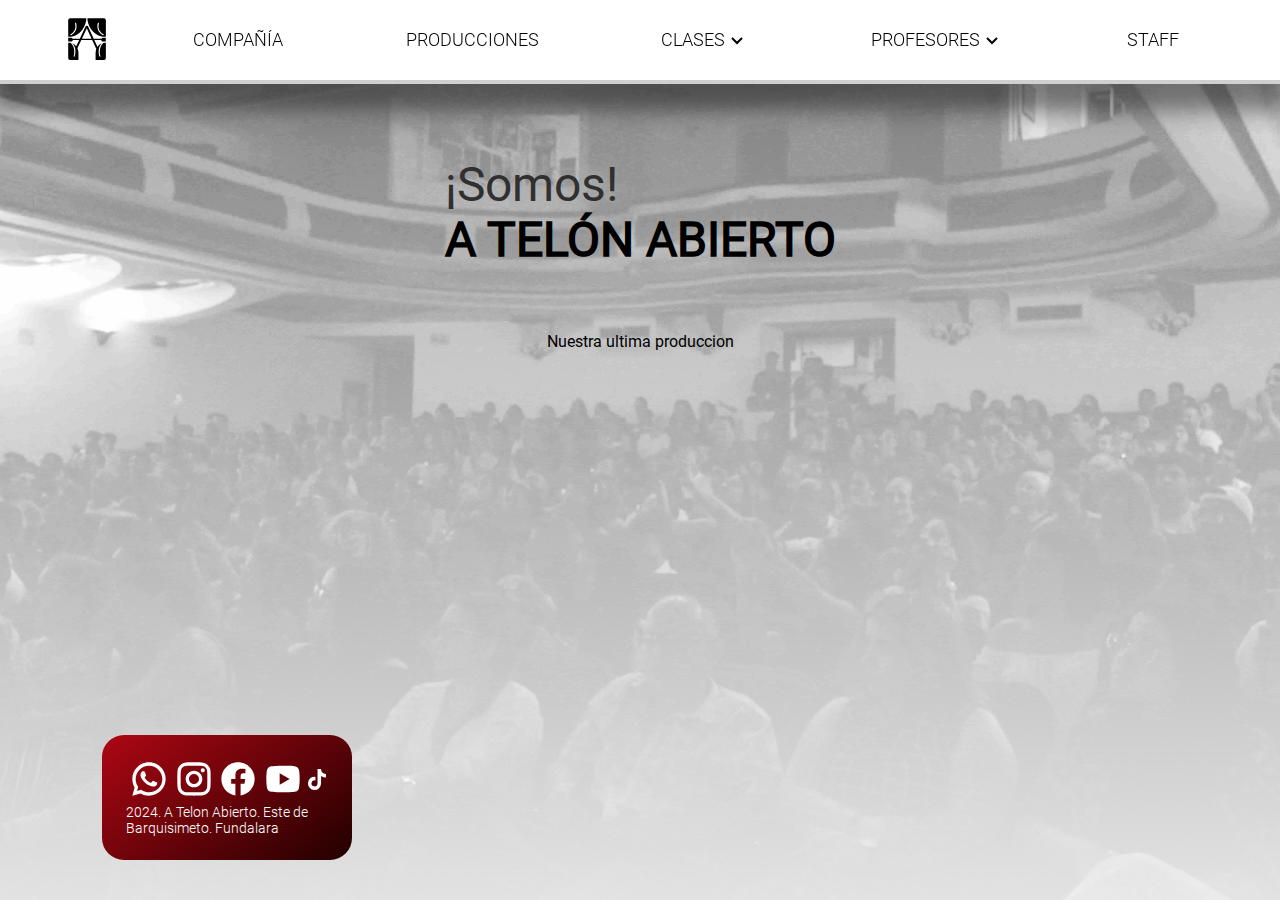
<file: index.html>
<!DOCTYPE html>
<html lang="en">
<head>
    <meta charset="UTF-8">
    <meta name="viewport" content="width=device-width, initial-scale=1.0">
    <link rel="icon" href="./atassets/icons/ata-logo-new.png" type="image/png">
    <title>A telón abierto</title>





    <link rel="stylesheet" href="./css/normalize.css">
    
    <link rel="stylesheet" href="./css/main.css">

    <link rel="stylesheet" href="./css/navbar.css">
    
    <link rel="stylesheet" href="./css/home-page.css">
    <link rel="stylesheet" href="./css/slide-track.css">
    <link rel="stylesheet" href="./css/next-production.css">
    <link rel="stylesheet" href="./css/footer.css">

</head>
<body class="index-body body-red">
    <header>
        <nav class="navbar">
            <button class="toggle_btn">
                
     
                <svg class="toggle_btn_icon open-icon open" xmlns="http://www.w3.org/2000/svg" viewBox="0 0 24 24" style="fill: currentColor"><path d="M4 6h16v2H4zm0 5h16v2H4zm0 5h16v2H4z"></path></svg>

                <svg class="toggle_btn_icon close-icon close" xmlns="http://www.w3.org/2000/svg" viewBox="0 0 24 24" style="fill: currentColor"><path d="M21 11H6.414l5.293-5.293-1.414-1.414L2.586 12l7.707 7.707 1.414-1.414L6.414 13H21z"></path></svg>


            </button>

            <ul class="menu">
                <li class="menu-li"><a href="./company.html" class=""><p class="navbar-p">Compañía</p></a>
                
                </li>
                <li class="menu-li"><a href="./productions.html" ><p class="navbar-p">Producciones</p></a>
                
                </li>
                <li class="menu-li"><a href="./classes.html" ><p class="navbar-p">Clases</p> <svg class="" xmlns="http://www.w3.org/2000/svg" width="24" height="24" viewBox="0 0 24 24" style=" fill: currentColor"><path d="M16.293 9.293 12 13.586 7.707 9.293l-1.414 1.414L12 16.414l5.707-5.707z"></path></svg> </a>   

                    <ul class="li_dropdown_menu">
                        <li><a href="./classes.html#academy-section"><p class="navbar-p">Academia de teatro</p></a></li>
                        <li><a href="./classes.html#storytelling-section"><p class="navbar-p">Club de narracion oral escenica</p></a></li>
                    </ul>


                
                </li>
                <li class="menu-li"><a href="./teachers.html"><p class="navbar-p">Profesores</p><svg class="" xmlns="http://www.w3.org/2000/svg" width="24" height="24" viewBox="0 0 24 24" style=" fill: currentColor"><path d="M16.293 9.293 12 13.586 7.707 9.293l-1.414 1.414L12 16.414l5.707-5.707z"></path></svg>  </a>  

                    <ul class="li_dropdown_menu">
                        <li><a href="./teachers.html#teacher-david"><p class="navbar-p">David Torres</p></a></li>
                        <li><a href="./teachers.html#teacher-maria-gracia"><p class="navbar-p">María Hernandez</p></a></li>
                        <li><a href="./teachers.html#teacher-gabriel"><p class="navbar-p">Gabriel Blanco</p></a></li>
                        <li><a href="./teachers.html#teacher-edward"><p class="navbar-p">Edward Rincones</p></a></li>
                    </ul>
                
                </li>
                <li class="menu-li"><a href="./staff.html"><p class="navbar-p">Staff</p></a>
                
                </li>
            </ul>




            <a class="logo" href="./index.html">
              <!--  <img src="./atassets/icons/ata-logue-light.svg" alt="Logo de A telón abierto">-->

                <svg class="ata-logo" version="1.1" id="Capa_1" xmlns="http://www.w3.org/2000/svg" xmlns:xlink="http://www.w3.org/1999/xlink" x="0px" y="0px"
	viewBox="0 0 1026 557.27" enable-background="new 0 0 1026 557.27" xml:space="preserve">
<g>
	<path fill="currentColor" d="M728.707,308.434c0,0-17.285-0.71-19.612,0.554c-10.815,5.871-24.99,22.304-32.508,38.358
		c-12.428,26.539-13.626,64.436-10.219,89.601c0.749,5.534,2.605,11.804,5.331,22.254c1.5,5.745-6.261,7.037-9.738,2.225
		c-3.457-4.787-7.156-17.985-8.509-29.251c-2.394-19.944-2.111-32.026,1.595-60.098c3.089-23.383,21.276-46.35,27.104-53.194
		c0.442-0.521-0.127-1.267-0.752-0.995c-14.902,6.535-30.777,19.485-42.619,36.221l-35.462-76.875h76.716
		c1.548,10.428,10.511,18.437,21.369,18.437h26.192c2.179,0,3.944-1.767,3.944-3.944v-35.368c0-2.179-1.766-3.944-3.944-3.944
		h-26.192c-7.927,0-14.838,4.278-18.604,10.638h-86.023l-60.83-131.869c-1.391-3.015-3.405-5.742-6.057-7.741
		c-9.941-7.492-21.474-2.045-24.829,6.21L442.247,263.05h-80.211c-3.765-6.359-10.676-10.638-18.602-10.638H317.24
		c-2.178,0-3.944,1.766-3.944,3.944v35.368c0,2.178,1.766,3.944,3.944,3.944h26.194c10.857,0,19.82-8.009,21.367-18.437h70.77
		l-33.364,70.855c-11.173-13.796-24.961-24.444-38.007-30.178c-0.637-0.279-1.214,0.485-0.763,1.015
		c5.867,6.901,23.984,29.819,27.064,53.151c3.707,28.071,3.99,40.153,1.596,60.098c-1.352,11.266-5.052,24.464-8.509,29.251
		c-3.477,4.813-11.237,3.521-9.738-2.225c2.726-10.45,4.582-16.72,5.332-22.254c3.408-25.165,2.209-63.062-10.219-89.601
		c-7.519-16.055-21.693-32.487-32.509-38.358c-2.327-1.264-19.611-0.554-19.611-0.554c-1.95,0-3.546,1.595-3.546,3.545v162.077
		c0,14.601,11.946,26.548,26.546,26.548h84.43c0.02,0,1.102,0,1.122,0c0.279-0.006,1.862,0.184,1.925-2.233
		c0.219-8.488,0.547-41.866,0.411-53.698c-0.119-10.338,1.311-35.953-6.117-60.63c-1.538-5.11-3.516-10.062-5.845-14.819
		l43.315-91.99H579.89l45.999,99.719c0.088,0.188,0.2,0.354,0.297,0.533c-0.825,2.156-1.582,4.342-2.251,6.558
		c-7.428,24.677-5.997,50.292-6.116,60.63c-0.135,11.832,0.191,45.21,0.41,53.698c0.063,2.417,1.646,2.228,1.927,2.233
		c0.02,0,1.101,0,1.12,0h84.431c14.601,0,26.546-11.947,26.546-26.548V311.979C732.252,310.029,730.656,308.434,728.707,308.434
		 M465.762,263.05l54.346-115.416l53.241,115.416H465.762z"/>
	<path fill="currentColor" d="M721.01,241.976c0.959,0,1.52-0.019,1.636-0.022c4.162-0.002,6.423-0.564,7.799-1.943c1.824-1.829,1.817-4.816,1.807-9.764
		l-0.002-168.763c0-10.017-10.257-24.252-19.827-24.252l-170.604-1.199h-0.183c-4.725,0.03-8.181,0-10.568,1.242
		c-2.592,1.347-3.697,3.97-3.697,8.795c0.029,0.65,3.371,65.63,51.113,125.414C632.533,239.169,708.861,241.976,721.01,241.976
		 M643.042,89.678c1.171-3.324,4.818-5.072,8.14-3.899c3.321,1.17,5.066,4.81,3.903,8.129c-0.071,0.202-6.958,20.336-4.126,44.991
		c3.729,32.452,21.85,57.285,53.857,73.804c3.133,1.617,4.361,5.468,2.745,8.599c-1.134,2.195-3.365,3.457-5.677,3.457
		c-0.984,0-1.984-0.23-2.921-0.712c-45.098-23.276-57.925-58.644-60.744-84.217C635.192,112.374,642.72,90.591,643.042,89.678"/>
	<path fill="#currentColor" d="M322.739,241.954c0.115,0.004,0.666,0.022,1.608,0.022c11.942,0,86.969-2.807,140.097-70.492
		c46.928-59.784,50.213-124.764,50.241-125.414c0-4.826-1.086-7.448-3.634-8.795c-2.349-1.242-5.743-1.211-10.388-1.242h-0.181
		l-167.694,1.199c-9.407,0-19.489,14.235-19.489,24.252l-0.001,168.763c-0.01,4.947-0.017,7.935,1.775,9.764
		C316.426,241.389,318.647,241.952,322.739,241.954 M340.264,212.704c31.463-16.52,49.274-41.352,52.94-73.806
		c2.784-24.653-3.987-44.788-4.056-44.989c-1.143-3.32,0.573-6.959,3.836-8.129c3.265-1.172,6.85,0.575,8.001,3.899
		c0.318,0.913,7.715,22.696,4.74,50.153c-2.771,25.572-15.379,60.939-59.708,84.216c-0.92,0.481-1.904,0.712-2.872,0.712
		c-2.272,0-4.465-1.262-5.58-3.457C335.977,218.169,337.185,214.321,340.264,212.704"/>
</g>
</svg>
                
            </a>
        </nav>

        <div class="dropdown_menu">
            <li><a href="./company.html"><p>Compañia</p><img src="./atassets/icons/bank-dark.svg" alt="Logo de una escuela"> </a></li>
            <li><a href="./productions.html" ><p>Producciones</p><img src="./atassets/icons/masks-theater-solid (1).svg" alt="Logo de una mascara de teatro"> </a></li>
            <li><a href="./classes.html" ><p>Clases</p><img src="./atassets/icons/scroll-solid (2).svg" alt=""> </a></li>
            <li><a href="./teachers.html"><p>Profesores</p><img src="./atassets/icons/users-line-solid-dark.svg" alt=""></a></li>
            <li><a href="./staff.html"><p>Staff</p><img src="./atassets/icons/film-solid-dark.svg" alt=""></a></li>
            <li><a href="#footer"><p>Contactanos</p><img src="./atassets/icons/user-solid (2).svg" alt=""></a></li>
            
        </div>




<!--        <a href="./principito.html" class="comming-soon-notice"> <p>Próximamente</p></a>
    -->
    </header>




    <main class="index-main">

        <section class="home-page-section">
            <h2 class="home-page-h2"><span>¡Somos!</span><br>A TELÓN ABIERTO</h2>

            <p class="home-page-p">Nuestra ultima produccion</p>

            <div class="home-page-video-container" alt="Video corto de YouTube en que el se muestra la ultima produccion de A Telon Abierto `El profe`. Protagonizada por nuestro director David Torres y escrita por Luis Dominguez">

                <iframe class="video" src="https://www.youtube.com/embed/MLslT1aRrHY?si=42yrZ1jv3If6XDqn" title="YouTube video player" frameborder="0" allow="accelerometer; autoplay; clipboard-write; encrypted-media; gyroscope; picture-in-picture; web-share" referrerpolicy="strict-origin-when-cross-origin" allowfullscreen></iframe>
            </div>




        </section>

        <section class="footer-section">
            <footer class="index-footer" id="contact-us">

                <ul class="contact-container index-contact-container" alt="seccion de las redes sociales de A Telón Abierto">
                    <ul class="social-media-container index-social-media-container">
                        <li>
                            <a href="https://wa.me/584245127649">
                                <img class="index-footer-img" src="./atassets/icons/whatsapp-line-light.svg" alt="Logo de whatsapp">
                            </a>   
                        </li>
                        <li>
                            <a href="https://www.instagram.com/atelonabiertoteatro?utm_source=ig_web_button_share_sheet&igsh=ZDNlZDc0MzIxNw=="> 
                                <img class="index-footer-img" src="./atassets/icons/instagram-line-light.svg" alt="Logo de instagram">
                            </a>      
                        </li>
                        <li>
                            <a href="https://www.facebook.com/atelonabiertoteatro?show_switched_toast=0&show_invite_to_follow=0&show_switched_tooltip=0&show_podcast_settings=0&show_community_review_changes=0&show_community_rollback=0&show_follower_visibility_disclosure=0">
                                <img class="index-footer-img" src="./atassets/icons/facebook-circle-fill-light.svg" alt="Logo de facebook">
                            </a>
                        </li>
                        <li>
                            <a href="https://www.youtube.com/@atelonabiertoteatro">
                                <img class="index-footer-img" src="./atassets/icons/youtube-fill-light.svg" alt="Logo de YouTube">
                            </a>   
                        </li>
                        <li>
                            <a href="https://www.tiktok.com/@atelonabierto?is_from_webapp=1&sender_device=pc">
                                <img class="index-footer-img-tiktok-logue" src="./atassets/icons/tiktok-light.svg" alt="Logo de tiktok">
                            </a>
                        </li>
                        
                    </ul>
                   
                    <li class="direction">
                         <p> 2024. A Telon Abierto. Este de Barquisimeto. Fundalara</p>
                    </li>
                </ul>
        
        
            </footer>
        </section>




        


    </main>

    

<!--  
    <section class="next__production__section" id="next__production__section" alt="Seccion de la proxima produccion de A telón Abierto">

        <img class="campanero__letters" src="./atassets/campanero/titulo con icono.png" alt="">
        <a href="https://wa.me/584245127649"><button class="button__to__ws" ><p> ¡Adquiere tus entradas!</p></button></a>



        <div class="counter__container" alt="Contador regresivo del dia de presentacion de nuestra proxima producción">

            <h2>Faltan</h2>


    
            <div class="regresive__counter__container">
        
                
        
                <div>
                    <p class="counter__number" id="days">99</p>
                    <p>Meses</p>
        
                </div>
                <div>
                    <p class="counter__number" id="hours">23</p>
                    <p>horas</p>
        
                </div>
                <div>
                    <p class="counter__number" id="minutes">12</p>
                    <p>Minutos</p>
        
                </div>
                <div>
                    <p class="counter__number" id="seconds">12</p>
                    <p>Segundos</p>
        
                </div>
        
        
        
            </div>
    
        </div>

    </section>-->




   
  




    <script src="./js/app.js"></script>
    
</body>
</html>
</file>
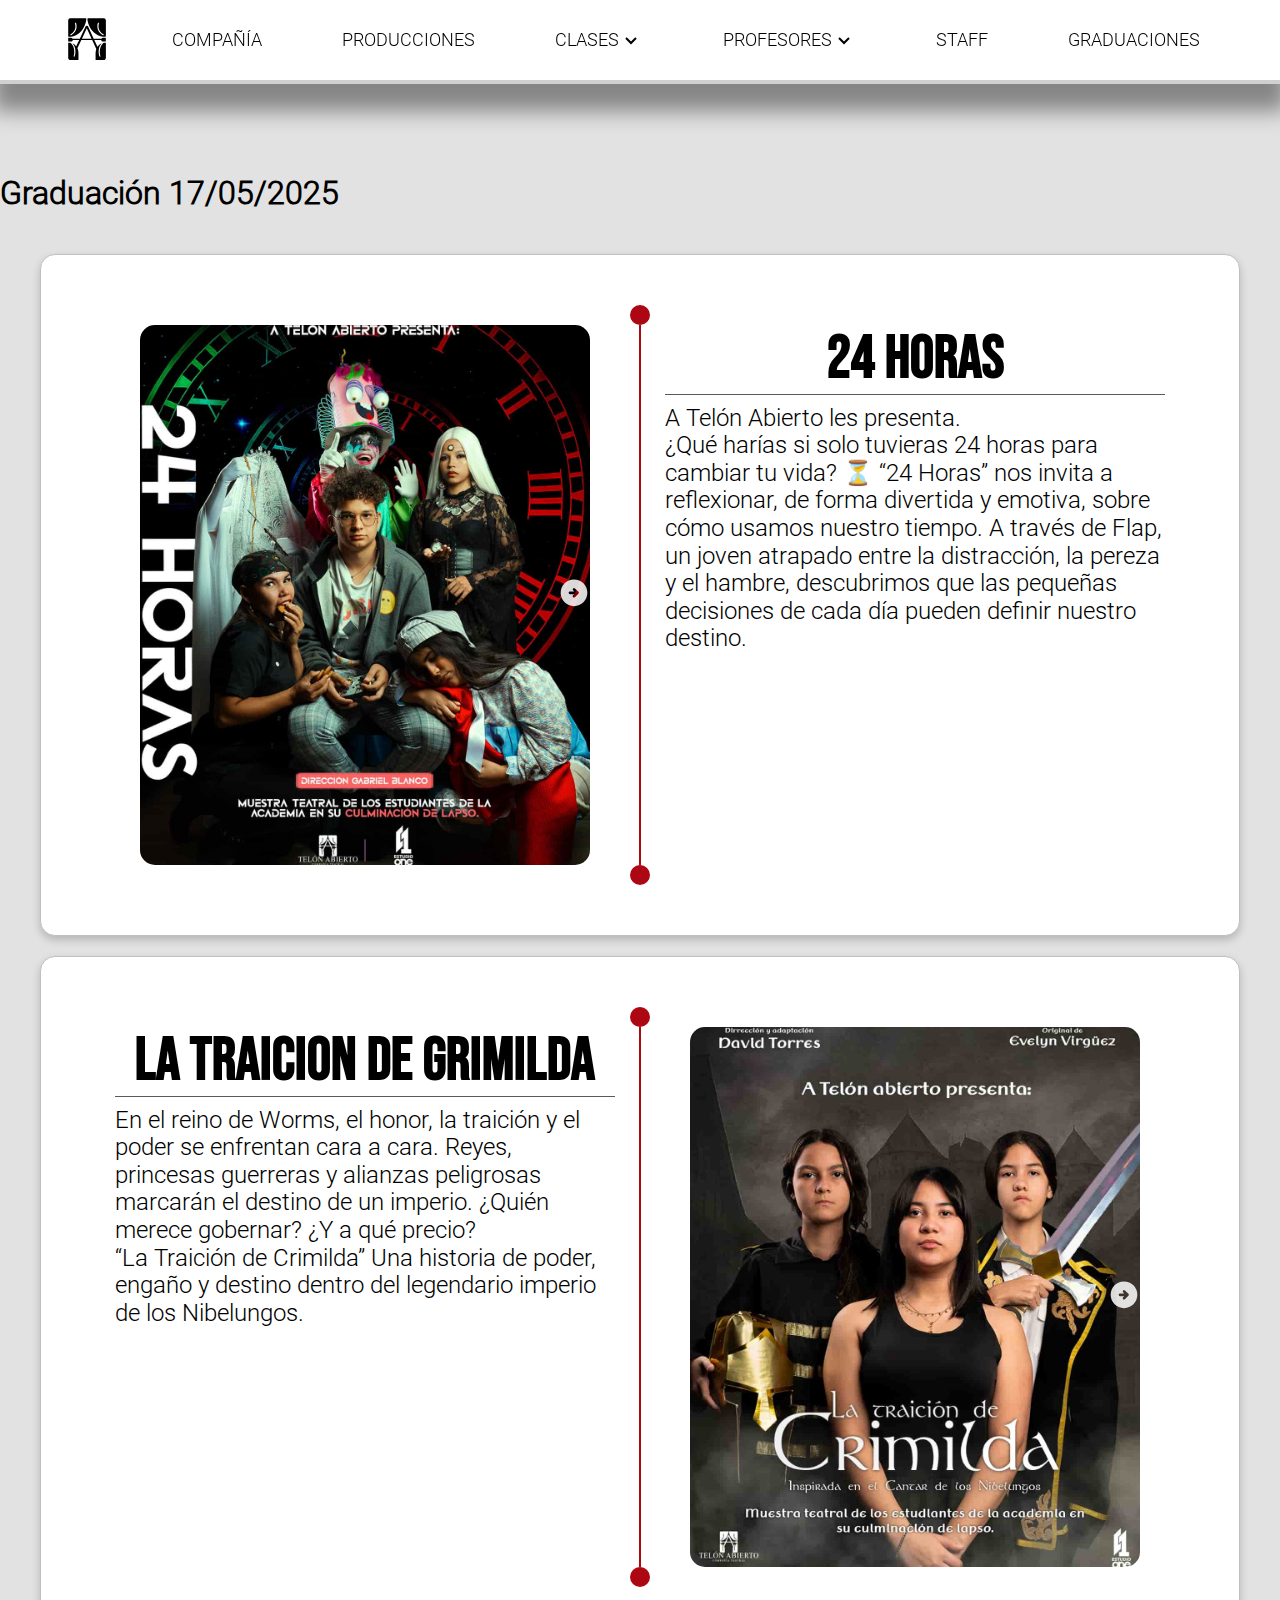
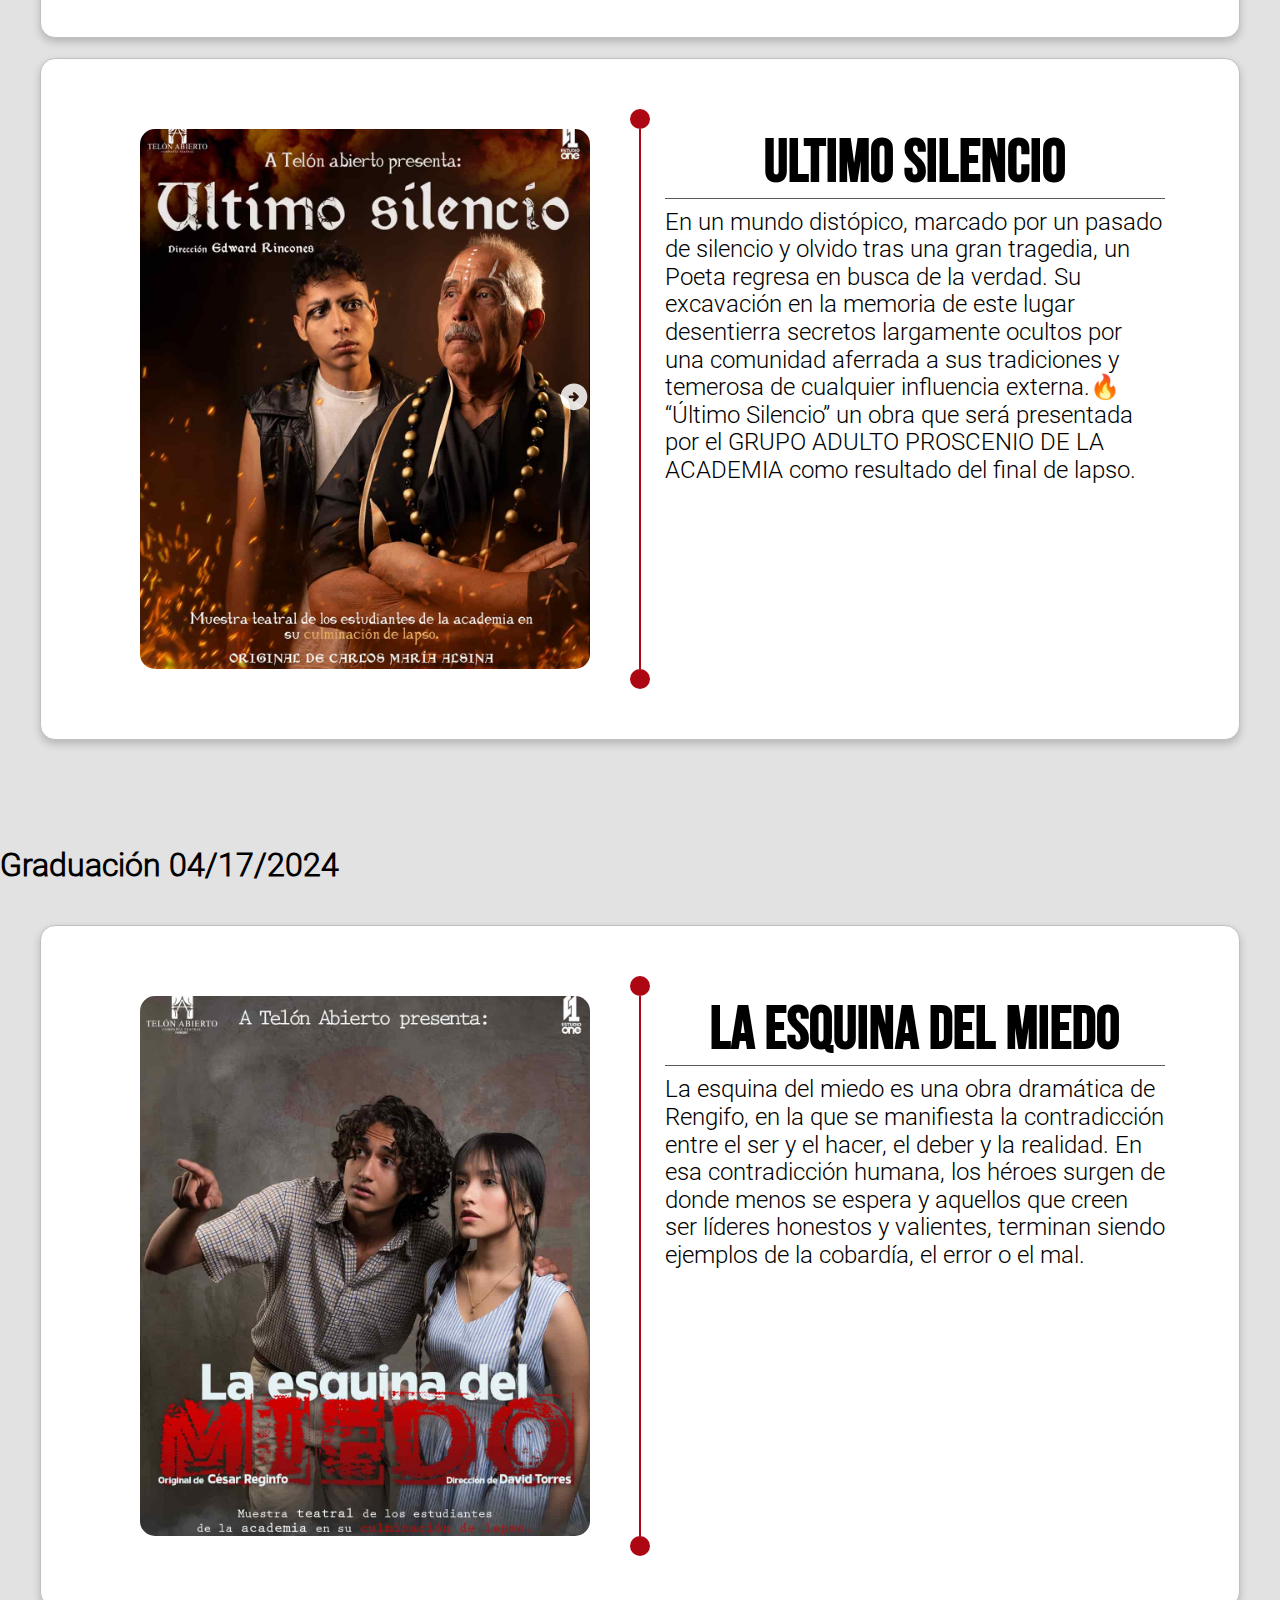
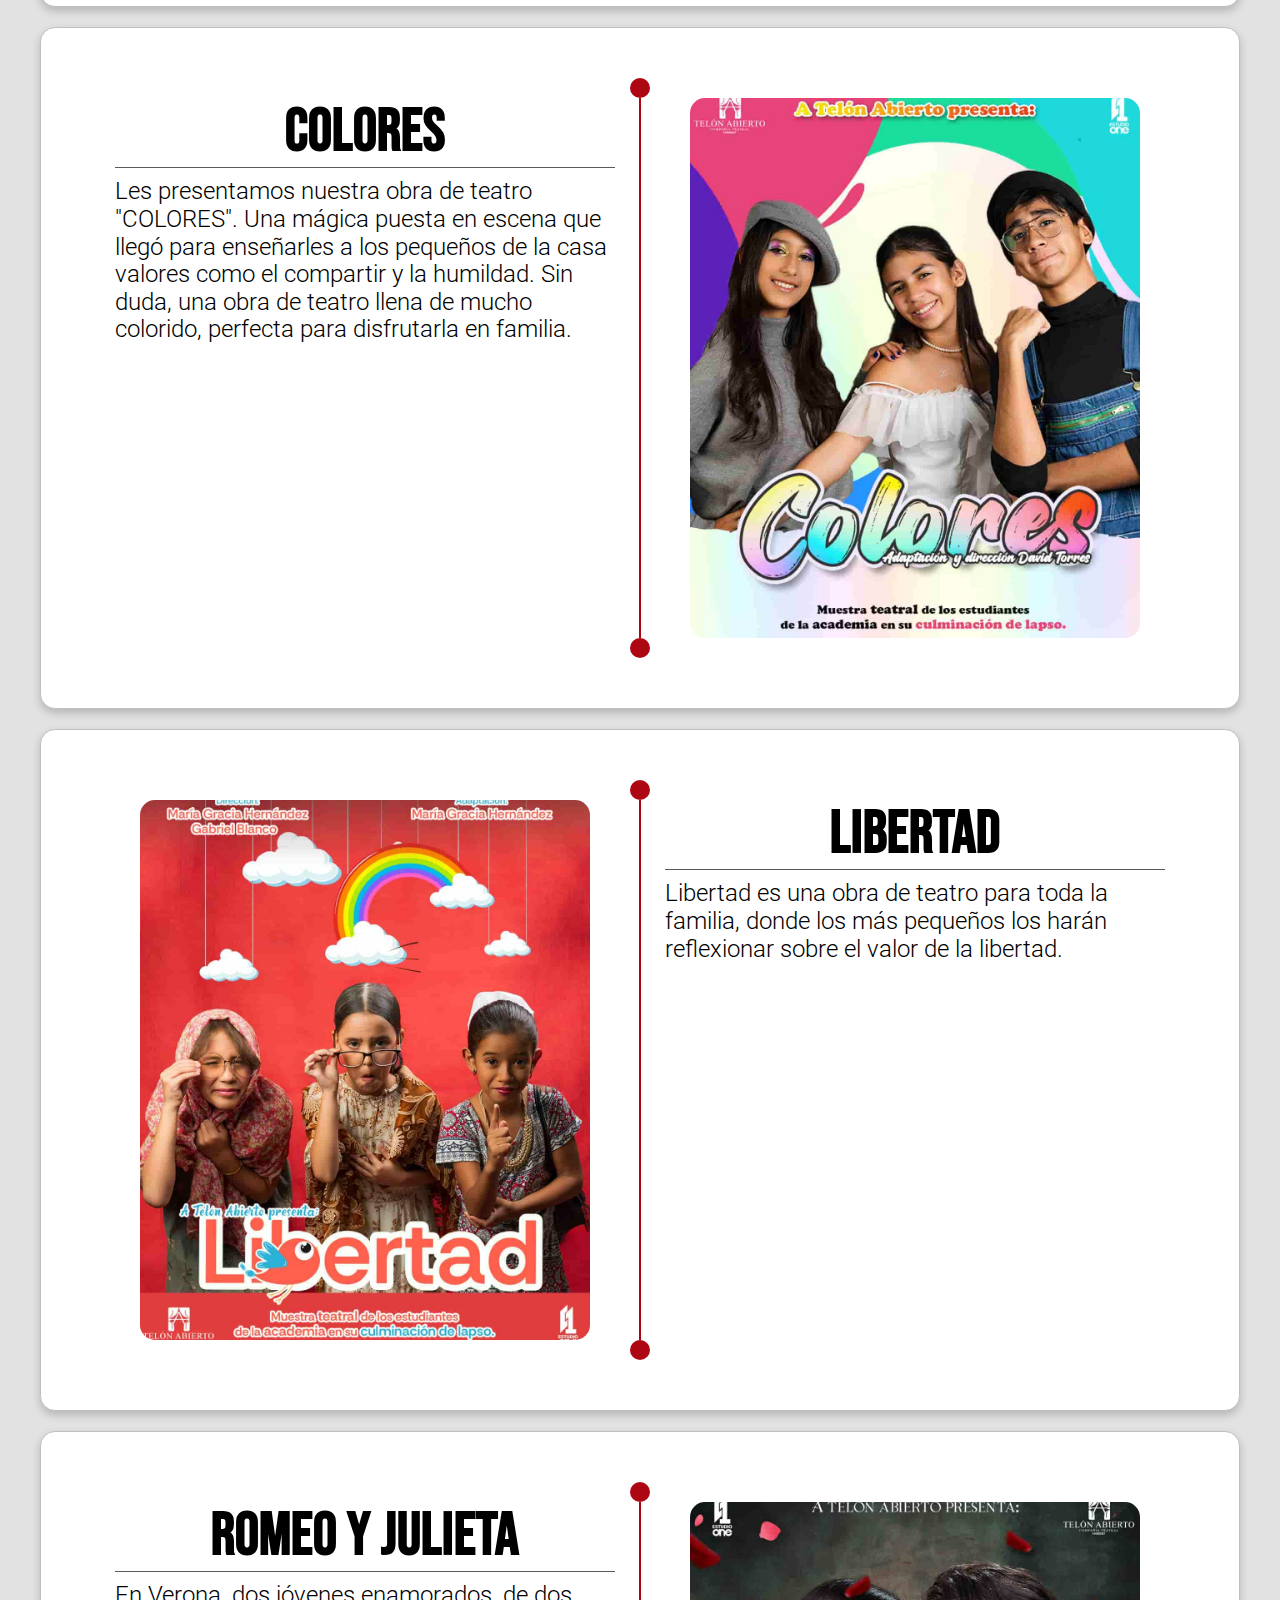
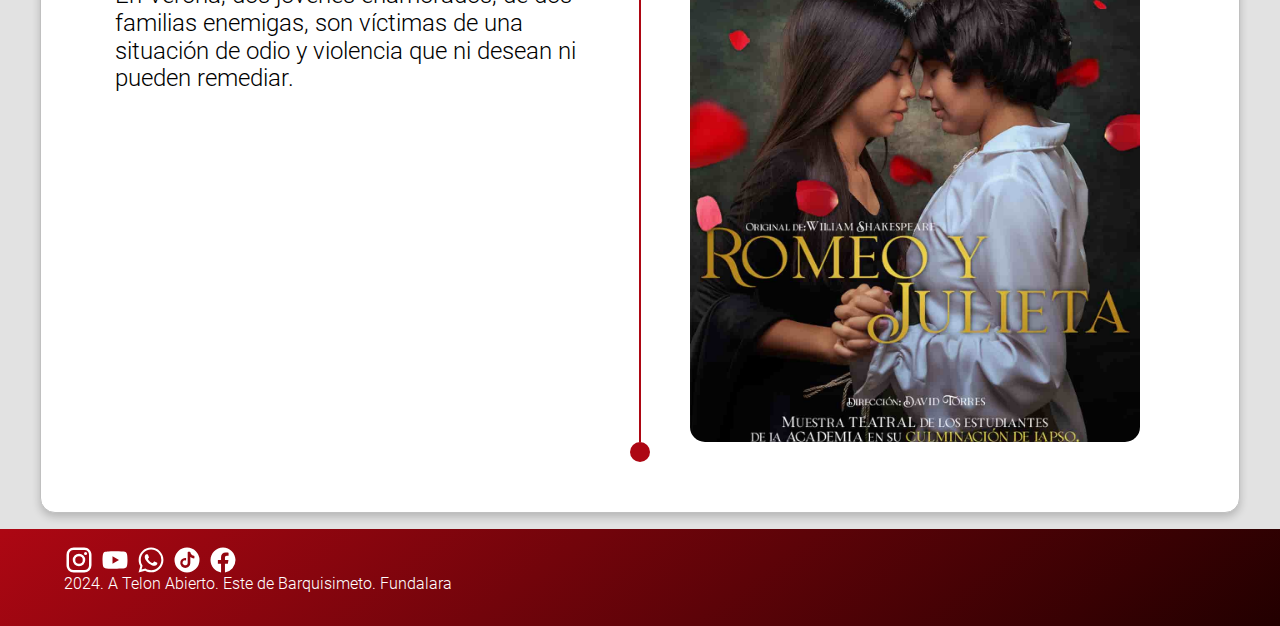
<file: annualGraduations.html>
<!DOCTYPE html>
<html lang="en">
<head>
    <meta charset="UTF-8">
    <meta name="viewport" content="width=device-width, initial-scale=1.0">
    <link rel="icon" href="./atassets/icons/ata-logo-new.png" type="image/png">
    <title>A telón abierto</title>
    <link rel="stylesheet" href="./css/normalize.css">
    <link rel="stylesheet" href="./css/main.css">
    <link rel="stylesheet" href="./css/navbar.css">
    <link rel="stylesheet" href="./css/footer.css">
    <link rel="stylesheet" href="./css/company.css">
    <link rel="stylesheet" href="./css/productions.css">

    
</head>
<body class="body-red graduations-page">
    <header>
        <nav class="navbar">
            <button class="toggle_btn">
                
     
                <svg class="toggle_btn_icon open-icon open" xmlns="http://www.w3.org/2000/svg" viewBox="0 0 24 24" style="fill: currentColor"><path d="M4 6h16v2H4zm0 5h16v2H4zm0 5h16v2H4z"></path></svg>

                <svg class="toggle_btn_icon close-icon close" xmlns="http://www.w3.org/2000/svg" viewBox="0 0 24 24" style="fill: currentColor"><path d="M21 11H6.414l5.293-5.293-1.414-1.414L2.586 12l7.707 7.707 1.414-1.414L6.414 13H21z"></path></svg>


            </button>

            <ul class="menu">
                <li class="menu-li"><a href="./company.html" class=""><p class="navbar-p">Compañía</p></a>
                
                </li>
                <li class="menu-li"><a href="./productions.html" ><p class="navbar-p">Producciones</p></a>
                
                </li>
                <li class="menu-li"><a href="./classes.html" ><p class="navbar-p">Clases</p> <svg class="" xmlns="http://www.w3.org/2000/svg" width="24" height="24" viewBox="0 0 24 24" style=" fill: currentColor"><path d="M16.293 9.293 12 13.586 7.707 9.293l-1.414 1.414L12 16.414l5.707-5.707z"></path></svg> </a>   

                    <ul class="li_dropdown_menu">
                        <li><a href="./classes.html#academy-section"><p class="navbar-p">Academia de teatro</p></a></li>
                        <li><a href="./classes.html#storytelling-section"><p class="navbar-p">Club de narracion oral escenica</p></a></li>
                    </ul>


                
                </li>
                <li class="menu-li"><a href="./teachers.html"><p class="navbar-p">Profesores</p><svg class="" xmlns="http://www.w3.org/2000/svg" width="24" height="24" viewBox="0 0 24 24" style=" fill: currentColor"><path d="M16.293 9.293 12 13.586 7.707 9.293l-1.414 1.414L12 16.414l5.707-5.707z"></path></svg>  </a>  

                    <ul class="li_dropdown_menu">
                        <li><a href="./teachers.html#teacher-david"><p class="navbar-p">David Torres</p></a></li>
                        <li><a href="./teachers.html#teacher-maria-gracia"><p class="navbar-p">María Hernandez</p></a></li>
                        <li><a href="./teachers.html#teacher-gabriel"><p class="navbar-p">Gabriel Blanco</p></a></li>
                        <li><a href="./teachers.html#teacher-edward"><p class="navbar-p">Edward Rincones</p></a></li>
                    </ul>
                
                </li>
                <li class="menu-li"><a href="./staff.html"><p class="navbar-p">Staff</p></a>
                
                </li>
                <li class="menu-li"><a href="./annualGraduations.html" class="active"><p class="navbar-p">Graduaciones</p></a>
                
                </li>
            </ul>




            <a class="logo" href="./index.html">
              <!--  <img src="./atassets/icons/ata-logue-light.svg" alt="Logo de A telón abierto">-->

                <svg class="ata-logo" version="1.1" id="Capa_1" xmlns="http://www.w3.org/2000/svg" xmlns:xlink="http://www.w3.org/1999/xlink" x="0px" y="0px"
	viewBox="0 0 1026 557.27" enable-background="new 0 0 1026 557.27" xml:space="preserve">
<g>
	<path fill="currentColor" d="M728.707,308.434c0,0-17.285-0.71-19.612,0.554c-10.815,5.871-24.99,22.304-32.508,38.358
		c-12.428,26.539-13.626,64.436-10.219,89.601c0.749,5.534,2.605,11.804,5.331,22.254c1.5,5.745-6.261,7.037-9.738,2.225
		c-3.457-4.787-7.156-17.985-8.509-29.251c-2.394-19.944-2.111-32.026,1.595-60.098c3.089-23.383,21.276-46.35,27.104-53.194
		c0.442-0.521-0.127-1.267-0.752-0.995c-14.902,6.535-30.777,19.485-42.619,36.221l-35.462-76.875h76.716
		c1.548,10.428,10.511,18.437,21.369,18.437h26.192c2.179,0,3.944-1.767,3.944-3.944v-35.368c0-2.179-1.766-3.944-3.944-3.944
		h-26.192c-7.927,0-14.838,4.278-18.604,10.638h-86.023l-60.83-131.869c-1.391-3.015-3.405-5.742-6.057-7.741
		c-9.941-7.492-21.474-2.045-24.829,6.21L442.247,263.05h-80.211c-3.765-6.359-10.676-10.638-18.602-10.638H317.24
		c-2.178,0-3.944,1.766-3.944,3.944v35.368c0,2.178,1.766,3.944,3.944,3.944h26.194c10.857,0,19.82-8.009,21.367-18.437h70.77
		l-33.364,70.855c-11.173-13.796-24.961-24.444-38.007-30.178c-0.637-0.279-1.214,0.485-0.763,1.015
		c5.867,6.901,23.984,29.819,27.064,53.151c3.707,28.071,3.99,40.153,1.596,60.098c-1.352,11.266-5.052,24.464-8.509,29.251
		c-3.477,4.813-11.237,3.521-9.738-2.225c2.726-10.45,4.582-16.72,5.332-22.254c3.408-25.165,2.209-63.062-10.219-89.601
		c-7.519-16.055-21.693-32.487-32.509-38.358c-2.327-1.264-19.611-0.554-19.611-0.554c-1.95,0-3.546,1.595-3.546,3.545v162.077
		c0,14.601,11.946,26.548,26.546,26.548h84.43c0.02,0,1.102,0,1.122,0c0.279-0.006,1.862,0.184,1.925-2.233
		c0.219-8.488,0.547-41.866,0.411-53.698c-0.119-10.338,1.311-35.953-6.117-60.63c-1.538-5.11-3.516-10.062-5.845-14.819
		l43.315-91.99H579.89l45.999,99.719c0.088,0.188,0.2,0.354,0.297,0.533c-0.825,2.156-1.582,4.342-2.251,6.558
		c-7.428,24.677-5.997,50.292-6.116,60.63c-0.135,11.832,0.191,45.21,0.41,53.698c0.063,2.417,1.646,2.228,1.927,2.233
		c0.02,0,1.101,0,1.12,0h84.431c14.601,0,26.546-11.947,26.546-26.548V311.979C732.252,310.029,730.656,308.434,728.707,308.434
		 M465.762,263.05l54.346-115.416l53.241,115.416H465.762z"/>
	<path fill="currentColor" d="M721.01,241.976c0.959,0,1.52-0.019,1.636-0.022c4.162-0.002,6.423-0.564,7.799-1.943c1.824-1.829,1.817-4.816,1.807-9.764
		l-0.002-168.763c0-10.017-10.257-24.252-19.827-24.252l-170.604-1.199h-0.183c-4.725,0.03-8.181,0-10.568,1.242
		c-2.592,1.347-3.697,3.97-3.697,8.795c0.029,0.65,3.371,65.63,51.113,125.414C632.533,239.169,708.861,241.976,721.01,241.976
		 M643.042,89.678c1.171-3.324,4.818-5.072,8.14-3.899c3.321,1.17,5.066,4.81,3.903,8.129c-0.071,0.202-6.958,20.336-4.126,44.991
		c3.729,32.452,21.85,57.285,53.857,73.804c3.133,1.617,4.361,5.468,2.745,8.599c-1.134,2.195-3.365,3.457-5.677,3.457
		c-0.984,0-1.984-0.23-2.921-0.712c-45.098-23.276-57.925-58.644-60.744-84.217C635.192,112.374,642.72,90.591,643.042,89.678"/>
	<path fill="#currentColor" d="M322.739,241.954c0.115,0.004,0.666,0.022,1.608,0.022c11.942,0,86.969-2.807,140.097-70.492
		c46.928-59.784,50.213-124.764,50.241-125.414c0-4.826-1.086-7.448-3.634-8.795c-2.349-1.242-5.743-1.211-10.388-1.242h-0.181
		l-167.694,1.199c-9.407,0-19.489,14.235-19.489,24.252l-0.001,168.763c-0.01,4.947-0.017,7.935,1.775,9.764
		C316.426,241.389,318.647,241.952,322.739,241.954 M340.264,212.704c31.463-16.52,49.274-41.352,52.94-73.806
		c2.784-24.653-3.987-44.788-4.056-44.989c-1.143-3.32,0.573-6.959,3.836-8.129c3.265-1.172,6.85,0.575,8.001,3.899
		c0.318,0.913,7.715,22.696,4.74,50.153c-2.771,25.572-15.379,60.939-59.708,84.216c-0.92,0.481-1.904,0.712-2.872,0.712
		c-2.272,0-4.465-1.262-5.58-3.457C335.977,218.169,337.185,214.321,340.264,212.704"/>
</g>
</svg>
                
            </a>
        </nav>

        <div class="dropdown_menu">
            <li><a href="./company.html"><p>Compañia</p><img src="./atassets/icons/bank-dark.svg" alt="Logo de una escuela"> </a></li>
            <li><a href="./productions.html" ><p>Producciones</p><img src="./atassets/icons/masks-theater-solid (1).svg" alt="Logo de una mascara de teatro"> </a></li>
            <li><a href="./classes.html" ><p>Clases</p><img src="./atassets/icons/scroll-solid (2).svg" alt=""> </a></li>
            <li><a href="./teachers.html"><p>Profesores</p><img src="./atassets/icons/users-line-solid-dark.svg" alt=""></a></li>
            <li><a href="./staff.html"><p>Staff</p><img src="./atassets/icons/film-solid-dark.svg" alt=""></a></li>
            <li><a href="./annualGraduations.html" class="active"><p>Graduaciones</p><img src="./atassets/icons/gratuationsIcon.svg" alt="Icono de graduación"></a></li>
            <li><a href="#footer"><p>Contactanos</p><img src="./atassets/icons/user-solid (2).svg" alt=""></a></li>
            
        </div>




<!--        <a href="./principito.html" class="comming-soon-notice"> <p>Próximamente</p></a>-->

</header>
   




    <main class="productions-main">

        <section class="productions-section">

            <div class="productions-section-body">

            <div class="graduation-title-container">
                <h1 class="graduation-title">Graduación 17/05/2025</h1>
            </div>

            <!--    <img class="wave" src="./atassets/waves/wave-one-productions.svg" alt="Division">-->


               
                <div class="productions-grid production-24horas">

                    <div class="production-images">
                     
            
                                <div class="carousel-div productions-carousel-div">
                                    
                                    <button class="carousel-button carousel-button-left" id="carousel-arrow-left"><img class="carousel-button-img" src="./atassets/icons/arrow-circle.svg" alt="Flecha para deslizar galeria de imagen hacia la izquierda"></button>
                                  
                                    <ul class="carousel-ul" id="carousel-ul">
                                        <li class="carousel-li" id="carousel-li">
                                            <img class="carousel-img" src="./atassets/ataNextProductions/main24hoursposter.jpg" alt="" style="border-radius: 10px;">
                                        </li>
                                        <li class="carousel-li" id="carousel-li">
                                            <img class="carousel-img" src="./atassets/ataNextProductions/24hoursposter1.jpg" alt="" style="border-radius: 10px;">
                                        </li>
                                        <li class="carousel-li" id="carousel-li">
                                            <img class="carousel-img" src="./atassets/ataNextProductions/24hoursposter2.jpg" alt="" style="border-radius: 10px;">
                                        </li>
                                    </ul>
                                    
                                    <button class="carousel-button carousel-button-right" id="carousel-arrow-right"><img class="carousel-button-img" src="./atassets/icons/arrow-circle.svg" alt="Flecha para deslizar galeria de imagen hacia la derecha"></button>
            
                                </div>
            
                           

                    </div>

                    <div class="line"></div>

                    <div class="production">

                        
                        <div class="production-name">24 HORAS</div>
                        <div class="production-description"><p>A Telón Abierto les presenta.<br>
                            ¿Qué harías si solo tuvieras 24 horas para cambiar tu vida? ⏳

“24 Horas” nos invita a reflexionar, de forma divertida y emotiva, sobre cómo usamos nuestro tiempo. A través de Flap, un joven atrapado entre la distracción, la pereza y el hambre, descubrimos que las pequeñas decisiones de cada día pueden definir nuestro destino.
                            
                        
                        </p>
                </div>
                </div>
                </div>

                <div class="productions-grid productions-grid-right production-colores">

                    <div class="production-images">
                     
            
                                <div class="carousel-div productions-carousel-div">
                                    
                                    <button class="carousel-button carousel-button-left" id="carousel-arrow-left"><img class="carousel-button-img" src="./atassets/icons/arrow-circle.svg" alt="Flecha para deslizar galeria de imagen hacia la izquierda"></button>
                                  
                                    <ul class="carousel-ul" id="carousel-ul">
                                        <li class="carousel-li" id="carousel-li">
                                            <img class="carousel-img" src="./atassets/ataNextProductions/mainlatraicionposter.jpg" alt="" style="border-radius: 10px;">
                                        </li>
                                        <li class="carousel-li" id="carousel-li">
                                            <img class="carousel-img" src="./atassets/ataNextProductions/latraicionposter1.jpg" alt="" style="border-radius: 10px;">
                                        </li>
                                        <li class="carousel-li" id="carousel-li">
                                            <img class="carousel-img" src="./atassets/ataNextProductions/latraicionposter2.jpg" alt="" style="border-radius: 10px;">
                                        </li>
                                        <li class="carousel-li" id="carousel-li">
                                            <img class="carousel-img" src="./atassets/ataNextProductions/latraicionposter3.jpg" alt="" style="border-radius: 10px;">
                                        </li>
                                    </ul>
                                    
                                    <button class="carousel-button carousel-button-right" id="carousel-arrow-right"><img class="carousel-button-img" src="./atassets/icons/arrow-circle.svg" alt="Flecha para deslizar galeria de imagen hacia la derecha"></button>
            
                                </div>
            
                           

                    </div>

                    <div class="line"></div>

                    <div class="production">

                        
                        <div class="production-name">La traicion de Grimilda</div>
                        <div class="production-description"><p>En el reino de Worms, el honor, la traición y el poder se enfrentan cara a cara. Reyes, princesas guerreras y alianzas peligrosas marcarán el destino de un imperio. ¿Quién merece gobernar? ¿Y a qué precio?<br>

                            “La Traición de Crimilda” Una historia de poder, engaño y destino dentro del legendario imperio de los Nibelungos.</p></div>
                    </div>
                </div>

                <div class="productions-grid production-silencio">

                    <div class="production-images">
                     
            
                                <div class="carousel-div productions-carousel-div">
                                    
                                    <button class="carousel-button carousel-button-left" id="carousel-arrow-left"><img class="carousel-button-img" src="./atassets/icons/arrow-circle.svg" alt="Flecha para deslizar galeria de imagen hacia la izquierda"></button>
                                  
                                    <ul class="carousel-ul" id="carousel-ul">
                                        <li class="carousel-li" id="carousel-li">
                                            <img class="carousel-img" src="./atassets/ataNextProductions/mainultimosilecioposter.jpg" alt="" style="border-radius: 10px;">
                                        </li>
                                        <li class="carousel-li" id="carousel-li">
                                            <img class="carousel-img" src="./atassets/ataNextProductions/ultimosilecioposter1.jpg" alt="" style="border-radius: 10px;">
                                        </li>
                                        <li class="carousel-li" id="carousel-li">
                                            <img class="carousel-img" src="./atassets/ataNextProductions/ultimosilencioposter2.jpg" alt="" style="border-radius: 10px;">
                                        </li>
                                        <li class="carousel-li" id="carousel-li">
                                            <img class="carousel-img" src="./atassets/ataNextProductions/ultimosilencioposter3.jpg" alt="" style="border-radius: 10px;">
                                        </li>
                                    </ul>
                                    
                                    <button class="carousel-button carousel-button-right" id="carousel-arrow-right"><img class="carousel-button-img" src="./atassets/icons/arrow-circle.svg" alt="Flecha para deslizar galeria de imagen hacia la derecha"></button>
            
                                </div>
            
                           

                    </div>

                    <div class="line"></div>

                    <div class="production">

                        
                        <div class="production-name">Ultimo silencio</div>
                        <div class="production-description"><p>En un mundo distópico, marcado por un pasado de silencio y olvido tras una gran tragedia, un Poeta regresa en busca de la verdad. Su excavación en la memoria de este lugar desentierra secretos largamente ocultos por una comunidad aferrada a sus tradiciones y temerosa de cualquier influencia externa.🔥

                            “Último Silencio” un obra que será presentada por el GRUPO ADULTO PROSCENIO DE LA ACADEMIA como resultado del final de lapso. </p>
                        </div>
                    </div>
                </div>



                


            </div>

            <div class="productions-section-body">

            <div class="graduation-title-container">
                <h1 class="graduation-title">Graduación 04/17/2024</h1>
            </div>

                <div class="productions-grid production-esquina">

                    <div class="production-images">
                     
            
                                <div class="carousel-div productions-carousel-div">
                                    
                                    <button class="carousel-button carousel-button-left" id="carousel-arrow-left"><img class="carousel-button-img" src="./atassets/icons/arrow-circle.svg" alt="Flecha para deslizar galeria de imagen hacia la izquierda"></button>
                                  
                                    <ul class="carousel-ul" id="carousel-ul">
                                        <li class="carousel-li" id="carousel-li">
                                            <img class="carousel-img" src="./atassets/productions/esquinadelmiedo.jpg" alt="" style="border-radius: 10px;">
                                        </li>
                                    </ul>
                                    
                                    <button class="carousel-button carousel-button-right" id="carousel-arrow-right"><img class="carousel-button-img" src="./atassets/icons/arrow-circle.svg" alt="Flecha para deslizar galeria de imagen hacia la derecha"></button>
            
                                </div>
            
                           

                    </div>

                    <div class="line"></div>

                    <div class="production">

                        
                        <div class="production-name">La esquina del miedo</div>
                        <div class="production-description"><p>
                            La esquina del miedo es una obra dramática de Rengifo, en la que se manifiesta la contradicción entre el ser y el hacer, el deber y la realidad. En esa contradicción humana, los héroes surgen de donde menos se espera y aquellos que creen ser líderes honestos y valientes, terminan siendo ejemplos de la cobardía, el error o el mal.
                        </p></div>
                    </div>
                </div>

                <div class="productions-grid productions-grid-right production-colores">

                    <div class="production-images">
                     
            
                                <div class="carousel-div productions-carousel-div">
                                    
                                    <button class="carousel-button carousel-button-left" id="carousel-arrow-left"><img class="carousel-button-img" src="./atassets/icons/arrow-circle.svg" alt="Flecha para deslizar galeria de imagen hacia la izquierda"></button>
                                  
                                    <ul class="carousel-ul" id="carousel-ul">
                                        <li class="carousel-li" id="carousel-li">
                                            <img class="carousel-img" src="./atassets/productions/poster-colores.jpg" alt="" style="border-radius: 10px;">
                                        </li>
                                    </ul>
                                    
                                    <button class="carousel-button carousel-button-right" id="carousel-arrow-right"><img class="carousel-button-img" src="./atassets/icons/arrow-circle.svg" alt="Flecha para deslizar galeria de imagen hacia la derecha"></button>
            
                                </div>
            
                           

                    </div>

                    <div class="line"></div>

                    <div class="production">

                        
                        <div class="production-name">Colores</div>
                        <div class="production-description"><p>
                            Les presentamos nuestra obra de teatro "COLORES". Una mágica puesta en escena que llegó para enseñarles a los pequeños de la casa valores como el compartir y la humildad. Sin duda, una obra de teatro llena de mucho colorido, perfecta para disfrutarla en familia.
                        </p></div>
                    </div>
                </div>

                <div class="productions-grid production-libertad">

                    <div class="production-images">
                     
            
                                <div class="carousel-div productions-carousel-div">
                                    
                                    <button class="carousel-button carousel-button-left" id="carousel-arrow-left"><img class="carousel-button-img" src="./atassets/icons/arrow-circle.svg" alt="Flecha para deslizar galeria de imagen hacia la izquierda"></button>
                                  
                                    <ul class="carousel-ul" id="carousel-ul">
                                        <li class="carousel-li" id="carousel-li">
                                            <img class="carousel-img" src="./atassets/productions/libertad.jpg" alt="" style="border-radius: 10px;">
                                        </li>
                                    </ul>
                                    
                                    <button class="carousel-button carousel-button-right" id="carousel-arrow-right"><img class="carousel-button-img" src="./atassets/icons/arrow-circle.svg" alt="Flecha para deslizar galeria de imagen hacia la derecha"></button>
            
                                </div>
            
                           

                    </div>

                    <div class="line"></div>

                    <div class="production">

                        
                        <div class="production-name">Libertad</div>
                        <div class="production-description"><p>Libertad es una obra de teatro para toda la familia, donde los más pequeños los harán reflexionar sobre el valor de la libertad.</p></div>
                    </div>
                </div>

                <div class="productions-grid productions-grid-right production-romeo">

                    <div class="production-images">
                     
            
                                <div class="carousel-div productions-carousel-div">
                                    
                                    <button class="carousel-button carousel-button-left" id="carousel-arrow-left"><img class="carousel-button-img" src="./atassets/icons/arrow-circle.svg" alt="Flecha para deslizar galeria de imagen hacia la izquierda"></button>
                                  
                                    <ul class="carousel-ul" id="carousel-ul">
                                        <li class="carousel-li" id="carousel-li">
                                            <img class="carousel-img" src="./atassets/productions/romeo-y-julieta.jpg" alt="" style="border-radius: 10px;">
                                        </li>
                                    </ul>
                                    
                                    <button class="carousel-button carousel-button-right" id="carousel-arrow-right"><img class="carousel-button-img" src="./atassets/icons/arrow-circle.svg" alt="Flecha para deslizar galeria de imagen hacia la derecha"></button>
            
                                </div>
            
                           

                    </div>

                    <div class="line"></div>

                    <div class="production">

                        
                        <div class="production-name">Romeo y Julieta</div>
                        <div class="production-description"><p>
                            En Verona, dos jóvenes enamorados, de dos familias enemigas, son víctimas de una situación de odio y violencia que ni desean ni pueden remediar.
                        </p></div>
                    </div>
                </div>

            </div>
        </section>
    </main>

    <footer id="footer" class="footer">

        <div class="footer-elements-container">

            <ul class="footer-ul">
                <li class="footer-li">
                    <a class="footer-li-a" href="https://www.instagram.com/atelonabiertoteatro?utm_source=ig_web_button_share_sheet&igsh=ZDNlZDc0MzIxNw==">
                        <img class="footer-li-a-img" src="./atassets/icons/instagram-logo.svg" alt="">
                    </a>
                </li>
                <li class="footer-li">
                    <a class="footer-li-a" href="https://www.youtube.com/@atelonabiertoteatro">
                        <img class="footer-li-a-img" src="./atassets/icons/youtube-logo.svg" alt="">
                    </a>
                </li>
                <li class="footer-li">
                    <a class="footer-li-a" href="https://wa.me/584245127649">
                        <img class="footer-li-a-img" src="./atassets/icons/whatsapp-logo.svg" alt="">
                    </a>
                </li>
                <li class="footer-li">
                    <a class="footer-li-a" href="https://www.tiktok.com/@atelonabierto?is_from_webapp=1&sender_device=pc">
                        <img class="footer-li-a-img" src="./atassets/icons/tiktok-logo.svg" alt="">
                    </a>
                </li>
                <li class="footer-li">
                    <a class="footer-li-a" href="https://www.facebook.com/atelonabiertoteatro?show_switched_toast=0&show_invite_to_follow=0&show_switched_tooltip=0&show_podcast_settings=0&show_community_review_changes=0&show_community_rollback=0&show_follower_visibility_disclosure=0">
                        <img class="footer-li-a-img" src="./atassets/icons/facebook-logo.svg" alt="">
                    </a>
                </li>
            </ul>
    
            <div class="footer-container-direction">
                <p class="footer-container-direction-p">2024. A Telon Abierto. Este de Barquisimeto. Fundalara</p>
            </div>

        </div>


    </footer>


    <script src="./js/app.js"></script>
    <script src="./js/carousel.js"></script>

    
</body>   

</html>
</file>
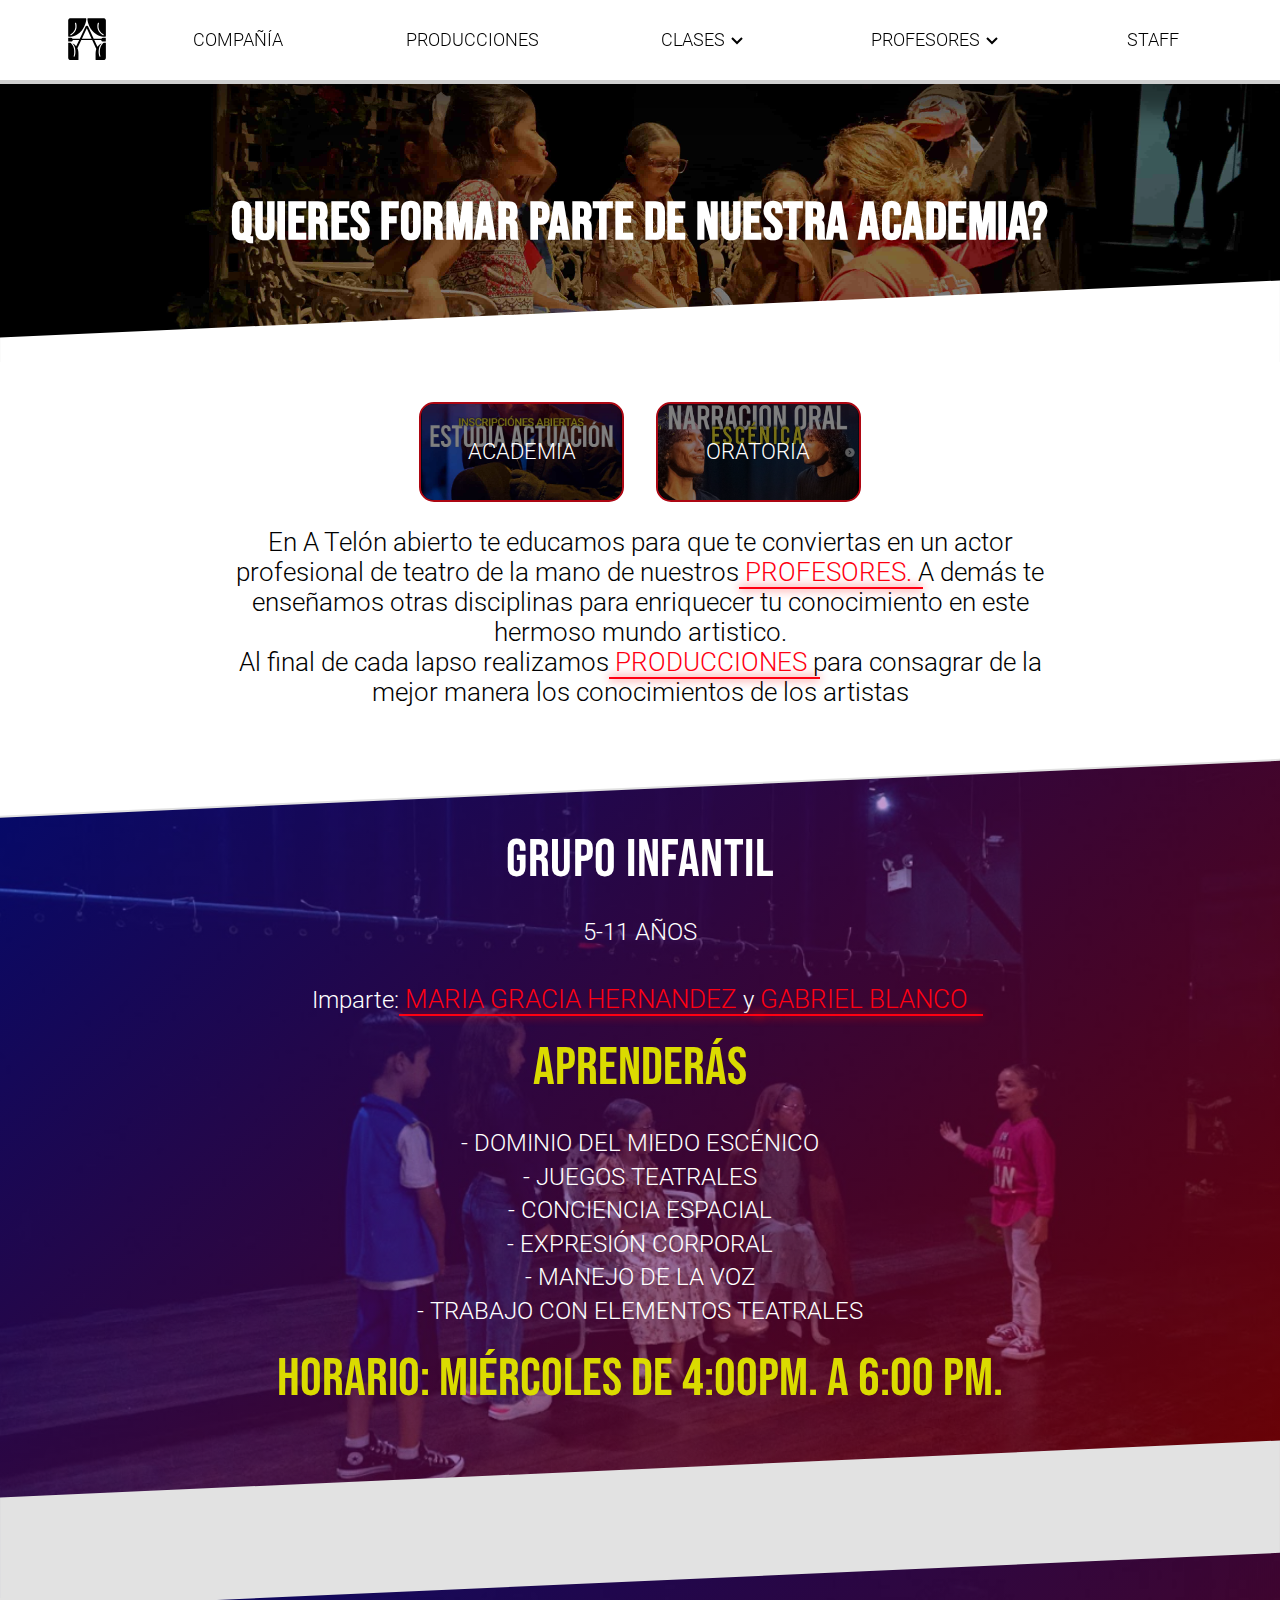
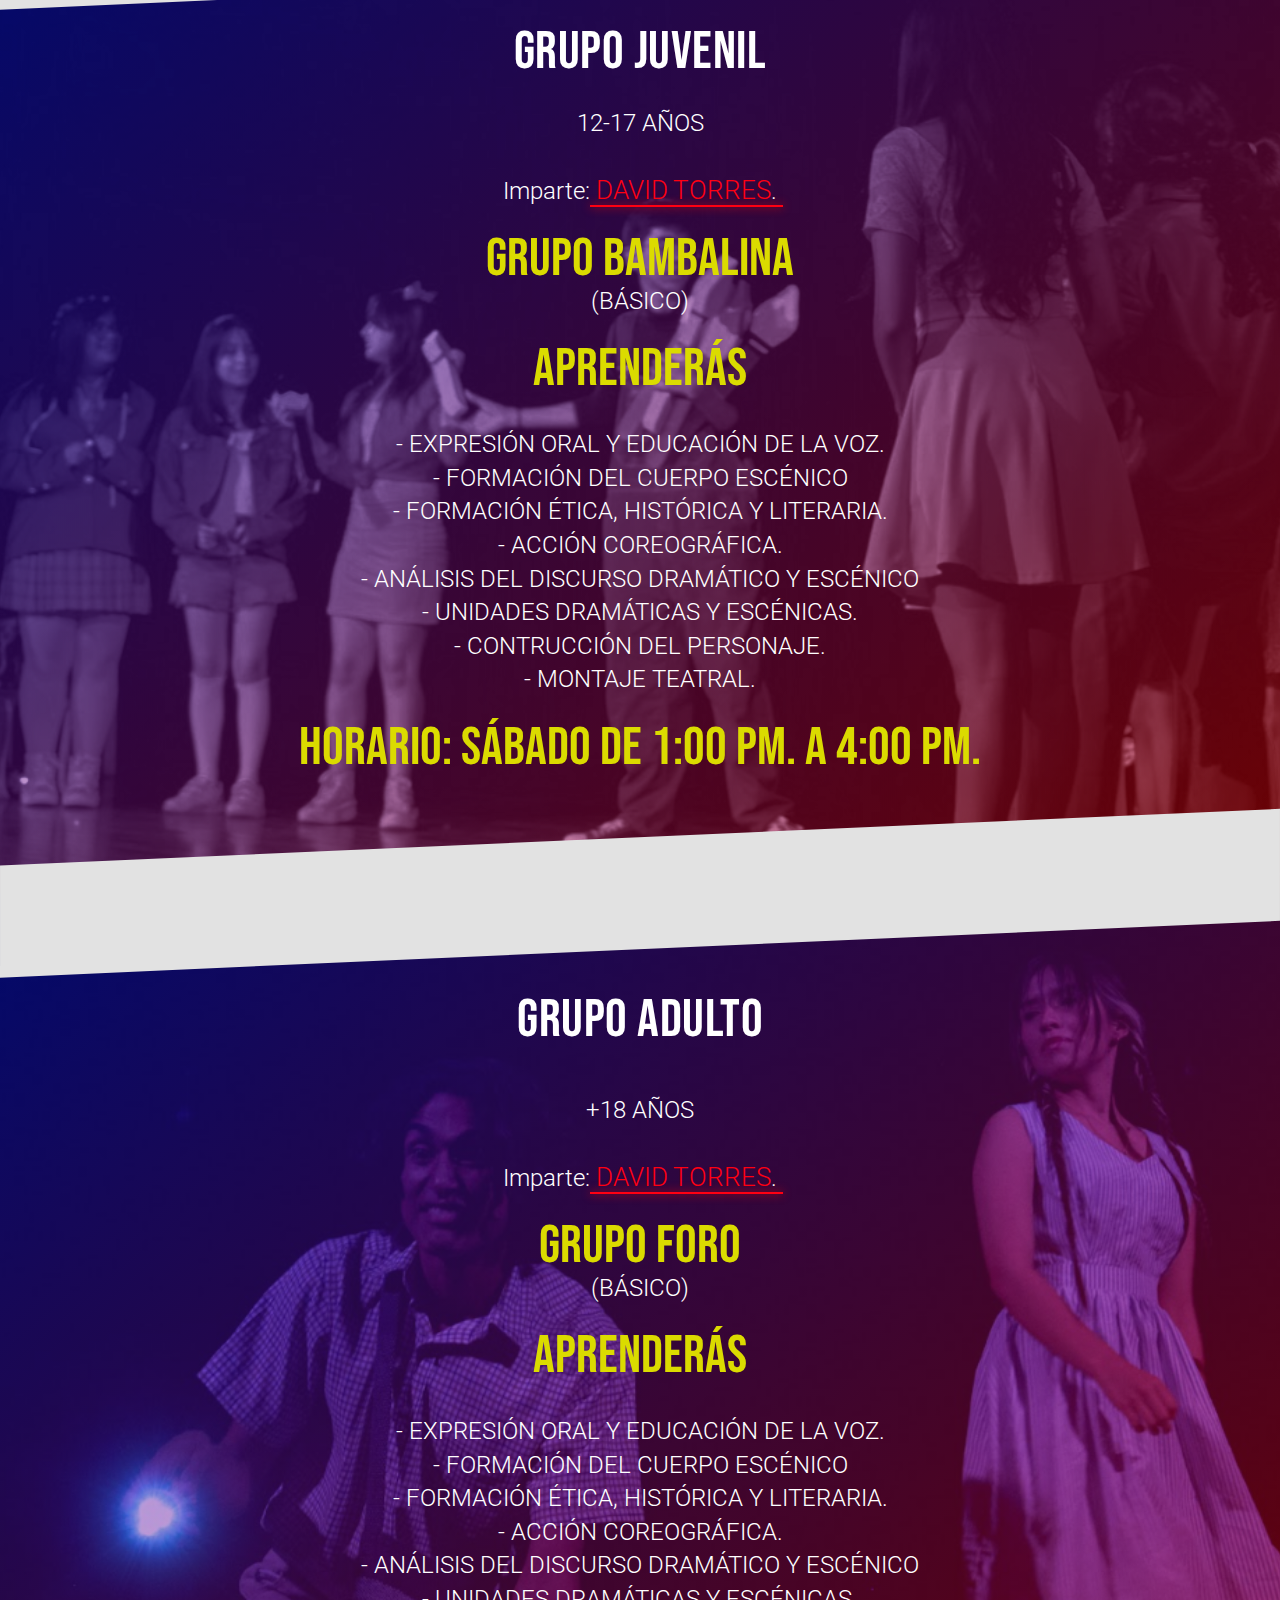
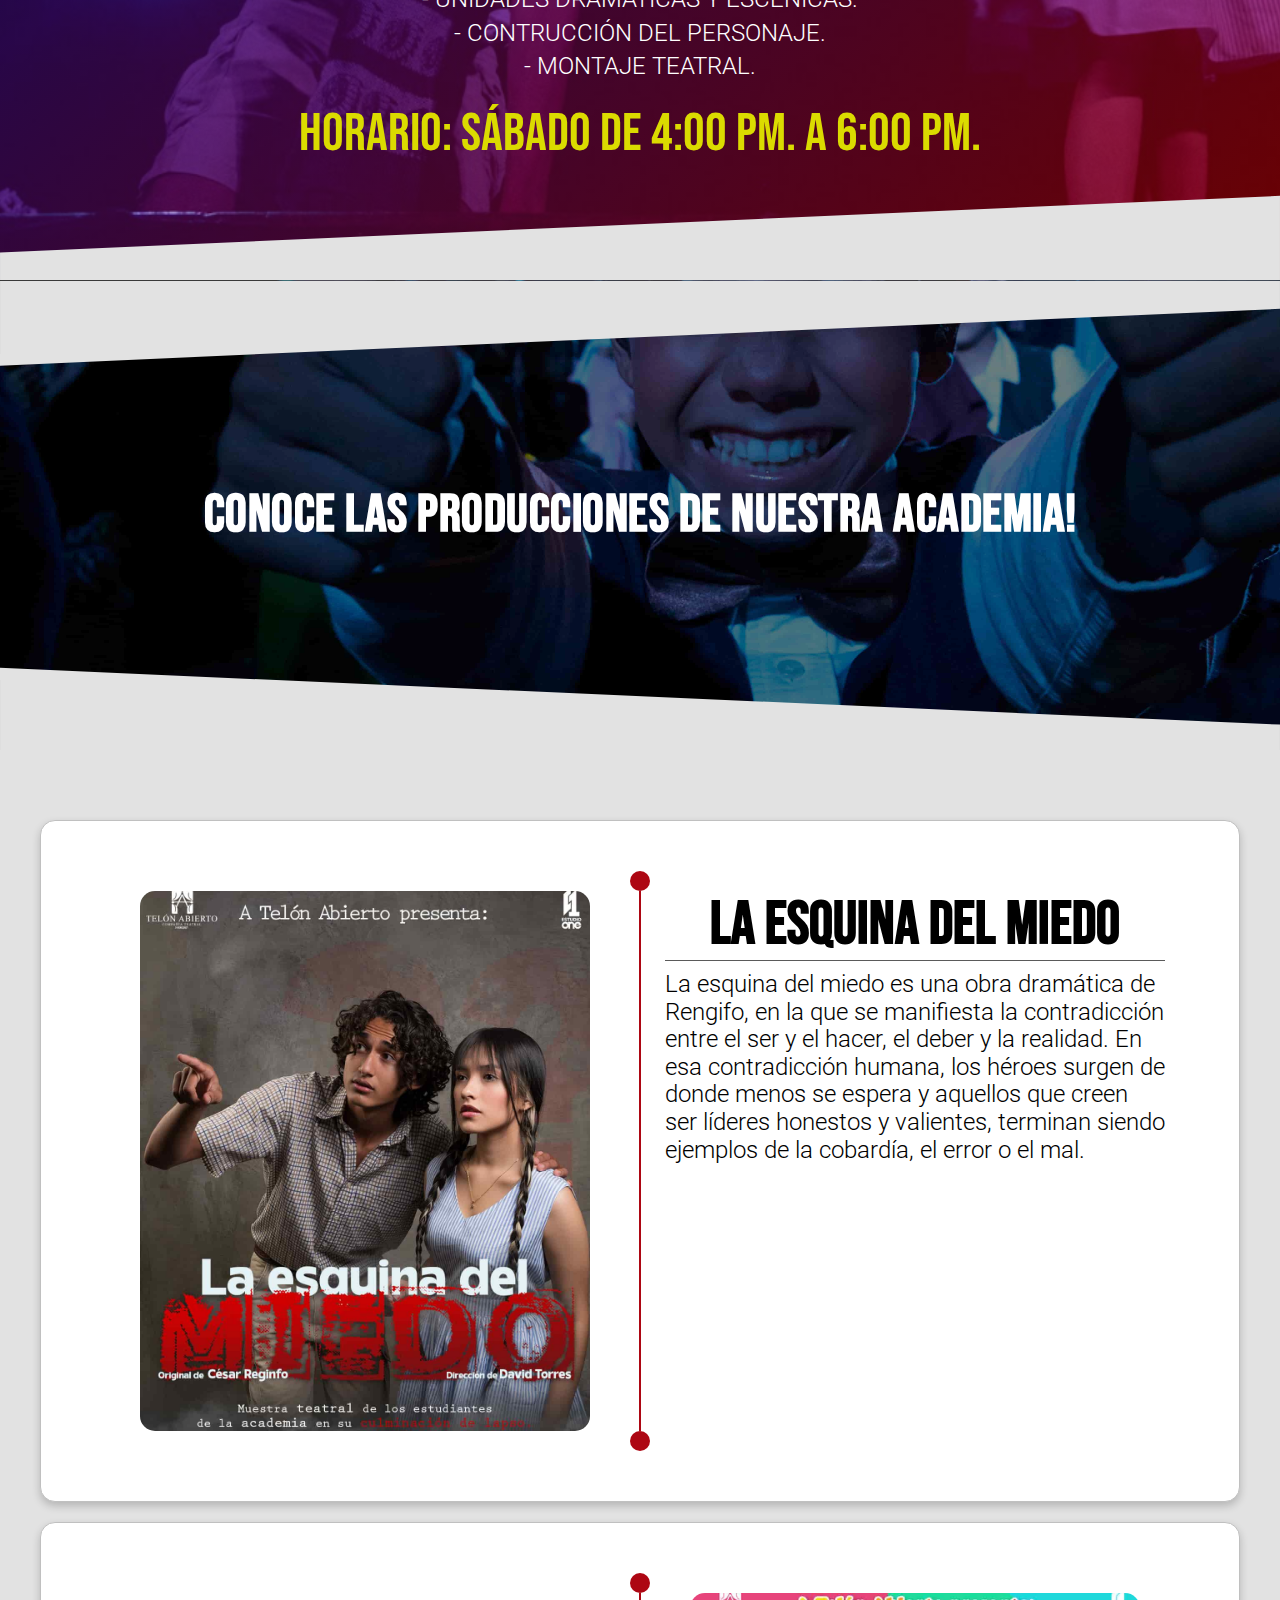
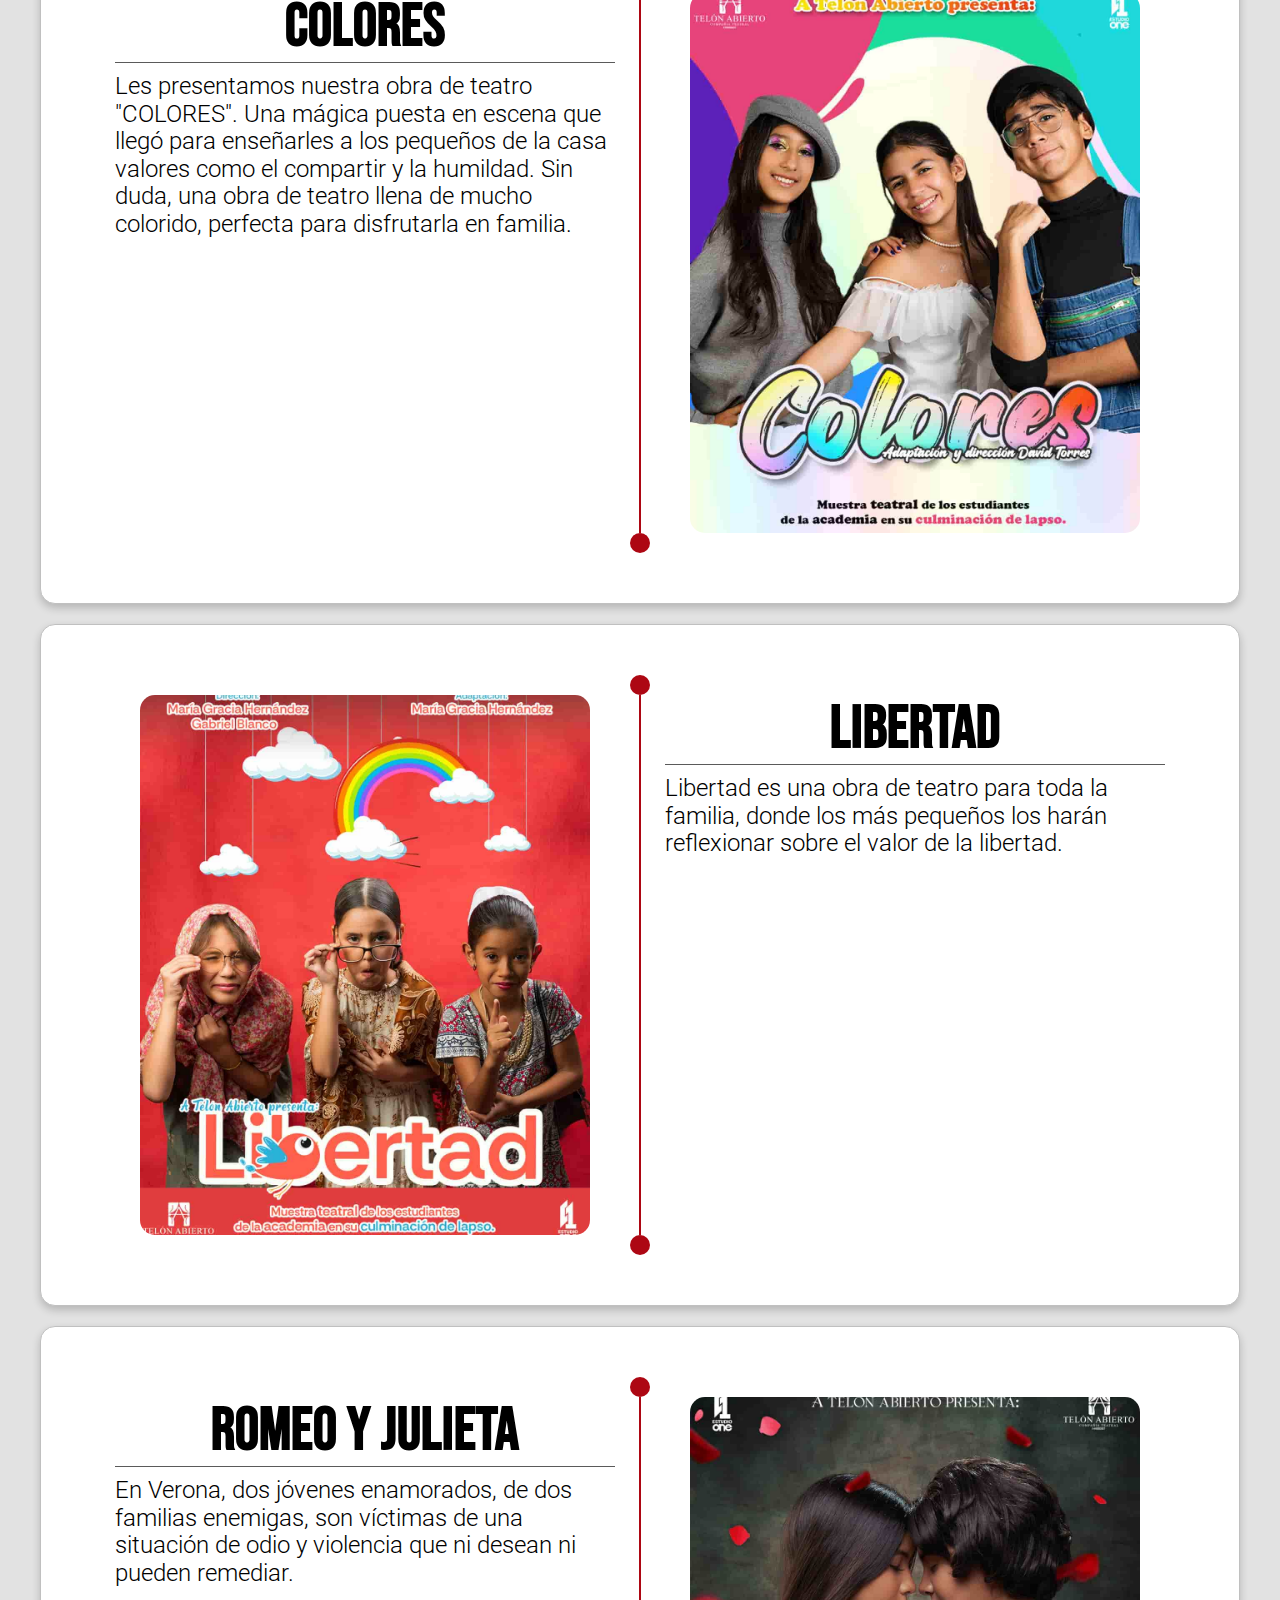
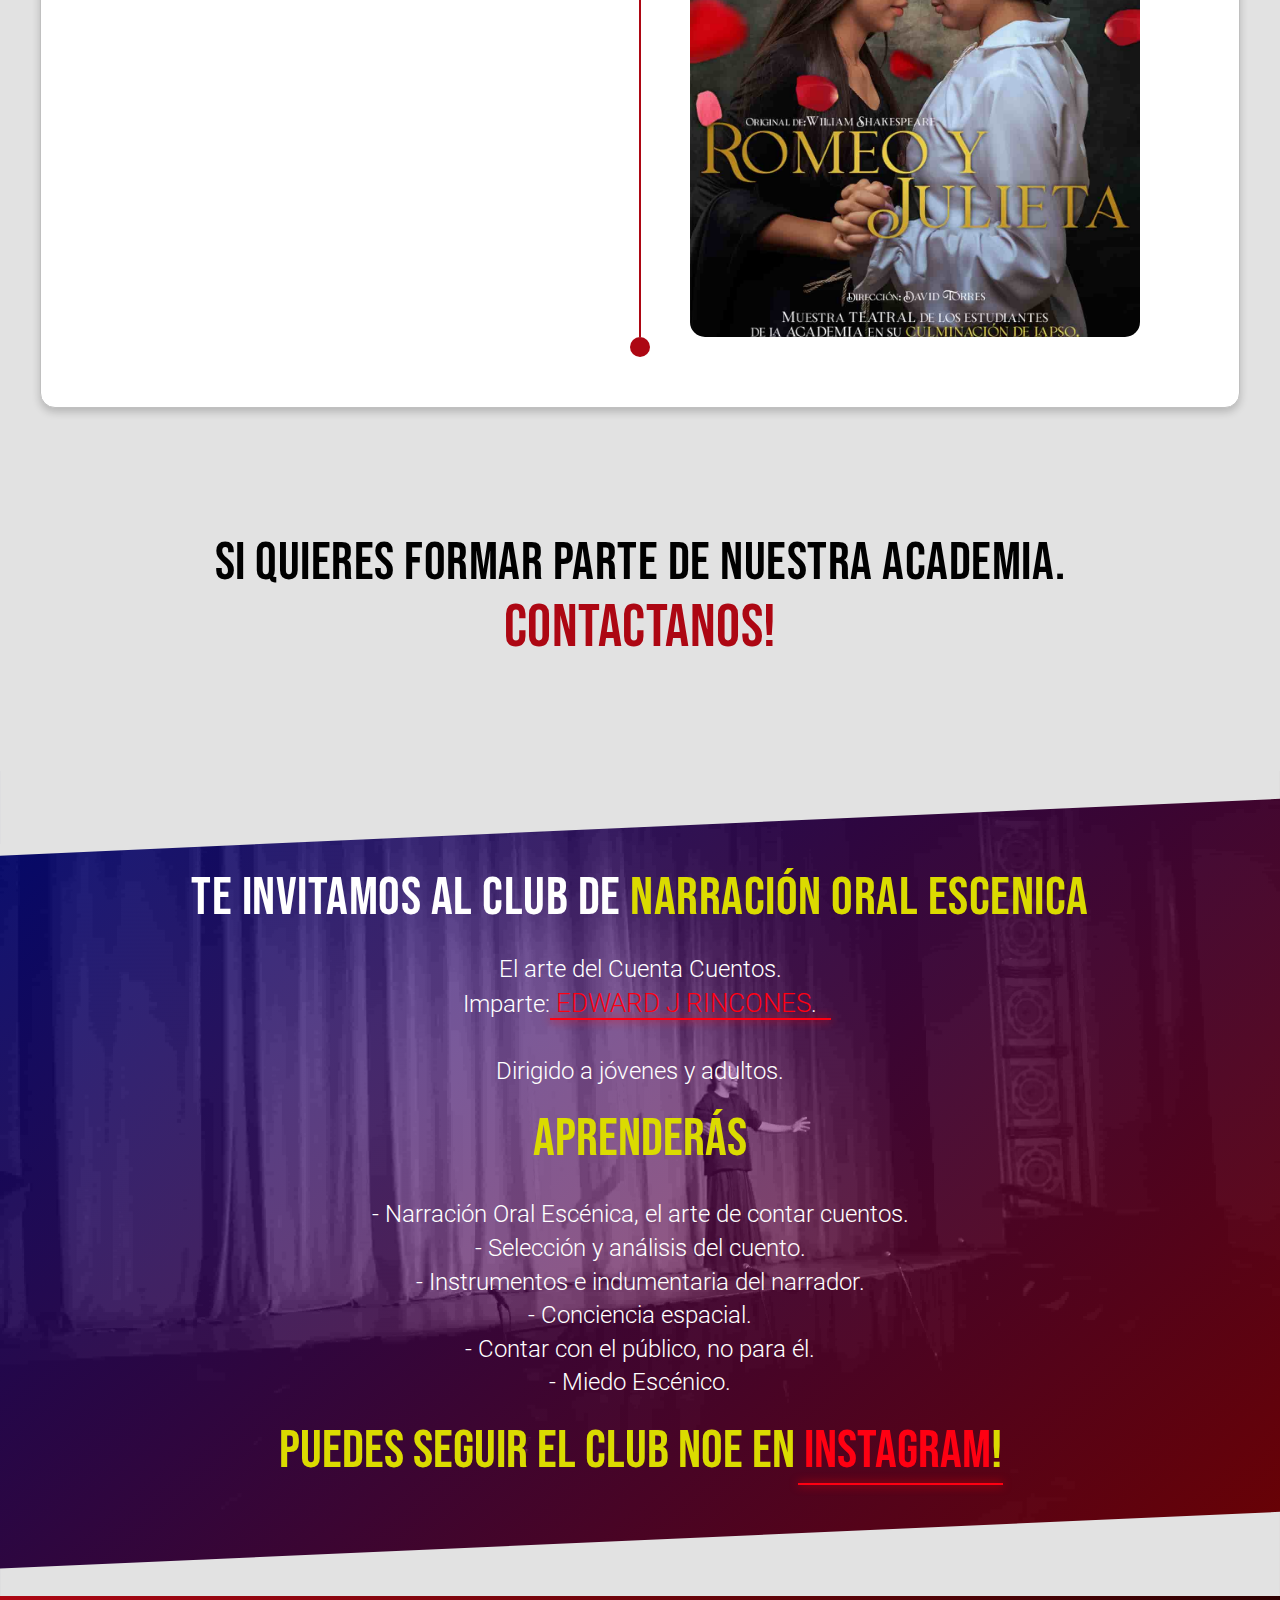
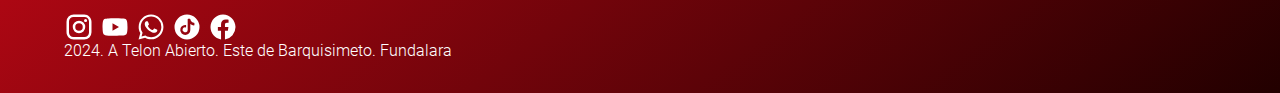
<file: classes.html>
<!DOCTYPE html>
<html lang="en">
<head>
    <meta charset="UTF-8">
    <meta name="viewport" content="width=device-width, initial-scale=1.0">
    <link rel="icon" href="./atassets/icons/ata-logo-new.png" type="image/png">
    <title>A telón abierto</title>
    <link rel="stylesheet" href="./css/normalize.css">
    <link rel="stylesheet" href="./css/main.css">
    <link rel="stylesheet" href="./css/navbar.css">
    <link rel="stylesheet" href="./css/footer.css">
    <link rel="stylesheet" href="./css/company.css">
    <link rel="stylesheet" href="./css/productions.css">
    
    <link rel="stylesheet" href="./css/classes.css">

    
</head>
<body class="body-red">
    <header>
        <nav class="navbar">
            <button class="toggle_btn">
                
     
                <svg class="toggle_btn_icon open-icon open" xmlns="http://www.w3.org/2000/svg" viewBox="0 0 24 24" style="fill: currentColor"><path d="M4 6h16v2H4zm0 5h16v2H4zm0 5h16v2H4z"></path></svg>

                <svg class="toggle_btn_icon close-icon close" xmlns="http://www.w3.org/2000/svg" viewBox="0 0 24 24" style="fill: currentColor"><path d="M21 11H6.414l5.293-5.293-1.414-1.414L2.586 12l7.707 7.707 1.414-1.414L6.414 13H21z"></path></svg>


            </button>

            <ul class="menu">
                <li class="menu-li"><a href="./company.html" class=""><p class="navbar-p">Compañía</p></a>
                
                </li>
                <li class="menu-li"><a href="./productions.html" ><p class="navbar-p">Producciones</p></a>
                
                </li>
                <li class="menu-li"><a href="./classes.html" ><p class="navbar-p">Clases</p> <svg class="" xmlns="http://www.w3.org/2000/svg" width="24" height="24" viewBox="0 0 24 24" style=" fill: currentColor"><path d="M16.293 9.293 12 13.586 7.707 9.293l-1.414 1.414L12 16.414l5.707-5.707z"></path></svg> </a>   

                    <ul class="li_dropdown_menu">
                        <li><a href="./classes.html#academy-section"><p class="navbar-p">Academia de teatro</p></a></li>
                        <li><a href="./classes.html#storytelling-section"><p class="navbar-p">Club de narracion oral escenica</p></a></li>
                    </ul>


                
                </li>
                <li class="menu-li"><a href="./teachers.html"><p class="navbar-p">Profesores</p><svg class="" xmlns="http://www.w3.org/2000/svg" width="24" height="24" viewBox="0 0 24 24" style=" fill: currentColor"><path d="M16.293 9.293 12 13.586 7.707 9.293l-1.414 1.414L12 16.414l5.707-5.707z"></path></svg>  </a>  

                    <ul class="li_dropdown_menu">
                        <li><a href="./teachers.html#teacher-david"><p class="navbar-p">David Torres</p></a></li>
                        <li><a href="./teachers.html#teacher-maria-gracia"><p class="navbar-p">María Hernandez</p></a></li>
                        <li><a href="./teachers.html#teacher-gabriel"><p class="navbar-p">Gabriel Blanco</p></a></li>
                        <li><a href="./teachers.html#teacher-edward"><p class="navbar-p">Edward Rincones</p></a></li>
                    </ul>
                
                </li>
                <li class="menu-li"><a href="./staff.html"><p class="navbar-p">Staff</p></a>
                
                </li>
            </ul>




            <a class="logo" href="./index.html">
              <!--  <img src="./atassets/icons/ata-logue-light.svg" alt="Logo de A telón abierto">-->

                <svg class="ata-logo" version="1.1" id="Capa_1" xmlns="http://www.w3.org/2000/svg" xmlns:xlink="http://www.w3.org/1999/xlink" x="0px" y="0px"
	viewBox="0 0 1026 557.27" enable-background="new 0 0 1026 557.27" xml:space="preserve">
<g>
	<path fill="currentColor" d="M728.707,308.434c0,0-17.285-0.71-19.612,0.554c-10.815,5.871-24.99,22.304-32.508,38.358
		c-12.428,26.539-13.626,64.436-10.219,89.601c0.749,5.534,2.605,11.804,5.331,22.254c1.5,5.745-6.261,7.037-9.738,2.225
		c-3.457-4.787-7.156-17.985-8.509-29.251c-2.394-19.944-2.111-32.026,1.595-60.098c3.089-23.383,21.276-46.35,27.104-53.194
		c0.442-0.521-0.127-1.267-0.752-0.995c-14.902,6.535-30.777,19.485-42.619,36.221l-35.462-76.875h76.716
		c1.548,10.428,10.511,18.437,21.369,18.437h26.192c2.179,0,3.944-1.767,3.944-3.944v-35.368c0-2.179-1.766-3.944-3.944-3.944
		h-26.192c-7.927,0-14.838,4.278-18.604,10.638h-86.023l-60.83-131.869c-1.391-3.015-3.405-5.742-6.057-7.741
		c-9.941-7.492-21.474-2.045-24.829,6.21L442.247,263.05h-80.211c-3.765-6.359-10.676-10.638-18.602-10.638H317.24
		c-2.178,0-3.944,1.766-3.944,3.944v35.368c0,2.178,1.766,3.944,3.944,3.944h26.194c10.857,0,19.82-8.009,21.367-18.437h70.77
		l-33.364,70.855c-11.173-13.796-24.961-24.444-38.007-30.178c-0.637-0.279-1.214,0.485-0.763,1.015
		c5.867,6.901,23.984,29.819,27.064,53.151c3.707,28.071,3.99,40.153,1.596,60.098c-1.352,11.266-5.052,24.464-8.509,29.251
		c-3.477,4.813-11.237,3.521-9.738-2.225c2.726-10.45,4.582-16.72,5.332-22.254c3.408-25.165,2.209-63.062-10.219-89.601
		c-7.519-16.055-21.693-32.487-32.509-38.358c-2.327-1.264-19.611-0.554-19.611-0.554c-1.95,0-3.546,1.595-3.546,3.545v162.077
		c0,14.601,11.946,26.548,26.546,26.548h84.43c0.02,0,1.102,0,1.122,0c0.279-0.006,1.862,0.184,1.925-2.233
		c0.219-8.488,0.547-41.866,0.411-53.698c-0.119-10.338,1.311-35.953-6.117-60.63c-1.538-5.11-3.516-10.062-5.845-14.819
		l43.315-91.99H579.89l45.999,99.719c0.088,0.188,0.2,0.354,0.297,0.533c-0.825,2.156-1.582,4.342-2.251,6.558
		c-7.428,24.677-5.997,50.292-6.116,60.63c-0.135,11.832,0.191,45.21,0.41,53.698c0.063,2.417,1.646,2.228,1.927,2.233
		c0.02,0,1.101,0,1.12,0h84.431c14.601,0,26.546-11.947,26.546-26.548V311.979C732.252,310.029,730.656,308.434,728.707,308.434
		 M465.762,263.05l54.346-115.416l53.241,115.416H465.762z"/>
	<path fill="currentColor" d="M721.01,241.976c0.959,0,1.52-0.019,1.636-0.022c4.162-0.002,6.423-0.564,7.799-1.943c1.824-1.829,1.817-4.816,1.807-9.764
		l-0.002-168.763c0-10.017-10.257-24.252-19.827-24.252l-170.604-1.199h-0.183c-4.725,0.03-8.181,0-10.568,1.242
		c-2.592,1.347-3.697,3.97-3.697,8.795c0.029,0.65,3.371,65.63,51.113,125.414C632.533,239.169,708.861,241.976,721.01,241.976
		 M643.042,89.678c1.171-3.324,4.818-5.072,8.14-3.899c3.321,1.17,5.066,4.81,3.903,8.129c-0.071,0.202-6.958,20.336-4.126,44.991
		c3.729,32.452,21.85,57.285,53.857,73.804c3.133,1.617,4.361,5.468,2.745,8.599c-1.134,2.195-3.365,3.457-5.677,3.457
		c-0.984,0-1.984-0.23-2.921-0.712c-45.098-23.276-57.925-58.644-60.744-84.217C635.192,112.374,642.72,90.591,643.042,89.678"/>
	<path fill="#currentColor" d="M322.739,241.954c0.115,0.004,0.666,0.022,1.608,0.022c11.942,0,86.969-2.807,140.097-70.492
		c46.928-59.784,50.213-124.764,50.241-125.414c0-4.826-1.086-7.448-3.634-8.795c-2.349-1.242-5.743-1.211-10.388-1.242h-0.181
		l-167.694,1.199c-9.407,0-19.489,14.235-19.489,24.252l-0.001,168.763c-0.01,4.947-0.017,7.935,1.775,9.764
		C316.426,241.389,318.647,241.952,322.739,241.954 M340.264,212.704c31.463-16.52,49.274-41.352,52.94-73.806
		c2.784-24.653-3.987-44.788-4.056-44.989c-1.143-3.32,0.573-6.959,3.836-8.129c3.265-1.172,6.85,0.575,8.001,3.899
		c0.318,0.913,7.715,22.696,4.74,50.153c-2.771,25.572-15.379,60.939-59.708,84.216c-0.92,0.481-1.904,0.712-2.872,0.712
		c-2.272,0-4.465-1.262-5.58-3.457C335.977,218.169,337.185,214.321,340.264,212.704"/>
</g>
</svg>
                
            </a>
        </nav>

        <div class="dropdown_menu">
            <li><a href="./company.html"><p>Compañia</p><img src="./atassets/icons/bank-dark.svg" alt="Logo de una escuela"> </a></li>
            <li><a href="./productions.html" ><p>Producciones</p><img src="./atassets/icons/masks-theater-solid (1).svg" alt="Logo de una mascara de teatro"> </a></li>
            <li><a href="./classes.html" ><p>Clases</p><img src="./atassets/icons/scroll-solid (2).svg" alt=""> </a></li>
            <li><a href="./teachers.html"><p>Profesores</p><img src="./atassets/icons/users-line-solid-dark.svg" alt=""></a></li>
            <li><a href="./staff.html"><p>Staff</p><img src="./atassets/icons/film-solid-dark.svg" alt=""></a></li>
            <li><a href="#footer"><p>Contactanos</p><img src="./atassets/icons/user-solid (2).svg" alt=""></a></li>
            
        </div>




<!--       <a href="./principito.html" class="comming-soon-notice"> <p>Próximamente</p></a>-->
    
    </header>




    <main class="classes-main">

        <div class="classes-main-h1-container">
            <img  class="classes-main-h1-container-img" src="./atassets/atapicture/gabo-kids.jpg" alt="Profesor dando intrucciones a alumnos">
            <h1 class="classes-main-h1">Quieres formar parte de nuestra academia?</h2>

        </div>


        <div class="classes-main-p-description-container">

            
            <img class="section-one-wave section-one-wave-one" src="./atassets/waves/wave-one.svg" alt="Separación">

            <div class="classes-main-p-description-courses-container">
                
                
                    <a href="#academy-section" class="courses-container">
                        <p class="course-name">Academia</p>
                        <img class="course-background-img" src="./atassets/atapicture/inscripciones-abiertas.jpg" alt="Imagen para dirigirse a la seccion de academia">
                    </a>

                

                
                    <a href="#storytelling-section" class="courses-container">
                        <p class="course-name">Oratoria</p>
                        <img class="course-background-img" src="./atassets/atapicture/club-oral.png" alt="Imagen para dirigirse a la seccion de academia">
                    </a>
                




  




            </div>

            <p class="classes-main-p-description">
                En A Telón abierto te educamos para que te conviertas en un actor profesional de teatro de la mano de nuestros <a href="./teachers.html">profesores.</a> A demás te enseñamos otras disciplinas para enriquecer tu conocimiento en este hermoso mundo artistico.<br> Al final de cada lapso realizamos <a href="#academy-productions">producciones</a> para consagrar de la mejor manera los conocimientos de los artistas
            </p>

            
            <img class="section-one-wave section-one-wave-two" src="./atassets/waves/wave-one.svg" alt="Separación">
        </div>

        <section class="academy" id="academy-section">



            <div class="storytelling-section background-classes-one" id="storytelling-section">



                <img class="section-one-wave section-one-wave-one" src="./atassets/waves/wave-two.svg" alt="Separación">
                <p class="classes-main-h1">GRUPO INFANTIL </p>
                <p class="classes-main-p-description">
                     5-11 AÑOS<br><br>
Imparte: <a href="./teachers.html#teacher-maria-gracia">Maria Gracia Hernandez</a> y <a href="./teachers.html#teacher-gabriel">Gabriel Blanco</a>
<br>
<br>

<span class="storytelling-span">Aprenderás</span>
<br>
<br>
- DOMINIO DEL MIEDO ESCÉNICO<br>
- JUEGOS TEATRALES<br>
- CONCIENCIA ESPACIAL<br>
- EXPRESIÓN CORPORAL<br>
- MANEJO DE LA VOZ<br>
- TRABAJO CON ELEMENTOS TEATRALES<br>
<br>

<span class="storytelling-span">HORARIO: MIÉRCOLES DE 4:00PM. A 6:00 PM.</span>
                </p>



    
               

        <!--        <img  class="classes-main-h1-container-img" src="./atassets/atapicture/eduar-procenio.png" alt="Profesor dando intrucciones a alumnos"> -->
           

                
    
                
                <img class="section-one-wave section-one-wave-two" src="./atassets/waves/wave-two.svg" alt="Separación">
            
        
            </div>

            <div class="storytelling-section background-classes-two" id="storytelling-section">



                <img class="section-one-wave section-one-wave-one" src="./atassets/waves/wave-two.svg" alt="Separación">
                <p class="classes-main-h1">GRUPO JUVENIL</p>
                
                <p class="classes-main-p-description">
                     12-17 AÑOS<br><br>
Imparte: <a href="./teachers.html#teacher-david">David Torres</a>.
<br>
<br>

<span class="storytelling-span">GRUPO BAMBALINA</span>
<br>
(BÁSICO)
<br>
<br>
<span class="storytelling-span">Aprenderás</span>
<br>
<br>
- EXPRESIÓN ORAL Y EDUCACIÓN DE LA VOZ.<br>
- FORMACIÓN DEL CUERPO ESCÉNICO<br>
- FORMACIÓN ÉTICA, HISTÓRICA Y LITERARIA.<br>
- ACCIÓN COREOGRÁFICA.<br>
- ANÁLISIS DEL DISCURSO DRAMÁTICO Y ESCÉNICO<br>
- UNIDADES DRAMÁTICAS Y ESCÉNICAS.<br>
- CONTRUCCIÓN DEL PERSONAJE.<br>
- MONTAJE TEATRAL.<br>

<br>

<span class="storytelling-span">HORARIO: SÁBADO DE 1:00 PM. A 4:00 PM.</span>
                </p>

                

    
               

        <!--        <img  class="classes-main-h1-container-img" src="./atassets/atapicture/eduar-procenio.png" alt="Profesor dando intrucciones a alumnos"> -->
           

                
    
                
                <img class="section-one-wave section-one-wave-two" src="./atassets/waves/wave-two.svg" alt="Separación">
            
        
            </div>

            <div class="storytelling-section background-classes-three" id="storytelling-section">



                <img class="section-one-wave section-one-wave-one" src="./atassets/waves/wave-two.svg" alt="Separación">
                <p class="classes-main-h1">GRUPO ADULTO</p>
                <br>
                <p class="classes-main-p-description">
                     +18 AÑOS<br><br>
Imparte: <a href="./teachers.html#teacher-david">David Torres</a>.
<br>
<br>
<span class="storytelling-span">GRUPO FORO</span>
<br>
(BÁSICO)
<br>
<br>
<span class="storytelling-span">Aprenderás</span>
<br>
<br>
- EXPRESIÓN ORAL Y EDUCACIÓN DE LA VOZ.<br>
- FORMACIÓN DEL CUERPO ESCÉNICO<br>
- FORMACIÓN ÉTICA, HISTÓRICA Y LITERARIA.<br>
- ACCIÓN COREOGRÁFICA.<br>
- ANÁLISIS DEL DISCURSO DRAMÁTICO Y ESCÉNICO<br>
- UNIDADES DRAMÁTICAS Y ESCÉNICAS.<br>
- CONTRUCCIÓN DEL PERSONAJE.<br>
- MONTAJE TEATRAL.<br>
<br>

<span class="storytelling-span">HORARIO: SÁBADO DE 4:00 PM. A 6:00 PM.</span>
                </p>

                

    
               

        <!--        <img  class="classes-main-h1-container-img" src="./atassets/atapicture/eduar-procenio.png" alt="Profesor dando intrucciones a alumnos"> -->
           

                
    
                
             
        <img class="section-one-wave section-one-wave-two" src="./atassets/waves/wave-two.svg" alt="Separación">
             
            </div>





            
          
            <div class="academy-h2-container">
                <img class="section-one-wave section-one-wave-two section-one-wave-two-separator" src="./atassets/waves/wave-two.svg" alt="Separación">
             
               
  
                <h2 class="classes-main-h1">Conoce las producciones de nuestra academia!</h2>
                <img class="classes-main-h1-container-img" src="./atassets/atapicture/kid-smiling.jpg" alt="Imagen de un chico sonriendo de backgorund">
            </div>





            <div class="productions-section-body" id="academy-productions">


                <img class="wave" src="./atassets/waves/wave-one-production-gray.svg" alt="Division">
    
    
                   
                    <div class="productions-grid">
    
                        <div class="production-images">
                         
                
                                    <div class="carousel-div productions-carousel-div">
                                        
                                        <button class="carousel-button carousel-button-left" id="carousel-arrow-left"><img class="carousel-button-img" src="./atassets/icons/arrow-circle.svg" alt="Flecha para deslizar galeria de imagen hacia la izquierda"></button>
                                      
                                        <ul class="carousel-ul" id="carousel-ul">
                                            <li class="carousel-li" id="carousel-li">
                                                <img class="carousel-img" src="./atassets/productions/esquinadelmiedo.jpg" alt="">
                                            </li>
                                        </ul>
                                        
                                        <button class="carousel-button carousel-button-right" id="carousel-arrow-right"><img class="carousel-button-img" src="./atassets/icons/arrow-circle.svg" alt="Flecha para deslizar galeria de imagen hacia la derecha"></button>
                
                                    </div>
                
                               
    
                         </div>
    
                        <div class="line"></div>
    
                        <div class="production">
    
                            
                        <div class="production-name">La esquina del miedo</div>
                            <div class="production-description">
                                <p>
                                    La esquina del miedo es una obra dramática de Rengifo, en la que se manifiesta la contradicción entre el ser y el hacer, el deber y la realidad. En esa contradicción humana, los héroes surgen de donde menos se espera y aquellos que creen ser líderes honestos y valientes, terminan siendo ejemplos de la cobardía, el error o el mal.
                                </p>
                            </div>
                        </div>
                    </div>
    
                    <div class="productions-grid productions-grid-right">
    
                        <div class="production-images">
                         
                
                                    <div class="carousel-div productions-carousel-div">
                                        
                                        <button class="carousel-button carousel-button-left" id="carousel-arrow-left"><img class="carousel-button-img" src="./atassets/icons/arrow-circle.svg" alt="Flecha para deslizar galeria de imagen hacia la izquierda"></button>
                                      
                                        <ul class="carousel-ul" id="carousel-ul">
                                            <li class="carousel-li" id="carousel-li">
                                                <img class="carousel-img" src="./atassets/productions/poster-colores.jpg" alt="">
                                            </li>
                                        </ul>
                                        
                                        <button class="carousel-button carousel-button-right" id="carousel-arrow-right"><img class="carousel-button-img" src="./atassets/icons/arrow-circle.svg" alt="Flecha para deslizar galeria de imagen hacia la derecha"></button>
                
                                    </div>
                
                               
    
                        </div>
    
                        <div class="line"></div>
    
                        <div class="production">
    
                            
                            <div class="production-name">Colores</div>
                            <div class="production-description">
                                <p>
                                    Les presentamos nuestra obra de teatro "COLORES". Una mágica puesta en escena que llegó para enseñarles a los pequeños de la casa valores como el compartir y la humildad. Sin duda, una obra de teatro llena de mucho colorido, perfecta para disfrutarla en familia.
                                </p>
                            </div>
                        </div>
                    </div>
    
                    <div class="productions-grid">
    
                        <div class="production-images">
                         
                
                                    <div class="carousel-div productions-carousel-div">
                                        
                                        <button class="carousel-button carousel-button-left" id="carousel-arrow-left"><img class="carousel-button-img" src="./atassets/icons/arrow-circle.svg" alt="Flecha para deslizar galeria de imagen hacia la izquierda"></button>
                                      
                                        <ul class="carousel-ul" id="carousel-ul">
                                            <li class="carousel-li" id="carousel-li">
                                                <img class="carousel-img" src="./atassets/productions/libertad.jpg" alt="">
                                            </li>
                                        </ul>
                                        
                                        <button class="carousel-button carousel-button-right" id="carousel-arrow-right"><img class="carousel-button-img" src="./atassets/icons/arrow-circle.svg" alt="Flecha para deslizar galeria de imagen hacia la derecha"></button>
                
                                    </div>
                
                               
    
                        </div>
    
                        <div class="line"></div>
    
                        <div class="production">
    
                            
                            <div class="production-name">Libertad</div>
                            <div class="production-description"><p>Libertad es una obra de teatro para toda la familia, donde los más pequeños los harán reflexionar sobre el valor de la libertad.</p>
                            </div>
                        </div>
                    </div>
    
                    <div class="productions-grid productions-grid-right">
    
                        <div class="production-images">
                         
                
                                    <div class="carousel-div productions-carousel-div">
                                        
                                        <button class="carousel-button carousel-button-left" id="carousel-arrow-left"><img class="carousel-button-img" src="./atassets/icons/arrow-circle.svg" alt="Flecha para deslizar galeria de imagen hacia la izquierda"></button>
                                      
                                        <ul class="carousel-ul" id="carousel-ul">
                                            <li class="carousel-li" id="carousel-li">
                                                <img class="carousel-img" src="./atassets/productions/romeo-y-julieta.jpg" alt="">
                                            </li>
                                            
                                        </ul>
                                        
                                        <button class="carousel-button carousel-button-right" id="carousel-arrow-right"><img class="carousel-button-img" src="./atassets/icons/arrow-circle.svg" alt="Flecha para deslizar galeria de imagen hacia la derecha"></button>
                
                                    </div>
                
                               
    
                        </div>
    
                        <div class="line"></div>
    
                        <div class="production">
    
                            
                            <div class="production-name">Romeo y Julieta</div>
                            <div class="production-description">
                                <p>
                                    En Verona, dos jóvenes enamorados, de dos familias enemigas, son víctimas de una situación de odio y violencia que ni desean ni pueden remediar.
                                </p>
                            </div>
                        </div>
                    </div>
    
    
            </div>




            <div class="academy-h2-container academy-h2-container-two">
                <p class="classes-main-h1">Si quieres formar parte de nuestra academia. <a href="https://wa.me/584245127649">Contactanos!</a></p>
            </div>

            
           

        </section>

        <section class="storytelling-section" id="storytelling-section">



                <img class="section-one-wave section-one-wave-one" src="./atassets/waves/wave-two.svg" alt="Separación">
                <p class="classes-main-h1">Te invitamos al CLUB de <span class="storytelling-span">NARRACIÓN ORAL ESCENICA</span></p>
                <p class="classes-main-p-description">
                     El arte del Cuenta Cuentos.<br>
Imparte: <a href="https://www.instagram.com/quirimora?utm_source=ig_web_button_share_sheet&igsh=ZDNlZDc0MzIxNw==">Edward J Rincones</a>.
<br>
<br>
Dirigido a jóvenes y adultos.
<br>
<br>

<span class="storytelling-span">Aprenderás</span>
<br>
<br>
- Narración Oral Escénica, el arte de contar cuentos.<br>
- Selección y análisis del cuento.<br>
- Instrumentos e indumentaria del narrador.<br>
- Conciencia espacial.<br>
- Contar con el público, no para él.<br>
- Miedo Escénico.<br>
<br>

<span class="storytelling-span">Puedes seguir el club NOE en <a class="storytelling-span-ig" href="https://www.instagram.com/clubnarracion?utm_source=ig_web_button_share_sheet&igsh=ZDNlZDc0MzIxNw==">instagram</a>! </span>
                </p>

    
               

        <!--        <img  class="classes-main-h1-container-img" src="./atassets/atapicture/eduar-procenio.png" alt="Profesor dando intrucciones a alumnos"> -->
           

                
    
                
                <img class="section-one-wave section-one-wave-two" src="./atassets/waves/wave-two.svg" alt="Separación">
            
        
        </section>





 
    </main>

    <footer id="footer" class="footer">

        <div class="footer-elements-container">

            <ul class="footer-ul">
                <li class="footer-li">
                    <a class="footer-li-a" href="https://www.instagram.com/atelonabiertoteatro?utm_source=ig_web_button_share_sheet&igsh=ZDNlZDc0MzIxNw==">
                        <img class="footer-li-a-img" src="./atassets/icons/instagram-logo.svg" alt="">
                    </a>
                </li>
                <li class="footer-li">
                    <a class="footer-li-a" href="https://www.youtube.com/@atelonabiertoteatro">
                        <img class="footer-li-a-img" src="./atassets/icons/youtube-logo.svg" alt="">
                    </a>
                </li>
                <li class="footer-li">
                    <a class="footer-li-a" href="https://wa.me/584245127649">
                        <img class="footer-li-a-img" src="./atassets/icons/whatsapp-logo.svg" alt="">
                    </a>
                </li>
                <li class="footer-li">
                    <a class="footer-li-a" href="https://www.tiktok.com/@atelonabierto?is_from_webapp=1&sender_device=pc">
                        <img class="footer-li-a-img" src="./atassets/icons/tiktok-logo.svg" alt="">
                    </a>
                </li>
                <li class="footer-li">
                    <a class="footer-li-a" href="https://www.facebook.com/atelonabiertoteatro?show_switched_toast=0&show_invite_to_follow=0&show_switched_tooltip=0&show_podcast_settings=0&show_community_review_changes=0&show_community_rollback=0&show_follower_visibility_disclosure=0">
                        <img class="footer-li-a-img" src="./atassets/icons/facebook-logo.svg" alt="">
                    </a>
                </li>
            </ul>
    
            <div class="footer-container-direction">
                <p class="footer-container-direction-p">2024. A Telon Abierto. Este de Barquisimeto. Fundalara</p>
            </div>

        </div>


    </footer>


    <script src="./js/app.js"></script>
    <script src="./js/carousel.js"></script>

    
</body>   

</html>
</file>
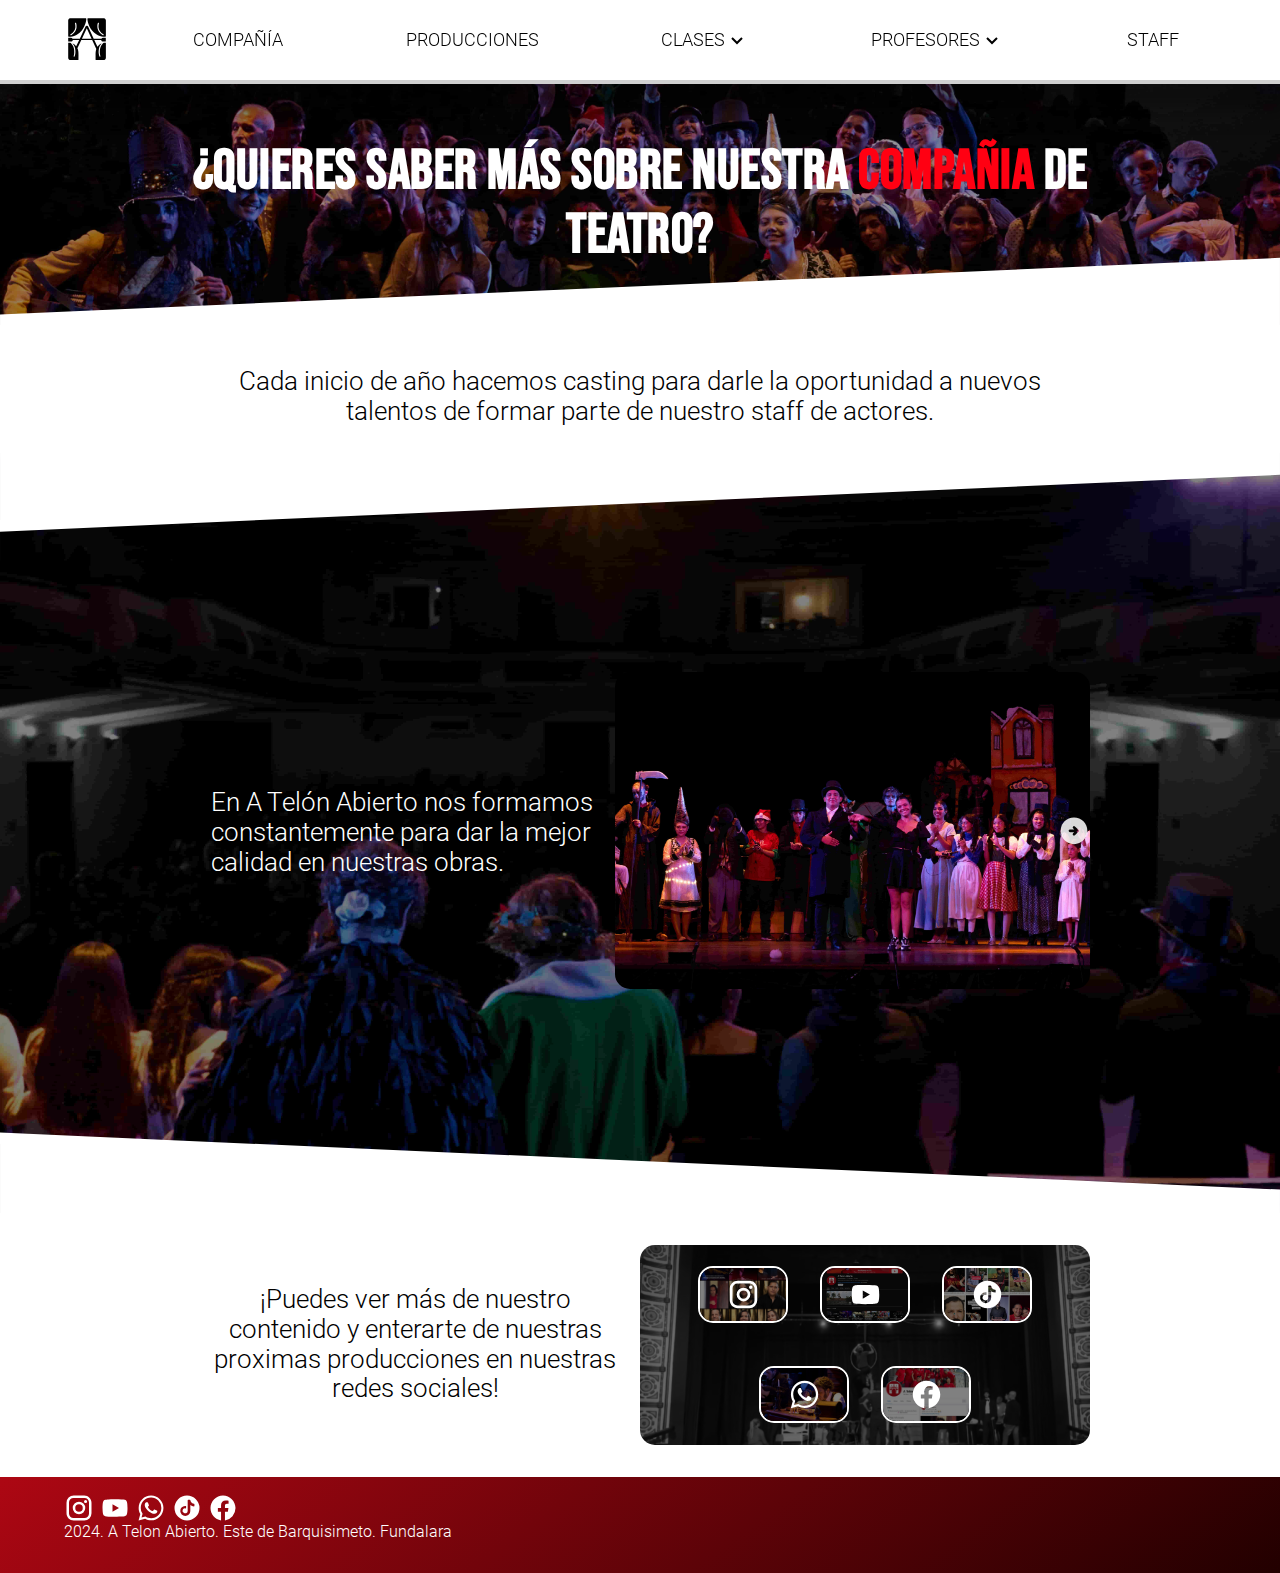
<file: company.html>
<!DOCTYPE html>
<html lang="en">
<head>
    <meta charset="UTF-8">
    <meta name="viewport" content="width=device-width, initial-scale=1.0">
    <link rel="icon" href="./atassets/icons/ata-logo-new.png" type="image/png">
    <title>A telón abierto</title>
    <link rel="stylesheet" href="./css/normalize.css">
    <link rel="stylesheet" href="./css/main.css">
    <link rel="stylesheet" href="./css/navbar.css">
    <link rel="stylesheet" href="./css/footer.css">
    <link rel="stylesheet" href="./css/company.css">

    
</head>
<body class="body-red">

    <header>
        <nav class="navbar">
            <button class="toggle_btn">
                
     
                <svg class="toggle_btn_icon open-icon open" xmlns="http://www.w3.org/2000/svg" viewBox="0 0 24 24" style="fill: currentColor"><path d="M4 6h16v2H4zm0 5h16v2H4zm0 5h16v2H4z"></path></svg>

                <svg class="toggle_btn_icon close-icon close" xmlns="http://www.w3.org/2000/svg" viewBox="0 0 24 24" style="fill: currentColor"><path d="M21 11H6.414l5.293-5.293-1.414-1.414L2.586 12l7.707 7.707 1.414-1.414L6.414 13H21z"></path></svg>


            </button>

            <ul class="menu">
                <li class="menu-li"><a href="./company.html" class=""><p class="navbar-p">Compañía</p></a>
                
                </li>
                <li class="menu-li"><a href="./productions.html" ><p class="navbar-p">Producciones</p></a>
                
                </li>
                <li class="menu-li"><a href="./classes.html" ><p class="navbar-p">Clases</p> <svg class="" xmlns="http://www.w3.org/2000/svg" width="24" height="24" viewBox="0 0 24 24" style=" fill: currentColor"><path d="M16.293 9.293 12 13.586 7.707 9.293l-1.414 1.414L12 16.414l5.707-5.707z"></path></svg> </a>   

                    <ul class="li_dropdown_menu">
                        <li><a href="./classes.html#academy-section"><p class="navbar-p">Academia de teatro</p></a></li>
                        <li><a href="./classes.html#storytelling-section"><p class="navbar-p">Club de narracion oral escenica</p></a></li>
                    </ul>


                
                </li>
                <li class="menu-li"><a href="./teachers.html"><p class="navbar-p">Profesores</p><svg class="" xmlns="http://www.w3.org/2000/svg" width="24" height="24" viewBox="0 0 24 24" style=" fill: currentColor"><path d="M16.293 9.293 12 13.586 7.707 9.293l-1.414 1.414L12 16.414l5.707-5.707z"></path></svg>  </a>  

                    <ul class="li_dropdown_menu">
                        <li><a href="./teachers.html#teacher-david"><p class="navbar-p">David Torres</p></a></li>
                        <li><a href="./teachers.html#teacher-maria-gracia"><p class="navbar-p">María Hernandez</p></a></li>
                        <li><a href="./teachers.html#teacher-gabriel"><p class="navbar-p">Gabriel Blanco</p></a></li>
                        <li><a href="./teachers.html#teacher-edward"><p class="navbar-p">Edward Rincones</p></a></li>
                    </ul>
                
                </li>
                <li class="menu-li"><a href="./staff.html"><p class="navbar-p">Staff</p></a>
                
                </li>
            </ul>




            <a class="logo" href="./index.html">
              <!--  <img src="./atassets/icons/ata-logue-light.svg" alt="Logo de A telón abierto">-->

                <svg class="ata-logo" version="1.1" id="Capa_1" xmlns="http://www.w3.org/2000/svg" xmlns:xlink="http://www.w3.org/1999/xlink" x="0px" y="0px"
	viewBox="0 0 1026 557.27" enable-background="new 0 0 1026 557.27" xml:space="preserve">
<g>
	<path fill="currentColor" d="M728.707,308.434c0,0-17.285-0.71-19.612,0.554c-10.815,5.871-24.99,22.304-32.508,38.358
		c-12.428,26.539-13.626,64.436-10.219,89.601c0.749,5.534,2.605,11.804,5.331,22.254c1.5,5.745-6.261,7.037-9.738,2.225
		c-3.457-4.787-7.156-17.985-8.509-29.251c-2.394-19.944-2.111-32.026,1.595-60.098c3.089-23.383,21.276-46.35,27.104-53.194
		c0.442-0.521-0.127-1.267-0.752-0.995c-14.902,6.535-30.777,19.485-42.619,36.221l-35.462-76.875h76.716
		c1.548,10.428,10.511,18.437,21.369,18.437h26.192c2.179,0,3.944-1.767,3.944-3.944v-35.368c0-2.179-1.766-3.944-3.944-3.944
		h-26.192c-7.927,0-14.838,4.278-18.604,10.638h-86.023l-60.83-131.869c-1.391-3.015-3.405-5.742-6.057-7.741
		c-9.941-7.492-21.474-2.045-24.829,6.21L442.247,263.05h-80.211c-3.765-6.359-10.676-10.638-18.602-10.638H317.24
		c-2.178,0-3.944,1.766-3.944,3.944v35.368c0,2.178,1.766,3.944,3.944,3.944h26.194c10.857,0,19.82-8.009,21.367-18.437h70.77
		l-33.364,70.855c-11.173-13.796-24.961-24.444-38.007-30.178c-0.637-0.279-1.214,0.485-0.763,1.015
		c5.867,6.901,23.984,29.819,27.064,53.151c3.707,28.071,3.99,40.153,1.596,60.098c-1.352,11.266-5.052,24.464-8.509,29.251
		c-3.477,4.813-11.237,3.521-9.738-2.225c2.726-10.45,4.582-16.72,5.332-22.254c3.408-25.165,2.209-63.062-10.219-89.601
		c-7.519-16.055-21.693-32.487-32.509-38.358c-2.327-1.264-19.611-0.554-19.611-0.554c-1.95,0-3.546,1.595-3.546,3.545v162.077
		c0,14.601,11.946,26.548,26.546,26.548h84.43c0.02,0,1.102,0,1.122,0c0.279-0.006,1.862,0.184,1.925-2.233
		c0.219-8.488,0.547-41.866,0.411-53.698c-0.119-10.338,1.311-35.953-6.117-60.63c-1.538-5.11-3.516-10.062-5.845-14.819
		l43.315-91.99H579.89l45.999,99.719c0.088,0.188,0.2,0.354,0.297,0.533c-0.825,2.156-1.582,4.342-2.251,6.558
		c-7.428,24.677-5.997,50.292-6.116,60.63c-0.135,11.832,0.191,45.21,0.41,53.698c0.063,2.417,1.646,2.228,1.927,2.233
		c0.02,0,1.101,0,1.12,0h84.431c14.601,0,26.546-11.947,26.546-26.548V311.979C732.252,310.029,730.656,308.434,728.707,308.434
		 M465.762,263.05l54.346-115.416l53.241,115.416H465.762z"/>
	<path fill="currentColor" d="M721.01,241.976c0.959,0,1.52-0.019,1.636-0.022c4.162-0.002,6.423-0.564,7.799-1.943c1.824-1.829,1.817-4.816,1.807-9.764
		l-0.002-168.763c0-10.017-10.257-24.252-19.827-24.252l-170.604-1.199h-0.183c-4.725,0.03-8.181,0-10.568,1.242
		c-2.592,1.347-3.697,3.97-3.697,8.795c0.029,0.65,3.371,65.63,51.113,125.414C632.533,239.169,708.861,241.976,721.01,241.976
		 M643.042,89.678c1.171-3.324,4.818-5.072,8.14-3.899c3.321,1.17,5.066,4.81,3.903,8.129c-0.071,0.202-6.958,20.336-4.126,44.991
		c3.729,32.452,21.85,57.285,53.857,73.804c3.133,1.617,4.361,5.468,2.745,8.599c-1.134,2.195-3.365,3.457-5.677,3.457
		c-0.984,0-1.984-0.23-2.921-0.712c-45.098-23.276-57.925-58.644-60.744-84.217C635.192,112.374,642.72,90.591,643.042,89.678"/>
	<path fill="#currentColor" d="M322.739,241.954c0.115,0.004,0.666,0.022,1.608,0.022c11.942,0,86.969-2.807,140.097-70.492
		c46.928-59.784,50.213-124.764,50.241-125.414c0-4.826-1.086-7.448-3.634-8.795c-2.349-1.242-5.743-1.211-10.388-1.242h-0.181
		l-167.694,1.199c-9.407,0-19.489,14.235-19.489,24.252l-0.001,168.763c-0.01,4.947-0.017,7.935,1.775,9.764
		C316.426,241.389,318.647,241.952,322.739,241.954 M340.264,212.704c31.463-16.52,49.274-41.352,52.94-73.806
		c2.784-24.653-3.987-44.788-4.056-44.989c-1.143-3.32,0.573-6.959,3.836-8.129c3.265-1.172,6.85,0.575,8.001,3.899
		c0.318,0.913,7.715,22.696,4.74,50.153c-2.771,25.572-15.379,60.939-59.708,84.216c-0.92,0.481-1.904,0.712-2.872,0.712
		c-2.272,0-4.465-1.262-5.58-3.457C335.977,218.169,337.185,214.321,340.264,212.704"/>
</g>
</svg>
                
            </a>
        </nav>

        <div class="dropdown_menu">
            <li><a href="./company.html"><p>Compañia</p><img src="./atassets/icons/bank-dark.svg" alt="Logo de una escuela"> </a></li>
            <li><a href="./productions.html" ><p>Producciones</p><img src="./atassets/icons/masks-theater-solid (1).svg" alt="Logo de una mascara de teatro"> </a></li>
            <li><a href="./classes.html" ><p>Clases</p><img src="./atassets/icons/scroll-solid (2).svg" alt=""> </a></li>
            <li><a href="./teachers.html"><p>Profesores</p><img src="./atassets/icons/users-line-solid-dark.svg" alt=""></a></li>
            <li><a href="./staff.html"><p>Staff</p><img src="./atassets/icons/film-solid-dark.svg" alt=""></a></li>
            <li><a href="#footer"><p>Contactanos</p><img src="./atassets/icons/user-solid (2).svg" alt=""></a></li>
            
        </div>




   <!--    <a href="./principito.html" class="comming-soon-notice"> <p>Próximamente</p></a>
    -->
    </header>




    <main class="company-main">

        <div class="company-main-h2-container">
            <img class="company-main-h2-img" src="./atassets/atapicture/actrosgivingbackwithcolor-phones.jpg" srcset="./atassets/atapicture/actrosgivingbackwithcolor-desktop.jpg 700w" alt="Foto de actores en obra de teatro canción de navidad.">
            <h1 class="company-main-h2">¿Quieres saber más sobre nuestra <span class="company-main-span">compañia</span> de teatro?</h1>
        </div>
              

        <section class="company-main-section-one">

            <div class="section-one-p-container">
                <img class="section-one-wave section-one-wave-one" src="./atassets/waves/wave-one.svg" alt="">
       
                <p class="section-one-p">Cada inicio de año hacemos casting para darle la oportunidad a nuevos talentos de formar parte de nuestro staff de actores.</p>

                <img class="section-one-wave section-one-wave-two" src="./atassets/waves/wave-one.svg" alt="">
            </div>


            <div class="section-one-carousel-container">
                <img class="section-one-carousel-img-background" src="./atassets/atapicture/actors-giving-back-camera-mobile.jpg" alt="Foto de actores en obra de teatro canción de navidad.">
                
                <div class="section-one-carousel-container-container-carousel-and-p">

                    <div class="carousel-div">
                        
                        <button class="carousel-button carousel-button-left" id="carousel-arrow-left"><img class="carousel-button-img" src="./atassets/icons/arrow-circle.svg" alt="Flecha para deslizar galeria de imagen hacia la izquierda"></button>
                      
                        <ul class="carousel-ul" id="carousel-ul">
                            <li class="carousel-li" id="carousel-li">
                                <img class="carousel-img" src="./atassets/atapicture/company-img-seven.jpg" alt="">
                            </li>
                            <li class="carousel-li" id="carousel-li">
                                <img class="carousel-img" src="./atassets/atapicture/company-img-one.jpg" alt="">
                            </li>
                            <li class="carousel-li" id="carousel-li">
                                <img class="carousel-img" src="./atassets/atapicture/company-img-1.jpg" alt="">
                            </li>
                            <li class="carousel-li" id="carousel-li">
                                <img class="carousel-img" src="./atassets/atapicture/company-img-two.jpg" alt="">
                            </li>
                            <li class="carousel-li" id="carousel-li">
                                <img class="carousel-img" src="./atassets/atapicture/company-img-three.jpg" alt="">
                            </li>
                            <li class="carousel-li" id="carousel-li">
                                <img class="carousel-img" src="./atassets/atapicture/company-img-four.jpg" alt="">
                            </li>
                            <li class="carousel-li" id="carousel-li">
                                <img class="carousel-img" src="./atassets/atapicture/company-img-five.jpg" alt="">
                            </li>
                            <li class="carousel-li" id="carousel-li">
                                <img class="carousel-img" src="./atassets/atapicture/company-img-six.jpg" alt="">
                            </li>
                            <li class="carousel-li" id="carousel-li">
                                <img class="carousel-img" src="./atassets/atapicture/company-img-eight.jpg" alt="">
                            </li>
                            <li class="carousel-li" id="carousel-li">
                                <img class="carousel-img" src="./atassets/atapicture/company-img-nine.jpg" alt="">
                            </li>
                            <li class="carousel-li" id="carousel-li">
                                <img class="carousel-img" src="./atassets/atapicture/company-img-ten.jpg" alt="">
                            </li>


                            <li class="carousel-li" id="carousel-li">
                                <img class="carousel-img" src="./atassets/atapicture/company-img-13.jpg" alt="">
                            </li>
                            <li class="carousel-li" id="carousel-li">
                                <img class="carousel-img" src="./atassets/atapicture/company-img-3.jpg" alt="">
                            </li>
                            <li class="carousel-li" id="carousel-li">
                                <img class="carousel-img" src="./atassets/atapicture/company-img-4.jpg" alt="">
                            </li>
                            <li class="carousel-li" id="carousel-li">
                                <img class="carousel-img" src="./atassets/atapicture/company-img-5.jpg" alt="">
                            </li>
                            <li class="carousel-li" id="carousel-li">
                                <img class="carousel-img" src="./atassets/atapicture/company-img-7.jpg" alt="">
                            </li>
                            <li class="carousel-li" id="carousel-li">
                                <img class="carousel-img" src="./atassets/atapicture/company-img-8.jpg" alt="">
                            </li>
                            <li class="carousel-li" id="carousel-li">
                                <img class="carousel-img" src="./atassets/atapicture/company-img-9.jpg" alt="">
                            </li>
                            <li class="carousel-li" id="carousel-li">
                                <img class="carousel-img" src="./atassets/atapicture/company-img-12.jpg" alt="">
                            </li>
                            <li class="carousel-li" id="carousel-li">
                                <img class="carousel-img" src="./atassets/atapicture/company-img-2.jpg" alt="">
                            </li>
                        </ul>
                        
                        <button class="carousel-button carousel-button-right" id="carousel-arrow-right"><img class="carousel-button-img" src="./atassets/icons/arrow-circle.svg" alt="Flecha para deslizar galeria de imagen hacia la derecha"></button>

                    </div>
    
                    <div class="section-one-carousel-p-container">
                        <p class="section-one-p section-one-carousel-p">En A Telón Abierto nos formamos constantemente para dar la mejor calidad en nuestras obras.</p>
                    </div>

                </div>



           

            </div>

            <div class="section-one-go-to-social-media">

                <img class="section-one-wave section-one-wave-one wave-section-social-media" src="./atassets/waves/wave-one.svg" alt="">

                <div class="section-one-go-to-social-media-div">

                    <div class="section-one-carousel-p-container">
                        <p class="section-one-p social-media-p">¡Puedes ver más de nuestro contenido y enterarte de nuestras proximas producciones en nuestras redes sociales!</p>
                    </div>

                    <div class="section-one-go-to-social-media-social-media-container">
                        <img class="social-media-container-img-background" src="./atassets/atapicture/actors-practicing.png" alt="Imagen de fondo de actores en el ensayo general de cancion de navidad">

                    
                     

                     
                        <div class="social-media-div-principal">
                               <div class="social-media-div">
                                    <a class="social-media-div-a" href="https://www.instagram.com/atelonabiertoteatro?igsh=OGV2ZmI4am5icGl1&utm_source=qr">
                                       
                                    <img      class="social-media-div-img-background" 
                                    srcset="
                                        ./atassets/atapicture/instagram-background-phones.jpg 300w, 
                                        ./atassets/atapicture/instagram-background-tablet.jpg 500w, 
                                        ./atassets/atapicture/instagram-background-desktop.jpg 900w"
                                    sizes="(min-width: 900px) 900px, 
                                    (min-width: 500px) 500px, 
                                    (min-width: 300px) 300px, 
                                    100vw" 
                                    src="./atassets/atapicture/instagram-background-phones.jpg"
                                    alt="A telón Abierto feed background">
        
                                        <img class="social-media-logo" src="./atassets/icons/instagram-logo.svg" alt="">
                                    </a>
                                </div>


                                <div class="social-media-div">
                                    <a class="social-media-div-a" href="https://youtu.be/MLslT1aRrHY">
                                       
                                        <img      class="social-media-div-img-background" 
                               
                                        src="./atassets/atapicture/youtube-background-phone.jpg"
                                        alt="A telón Abierto feed background">
            
                                            <img class="social-media-logo" src="./atassets/icons/youtube-logo.svg" alt="">
                                        </a>
                 
                                </div>


                                <div class="social-media-div">
                                    <a class="social-media-div-a" href="https://www.tiktok.com/@atelonabierto?_t=8mxSEionEwf&_r=1">
                                       
                                        <img      class="social-media-div-img-background" 
                                        srcset="
                                            ./atassets/atapicture/tiktok-background-phone.jpg 300w, 
                                            ./atassets/atapicture/tiktok-background-tablet.jpg 500w, 
                                            ./atassets/atapicture/tiktok-background-desktop.jpg 900w"
                                        sizes="(min-width: 900px) 900px, 
                                        (min-width: 500px) 500px, 
                                        (min-width: 300px) 300px, 
                                        100vw" 
                                        src="./atassets/atapicture/tiktok-background-phone.jpg"
                                        alt="A telón Abierto feed background">
            
                                            <img class="social-media-logo" src="./atassets/icons/tiktok-logo.svg" alt="">
                                        </a>
                                </div>
        
                



                            

                        </div>

                                        
                        <div class="social-media-div-secondary">

                          <div class="social-media-div">
                                <a class="social-media-div-a" href="https://www.instagram.com/atelonabiertoteatro?igsh=OGV2ZmI4am5icGl1&utm_source=qr">
                                   
                                <img      class="social-media-div-img-background" 
                                src="./atassets/atapicture/whatsapp-background.png"
                                alt="A telón Abierto feed background">
    
                                    <img class="social-media-logo" src="./atassets/icons/whatsapp-logo.svg" alt="">
                                </a>
                            </div>


                            <div class="social-media-div">
                                    <a class="social-media-div-a" href="https://www.facebook.com/atelonabiertoteatro?mibextid=LQQJ4d">
                                       
                                    <img      class="social-media-div-img-background" 
                             
                                    src="./atassets/atapicture/facebook-background-phone.jpg"
                                    alt="A telón Abierto feed background">
        
                                        <img class="social-media-logo" src="./atassets/icons/facebook-logo.svg" alt="">
                                    </a>

                            </div>
                        
                        </div>

                    
                    </div>


                </div>

               

            </div>
       


        </section>


     



    </main>

    <footer id="footer" class="footer">

        <div class="footer-elements-container">

            <ul class="footer-ul">
                <li class="footer-li">
                    <a class="footer-li-a" href="https://www.instagram.com/atelonabiertoteatro?utm_source=ig_web_button_share_sheet&igsh=ZDNlZDc0MzIxNw==">
                        <img class="footer-li-a-img" src="./atassets/icons/instagram-logo.svg" alt="">
                    </a>
                </li>
                <li class="footer-li">
                    <a class="footer-li-a" href="https://www.youtube.com/@atelonabiertoteatro">
                        <img class="footer-li-a-img" src="./atassets/icons/youtube-logo.svg" alt="">
                    </a>
                </li>
                <li class="footer-li">
                    <a class="footer-li-a" href="https://wa.me/584245127649">
                        <img class="footer-li-a-img" src="./atassets/icons/whatsapp-logo.svg" alt="">
                    </a>
                </li>
                <li class="footer-li">
                    <a class="footer-li-a" href="https://www.tiktok.com/@atelonabierto?is_from_webapp=1&sender_device=pc">
                        <img class="footer-li-a-img" src="./atassets/icons/tiktok-logo.svg" alt="">
                    </a>
                </li>
                <li class="footer-li">
                    <a class="footer-li-a" href="https://www.facebook.com/atelonabiertoteatro?show_switched_toast=0&show_invite_to_follow=0&show_switched_tooltip=0&show_podcast_settings=0&show_community_review_changes=0&show_community_rollback=0&show_follower_visibility_disclosure=0">
                        <img class="footer-li-a-img" src="./atassets/icons/facebook-logo.svg" alt="">
                    </a>
                </li>
            </ul>
    
            <div class="footer-container-direction">
                <p class="footer-container-direction-p">2024. A Telon Abierto. Este de Barquisimeto. Fundalara</p>
            </div>

        </div>


    </footer>



  



   
  




    <script src="./js/app.js"></script>
    <script src="./js/carousel.js"></script>
    
</body>
</html>
</file>
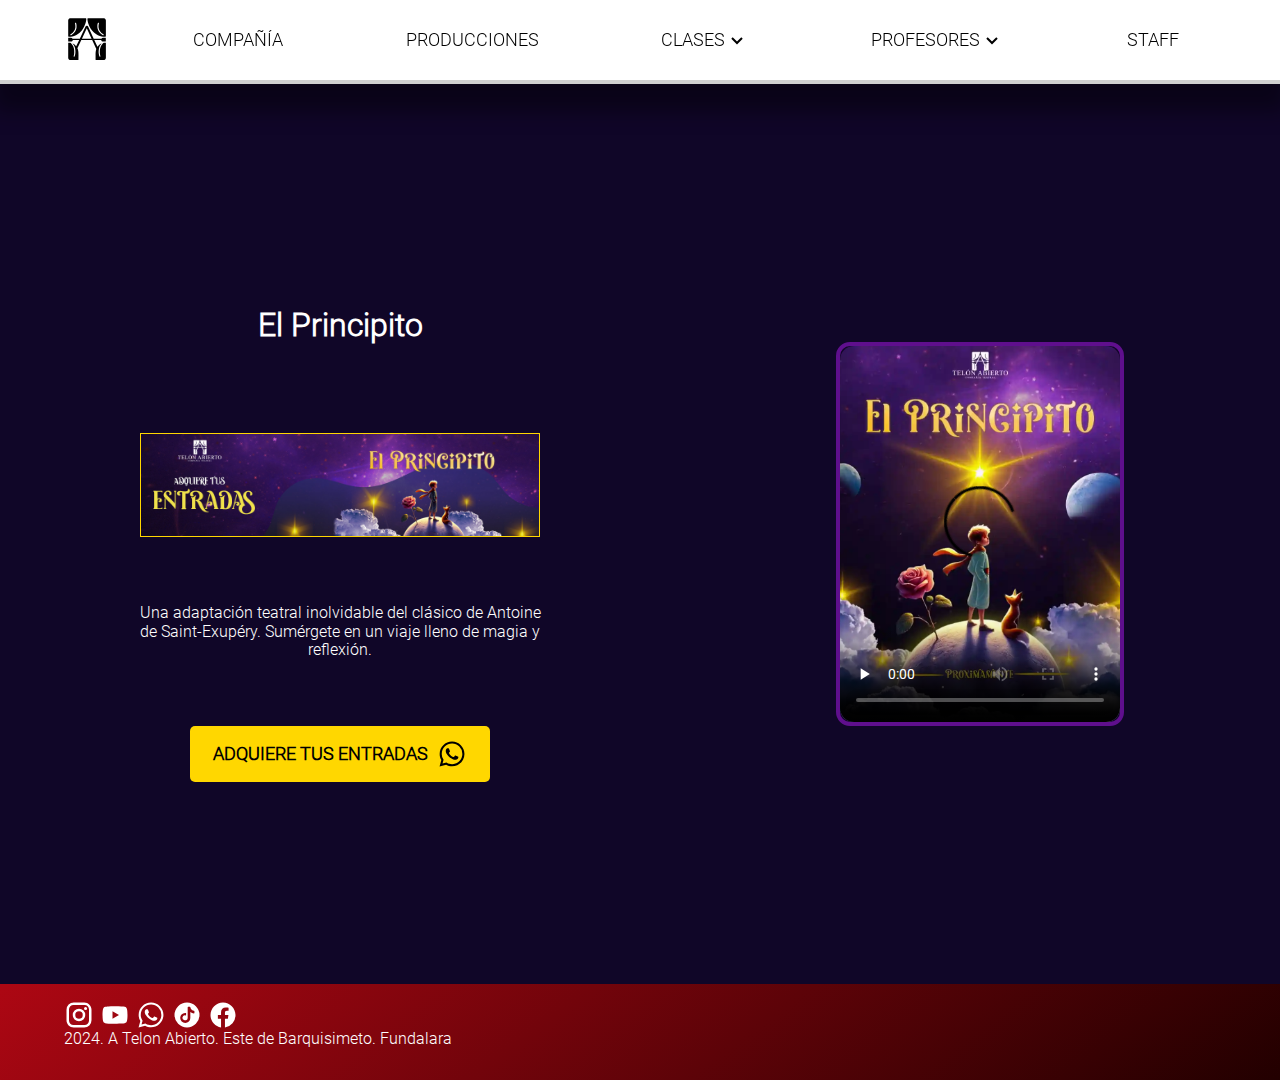
<file: principito.html>
<!DOCTYPE html>
<html lang="es">
<head>
    <meta charset="UTF-8"/>
    <meta name="viewport" content="width=device-width, initial-scale=1.0"/>
    <link rel="icon" href="./atassets/icons/ata-logo-new.png" type="image/png">
    
    <title>El Principito - A Telón Abierto</title>

    <!-- Estilos base -->
    <link rel="stylesheet" href="./css/normalize.css">
    <link rel="stylesheet" href="./css/main.css">
    <link rel="stylesheet" href="./css/navbar.css">
    <link rel="stylesheet" href="./css/footer.css">
    <link rel="stylesheet" href="./css/principito.css">


</head>
<body class="principito-body">
    <!-- Header proporcionado -->
    <header>
        <nav class="navbar">
            <button class="toggle_btn">
                
     
                <svg class="toggle_btn_icon open-icon open" xmlns="http://www.w3.org/2000/svg" viewBox="0 0 24 24" style="fill: currentColor"><path d="M4 6h16v2H4zm0 5h16v2H4zm0 5h16v2H4z"></path></svg>

                <svg class="toggle_btn_icon close-icon close" xmlns="http://www.w3.org/2000/svg" viewBox="0 0 24 24" style="fill: currentColor"><path d="M21 11H6.414l5.293-5.293-1.414-1.414L2.586 12l7.707 7.707 1.414-1.414L6.414 13H21z"></path></svg>


            </button>

            <ul class="menu">
                <li class="menu-li"><a href="./company.html" class=""><p class="navbar-p">Compañía</p></a>
                
                </li>
                <li class="menu-li"><a href="./productions.html" ><p class="navbar-p">Producciones</p></a>
                
                </li>
                <li class="menu-li"><a href="./classes.html" ><p class="navbar-p">Clases</p> <svg class="" xmlns="http://www.w3.org/2000/svg" width="24" height="24" viewBox="0 0 24 24" style=" fill: currentColor"><path d="M16.293 9.293 12 13.586 7.707 9.293l-1.414 1.414L12 16.414l5.707-5.707z"></path></svg> </a>   

                    <ul class="li_dropdown_menu">
                        <li><a href="./classes.html#academy-section"><p class="navbar-p">Academia de teatro</p></a></li>
                        <li><a href="./classes.html#storytelling-section"><p class="navbar-p">Club de narracion oral escenica</p></a></li>
                    </ul>


                
                </li>
                <li class="menu-li"><a href="./teachers.html"><p class="navbar-p">Profesores</p><svg class="" xmlns="http://www.w3.org/2000/svg" width="24" height="24" viewBox="0 0 24 24" style=" fill: currentColor"><path d="M16.293 9.293 12 13.586 7.707 9.293l-1.414 1.414L12 16.414l5.707-5.707z"></path></svg>  </a>  

                    <ul class="li_dropdown_menu">
                        <li><a href="./teachers.html#teacher-david"><p class="navbar-p">David Torres</p></a></li>
                        <li><a href="./teachers.html#teacher-maria-gracia"><p class="navbar-p">María Hernandez</p></a></li>
                        <li><a href="./teachers.html#teacher-gabriel"><p class="navbar-p">Gabriel Blanco</p></a></li>
                        <li><a href="./teachers.html#teacher-edward"><p class="navbar-p">Edward Rincones</p></a></li>
                    </ul>
                
                </li>
                <li class="menu-li"><a href="./staff.html"><p class="navbar-p">Staff</p></a>
                
                </li>
            </ul>




            <a class="logo" href="./index.html">
              <!--  <img src="./atassets/icons/ata-logue-light.svg" alt="Logo de A telón abierto">-->

                <svg class="ata-logo" version="1.1" id="Capa_1" xmlns="http://www.w3.org/2000/svg" xmlns:xlink="http://www.w3.org/1999/xlink" x="0px" y="0px"
	viewBox="0 0 1026 557.27" enable-background="new 0 0 1026 557.27" xml:space="preserve">
<g>
	<path fill="currentColor" d="M728.707,308.434c0,0-17.285-0.71-19.612,0.554c-10.815,5.871-24.99,22.304-32.508,38.358
		c-12.428,26.539-13.626,64.436-10.219,89.601c0.749,5.534,2.605,11.804,5.331,22.254c1.5,5.745-6.261,7.037-9.738,2.225
		c-3.457-4.787-7.156-17.985-8.509-29.251c-2.394-19.944-2.111-32.026,1.595-60.098c3.089-23.383,21.276-46.35,27.104-53.194
		c0.442-0.521-0.127-1.267-0.752-0.995c-14.902,6.535-30.777,19.485-42.619,36.221l-35.462-76.875h76.716
		c1.548,10.428,10.511,18.437,21.369,18.437h26.192c2.179,0,3.944-1.767,3.944-3.944v-35.368c0-2.179-1.766-3.944-3.944-3.944
		h-26.192c-7.927,0-14.838,4.278-18.604,10.638h-86.023l-60.83-131.869c-1.391-3.015-3.405-5.742-6.057-7.741
		c-9.941-7.492-21.474-2.045-24.829,6.21L442.247,263.05h-80.211c-3.765-6.359-10.676-10.638-18.602-10.638H317.24
		c-2.178,0-3.944,1.766-3.944,3.944v35.368c0,2.178,1.766,3.944,3.944,3.944h26.194c10.857,0,19.82-8.009,21.367-18.437h70.77
		l-33.364,70.855c-11.173-13.796-24.961-24.444-38.007-30.178c-0.637-0.279-1.214,0.485-0.763,1.015
		c5.867,6.901,23.984,29.819,27.064,53.151c3.707,28.071,3.99,40.153,1.596,60.098c-1.352,11.266-5.052,24.464-8.509,29.251
		c-3.477,4.813-11.237,3.521-9.738-2.225c2.726-10.45,4.582-16.72,5.332-22.254c3.408-25.165,2.209-63.062-10.219-89.601
		c-7.519-16.055-21.693-32.487-32.509-38.358c-2.327-1.264-19.611-0.554-19.611-0.554c-1.95,0-3.546,1.595-3.546,3.545v162.077
		c0,14.601,11.946,26.548,26.546,26.548h84.43c0.02,0,1.102,0,1.122,0c0.279-0.006,1.862,0.184,1.925-2.233
		c0.219-8.488,0.547-41.866,0.411-53.698c-0.119-10.338,1.311-35.953-6.117-60.63c-1.538-5.11-3.516-10.062-5.845-14.819
		l43.315-91.99H579.89l45.999,99.719c0.088,0.188,0.2,0.354,0.297,0.533c-0.825,2.156-1.582,4.342-2.251,6.558
		c-7.428,24.677-5.997,50.292-6.116,60.63c-0.135,11.832,0.191,45.21,0.41,53.698c0.063,2.417,1.646,2.228,1.927,2.233
		c0.02,0,1.101,0,1.12,0h84.431c14.601,0,26.546-11.947,26.546-26.548V311.979C732.252,310.029,730.656,308.434,728.707,308.434
		 M465.762,263.05l54.346-115.416l53.241,115.416H465.762z"/>
	<path fill="currentColor" d="M721.01,241.976c0.959,0,1.52-0.019,1.636-0.022c4.162-0.002,6.423-0.564,7.799-1.943c1.824-1.829,1.817-4.816,1.807-9.764
		l-0.002-168.763c0-10.017-10.257-24.252-19.827-24.252l-170.604-1.199h-0.183c-4.725,0.03-8.181,0-10.568,1.242
		c-2.592,1.347-3.697,3.97-3.697,8.795c0.029,0.65,3.371,65.63,51.113,125.414C632.533,239.169,708.861,241.976,721.01,241.976
		 M643.042,89.678c1.171-3.324,4.818-5.072,8.14-3.899c3.321,1.17,5.066,4.81,3.903,8.129c-0.071,0.202-6.958,20.336-4.126,44.991
		c3.729,32.452,21.85,57.285,53.857,73.804c3.133,1.617,4.361,5.468,2.745,8.599c-1.134,2.195-3.365,3.457-5.677,3.457
		c-0.984,0-1.984-0.23-2.921-0.712c-45.098-23.276-57.925-58.644-60.744-84.217C635.192,112.374,642.72,90.591,643.042,89.678"/>
	<path fill="#currentColor" d="M322.739,241.954c0.115,0.004,0.666,0.022,1.608,0.022c11.942,0,86.969-2.807,140.097-70.492
		c46.928-59.784,50.213-124.764,50.241-125.414c0-4.826-1.086-7.448-3.634-8.795c-2.349-1.242-5.743-1.211-10.388-1.242h-0.181
		l-167.694,1.199c-9.407,0-19.489,14.235-19.489,24.252l-0.001,168.763c-0.01,4.947-0.017,7.935,1.775,9.764
		C316.426,241.389,318.647,241.952,322.739,241.954 M340.264,212.704c31.463-16.52,49.274-41.352,52.94-73.806
		c2.784-24.653-3.987-44.788-4.056-44.989c-1.143-3.32,0.573-6.959,3.836-8.129c3.265-1.172,6.85,0.575,8.001,3.899
		c0.318,0.913,7.715,22.696,4.74,50.153c-2.771,25.572-15.379,60.939-59.708,84.216c-0.92,0.481-1.904,0.712-2.872,0.712
		c-2.272,0-4.465-1.262-5.58-3.457C335.977,218.169,337.185,214.321,340.264,212.704"/>
</g>
</svg>
                
            </a>
        </nav>

        <div class="dropdown_menu">
            <li><a href="./company.html"><p>Compañia</p><img src="./atassets/icons/bank-dark.svg" alt="Logo de una escuela"> </a></li>
            <li><a href="./productions.html" ><p>Producciones</p><img src="./atassets/icons/masks-theater-solid (1).svg" alt="Logo de una mascara de teatro"> </a></li>
            <li><a href="./classes.html" ><p>Clases</p><img src="./atassets/icons/scroll-solid (2).svg" alt=""> </a></li>
            <li><a href="./teachers.html"><p>Profesores</p><img src="./atassets/icons/users-line-solid-dark.svg" alt=""></a></li>
            <li><a href="./staff.html"><p>Staff</p><img src="./atassets/icons/film-solid-dark.svg" alt=""></a></li>
            <li><a href="#footer"><p>Contactanos</p><img src="./atassets/icons/user-solid (2).svg" alt=""></a></li>
            
        </div>






    </header>


    <!-- Contenido Principal -->
    <main>
        <section class="hero-section">
            <!-- Ajusta la ruta a la imagen según tu estructura de archivos -->
             <div class="hero-content-desktop">
                <h1 class="principito-h1-desktop">El Principito</h1>
                <img src="./atassets/atapicture/banner.jpg" alt="Imagen promocional de la obra El Principito" class="hero-image">
                <p class="principito-p-desktop" >Una adaptación teatral inolvidable del clásico de Antoine de Saint-Exupéry. Sumérgete en un viaje lleno de magia y reflexión.</p>
                <a href="https://wa.me/584245127649" class="cta-button principito-cta-desktop">Adquiere tus entradas                         <img class="footer-li-a-img" src="./atassets/icons/whatsapp-logo-dark.svg" alt=""> </a>    

             </div>
             
            <img src="./atassets/atapicture/banner.jpg" alt="Imagen promocional de la obra El Principito" class="hero-image hero-image-mobile">
           <div class="hero-content">
                <h1 class="principito-h1-mobile" >El Principito</h1>

                <div class="video-container">
                    
                    <video class="video" controls preload="none" poster="./atassets/atapicture/principito-first-poster.webp">
                        <source src="./atassets/video/principitoMariaG.mp4" type="video/mp4">
                        Tu navegador no soporta la etiqueta video.
                      </video>
                      

                   
                </div>
                


                <p class="principito-p-mobile" >Una adaptación teatral inolvidable del clásico de Antoine de Saint-Exupéry. Sumérgete en un viaje lleno de magia y reflexión.</p>
                <a href="https://wa.me/584245127649" class="cta-button principito-cta-mobile">Adquiere tus entradas</a>
            </div>
        </section>

    </main>

    <!-- Footer proporcionado -->
    <footer id="footer" class="footer">

        <div class="footer-elements-container">

            <ul class="footer-ul">
                <li class="footer-li">
                    <a class="footer-li-a" href="https://www.instagram.com/atelonabiertoteatro?utm_source=ig_web_button_share_sheet&igsh=ZDNlZDc0MzIxNw==">
                        <img class="footer-li-a-img" src="./atassets/icons/instagram-logo.svg" alt="">
                    </a>
                </li>
                <li class="footer-li">
                    <a class="footer-li-a" href="https://www.youtube.com/@atelonabiertoteatro">
                        <img class="footer-li-a-img" src="./atassets/icons/youtube-logo.svg" alt="">
                    </a>
                </li>
                <li class="footer-li">
                    <a class="footer-li-a" href="https://wa.me/584245127649">
                        <img class="footer-li-a-img" src="./atassets/icons/whatsapp-logo.svg" alt="">
                    </a>
                </li>
                <li class="footer-li">
                    <a class="footer-li-a" href="https://www.tiktok.com/@atelonabierto?is_from_webapp=1&sender_device=pc">
                        <img class="footer-li-a-img" src="./atassets/icons/tiktok-logo.svg" alt="">
                    </a>
                </li>
                <li class="footer-li">
                    <a class="footer-li-a" href="https://www.facebook.com/atelonabiertoteatro?show_switched_toast=0&show_invite_to_follow=0&show_switched_tooltip=0&show_podcast_settings=0&show_community_review_changes=0&show_community_rollback=0&show_follower_visibility_disclosure=0">
                        <img class="footer-li-a-img" src="./atassets/icons/facebook-logo.svg" alt="">
                    </a>
                </li>
            </ul>
    
            <div class="footer-container-direction">
                <p class="footer-container-direction-p">2024. A Telon Abierto. Este de Barquisimeto. Fundalara</p>
            </div>

        </div>


    </footer>


    <script src="./js/app.js"></script>
</body>
</html>
</file>
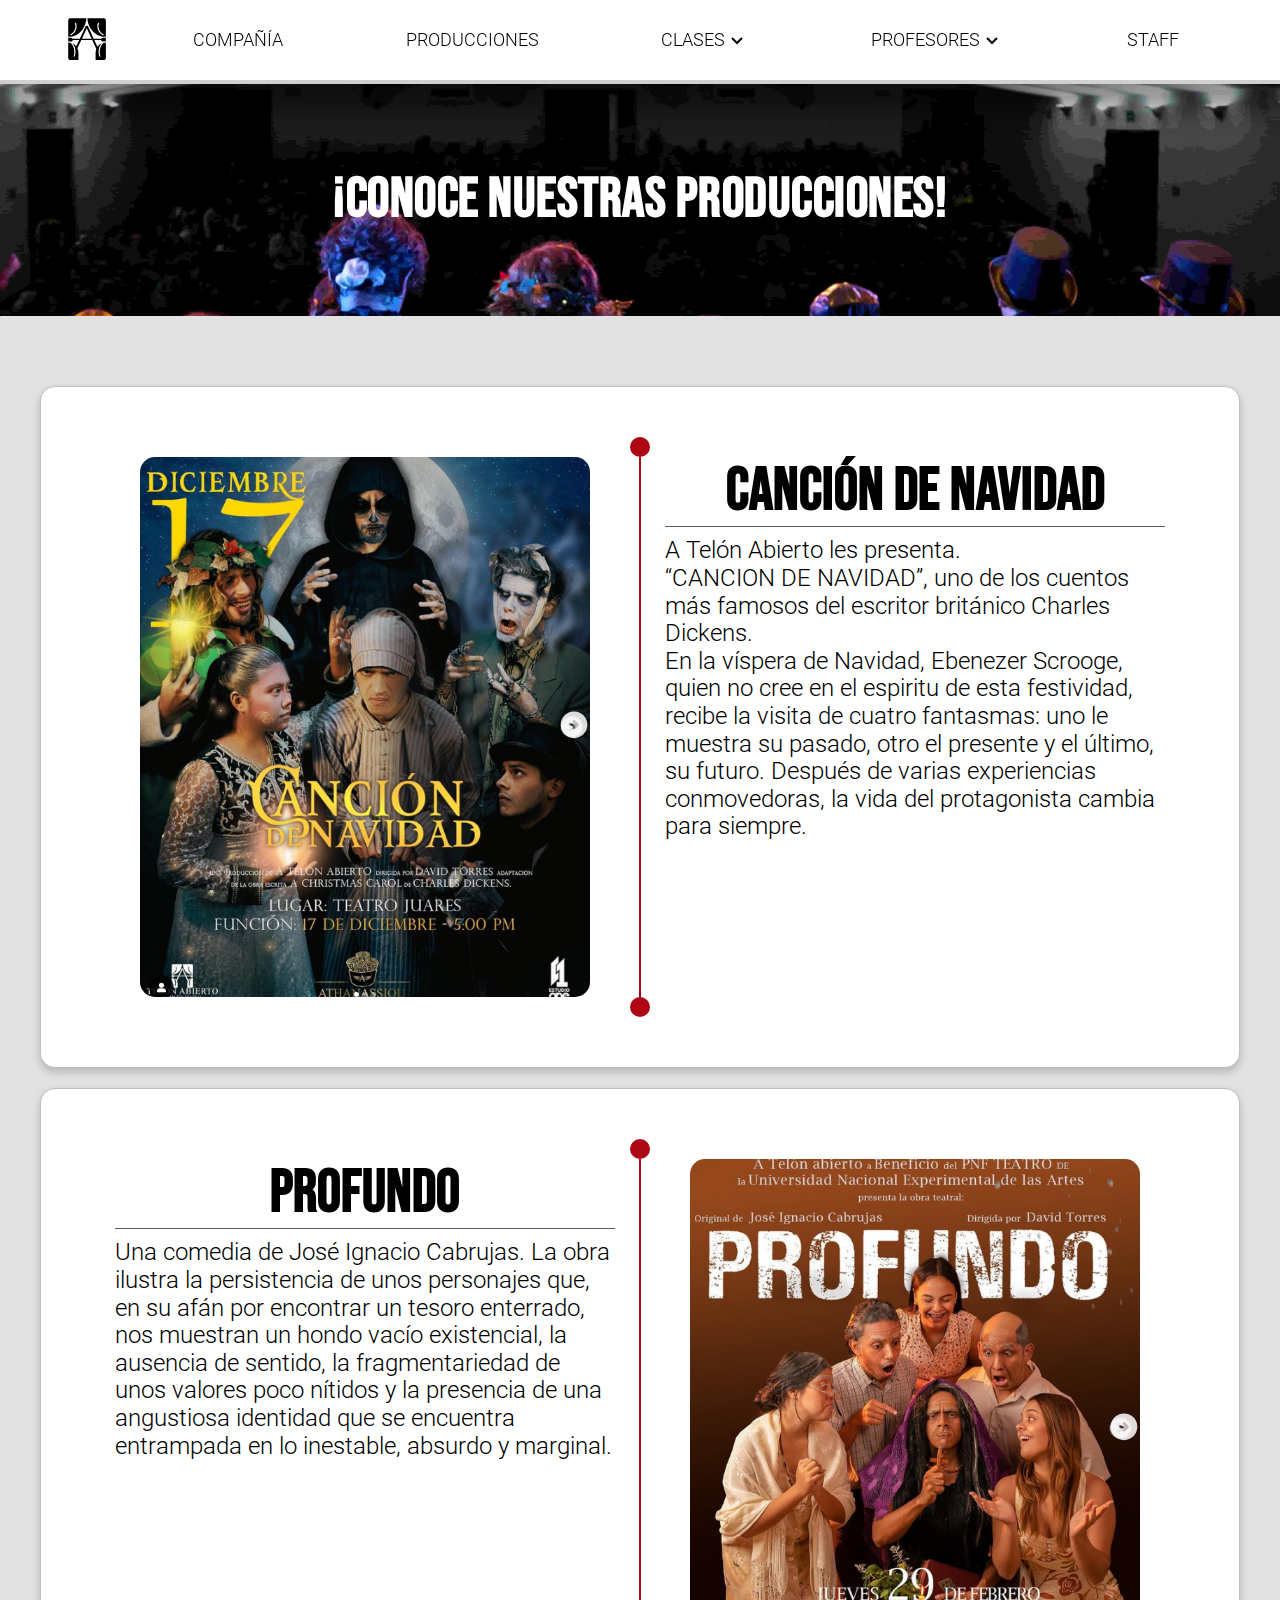
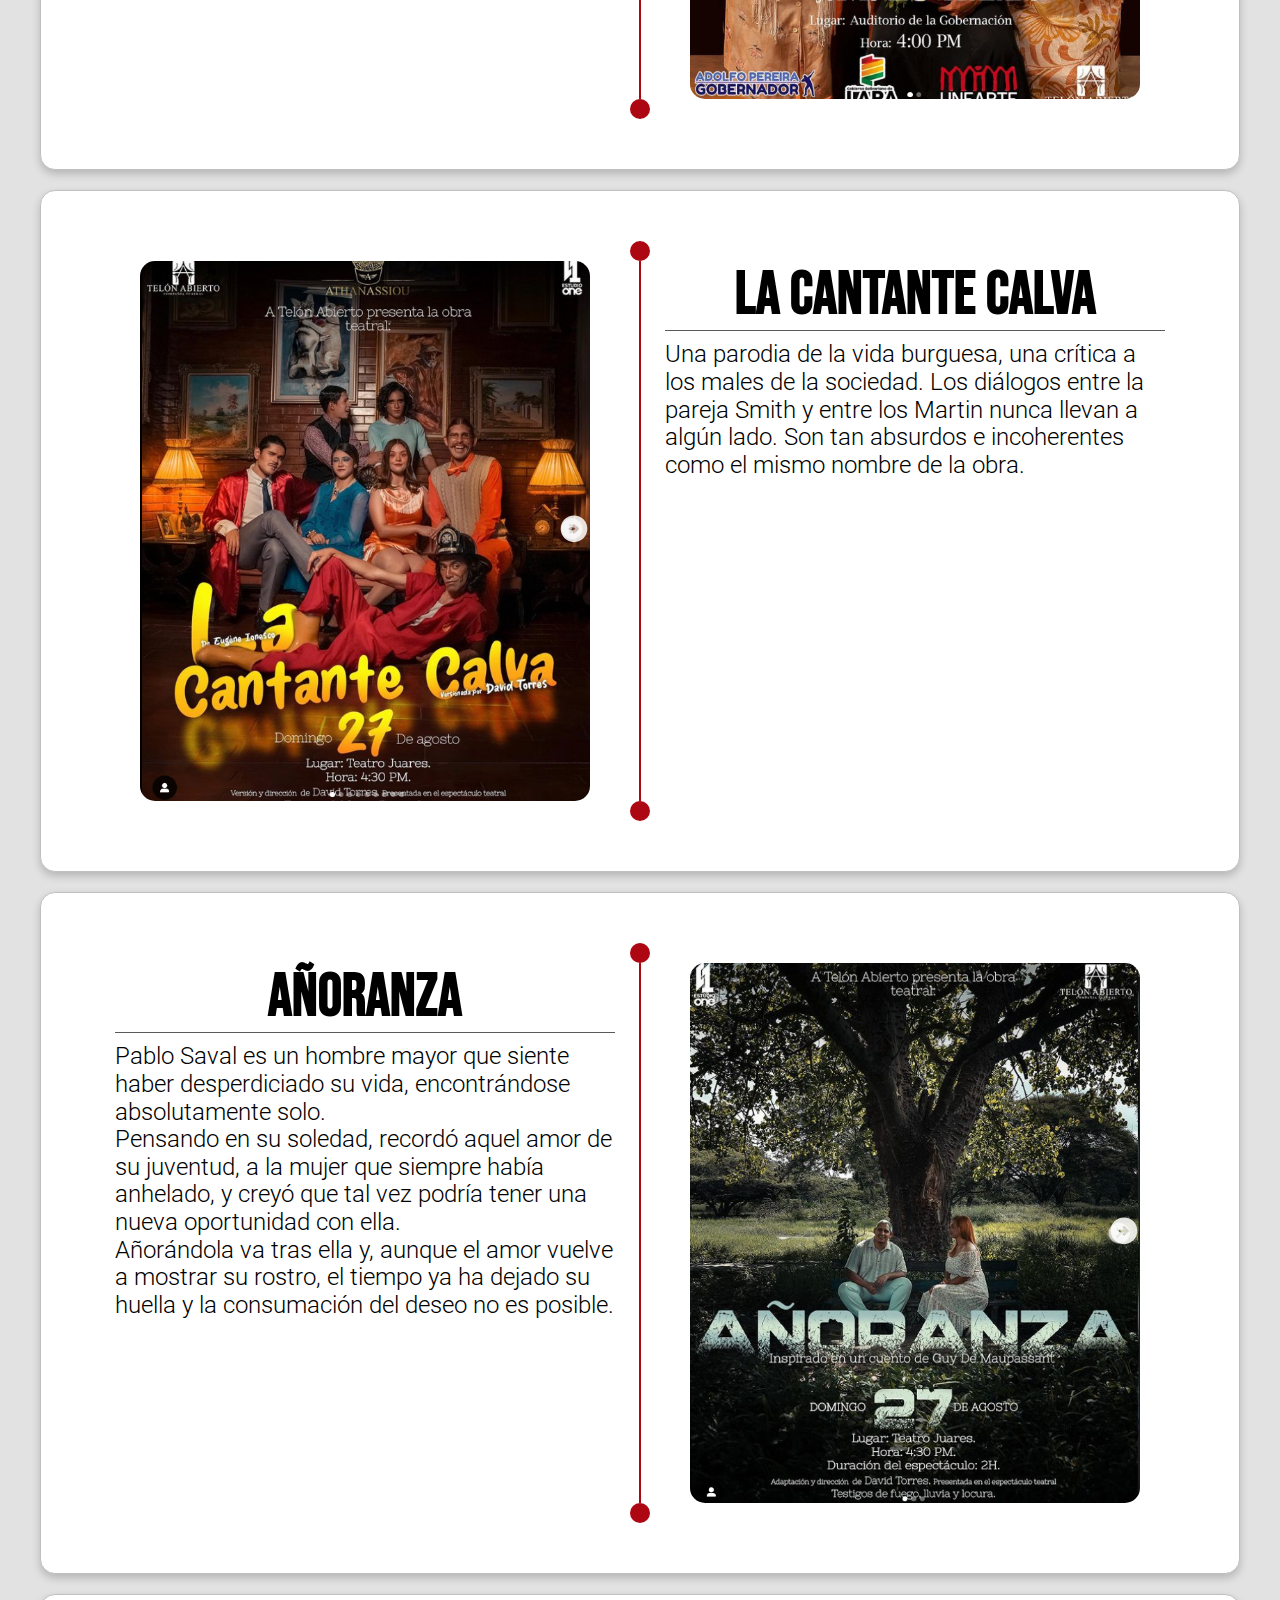
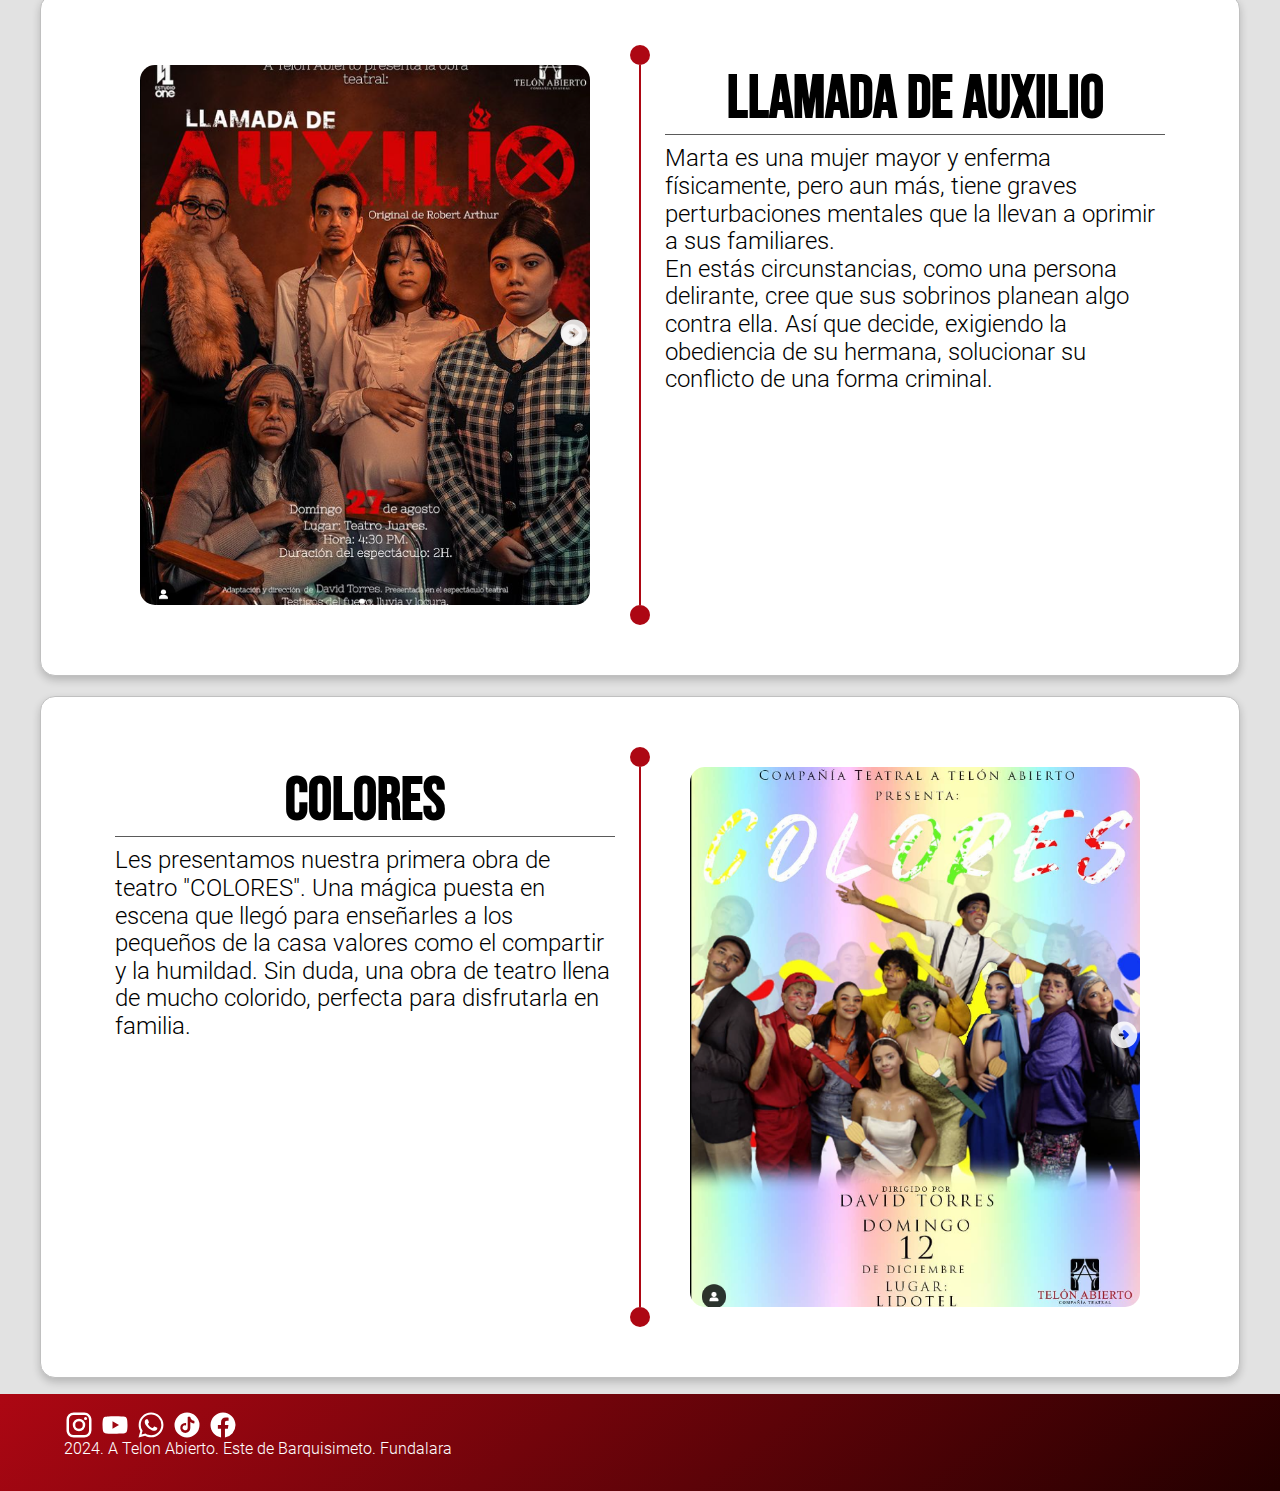
<file: productions.html>
<!DOCTYPE html>
<html lang="en">
<head>
    <meta charset="UTF-8">
    <meta name="viewport" content="width=device-width, initial-scale=1.0">
    <link rel="icon" href="./atassets/icons/ata-logo-new.png" type="image/png">
    <title>A telón abierto</title>
    <link rel="stylesheet" href="./css/normalize.css">
    <link rel="stylesheet" href="./css/main.css">
    <link rel="stylesheet" href="./css/navbar.css">
    <link rel="stylesheet" href="./css/footer.css">
    <link rel="stylesheet" href="./css/company.css">
    <link rel="stylesheet" href="./css/productions.css">

    
</head>
<body class="body-red">
    <header>
        <nav class="navbar">
            <button class="toggle_btn">
                
     
                <svg class="toggle_btn_icon open-icon open" xmlns="http://www.w3.org/2000/svg" viewBox="0 0 24 24" style="fill: currentColor"><path d="M4 6h16v2H4zm0 5h16v2H4zm0 5h16v2H4z"></path></svg>

                <svg class="toggle_btn_icon close-icon close" xmlns="http://www.w3.org/2000/svg" viewBox="0 0 24 24" style="fill: currentColor"><path d="M21 11H6.414l5.293-5.293-1.414-1.414L2.586 12l7.707 7.707 1.414-1.414L6.414 13H21z"></path></svg>


            </button>

            <ul class="menu">
                <li class="menu-li"><a href="./company.html" class=""><p class="navbar-p">Compañía</p></a>
                
                </li>
                <li class="menu-li"><a href="./productions.html" ><p class="navbar-p">Producciones</p></a>
                
                </li>
                <li class="menu-li"><a href="./classes.html" ><p class="navbar-p">Clases</p> <svg class="" xmlns="http://www.w3.org/2000/svg" width="24" height="24" viewBox="0 0 24 24" style=" fill: currentColor"><path d="M16.293 9.293 12 13.586 7.707 9.293l-1.414 1.414L12 16.414l5.707-5.707z"></path></svg> </a>   

                    <ul class="li_dropdown_menu">
                        <li><a href="./classes.html#academy-section"><p class="navbar-p">Academia de teatro</p></a></li>
                        <li><a href="./classes.html#storytelling-section"><p class="navbar-p">Club de narracion oral escenica</p></a></li>
                    </ul>


                
                </li>
                <li class="menu-li"><a href="./teachers.html"><p class="navbar-p">Profesores</p><svg class="" xmlns="http://www.w3.org/2000/svg" width="24" height="24" viewBox="0 0 24 24" style=" fill: currentColor"><path d="M16.293 9.293 12 13.586 7.707 9.293l-1.414 1.414L12 16.414l5.707-5.707z"></path></svg>  </a>  

                    <ul class="li_dropdown_menu">
                        <li><a href="./teachers.html#teacher-david"><p class="navbar-p">David Torres</p></a></li>
                        <li><a href="./teachers.html#teacher-maria-gracia"><p class="navbar-p">María Hernandez</p></a></li>
                        <li><a href="./teachers.html#teacher-gabriel"><p class="navbar-p">Gabriel Blanco</p></a></li>
                        <li><a href="./teachers.html#teacher-edward"><p class="navbar-p">Edward Rincones</p></a></li>
                    </ul>
                
                </li>
                <li class="menu-li"><a href="./staff.html"><p class="navbar-p">Staff</p></a>
                
                </li>
            </ul>




            <a class="logo" href="./index.html">
              <!--  <img src="./atassets/icons/ata-logue-light.svg" alt="Logo de A telón abierto">-->

                <svg class="ata-logo" version="1.1" id="Capa_1" xmlns="http://www.w3.org/2000/svg" xmlns:xlink="http://www.w3.org/1999/xlink" x="0px" y="0px"
	viewBox="0 0 1026 557.27" enable-background="new 0 0 1026 557.27" xml:space="preserve">
<g>
	<path fill="currentColor" d="M728.707,308.434c0,0-17.285-0.71-19.612,0.554c-10.815,5.871-24.99,22.304-32.508,38.358
		c-12.428,26.539-13.626,64.436-10.219,89.601c0.749,5.534,2.605,11.804,5.331,22.254c1.5,5.745-6.261,7.037-9.738,2.225
		c-3.457-4.787-7.156-17.985-8.509-29.251c-2.394-19.944-2.111-32.026,1.595-60.098c3.089-23.383,21.276-46.35,27.104-53.194
		c0.442-0.521-0.127-1.267-0.752-0.995c-14.902,6.535-30.777,19.485-42.619,36.221l-35.462-76.875h76.716
		c1.548,10.428,10.511,18.437,21.369,18.437h26.192c2.179,0,3.944-1.767,3.944-3.944v-35.368c0-2.179-1.766-3.944-3.944-3.944
		h-26.192c-7.927,0-14.838,4.278-18.604,10.638h-86.023l-60.83-131.869c-1.391-3.015-3.405-5.742-6.057-7.741
		c-9.941-7.492-21.474-2.045-24.829,6.21L442.247,263.05h-80.211c-3.765-6.359-10.676-10.638-18.602-10.638H317.24
		c-2.178,0-3.944,1.766-3.944,3.944v35.368c0,2.178,1.766,3.944,3.944,3.944h26.194c10.857,0,19.82-8.009,21.367-18.437h70.77
		l-33.364,70.855c-11.173-13.796-24.961-24.444-38.007-30.178c-0.637-0.279-1.214,0.485-0.763,1.015
		c5.867,6.901,23.984,29.819,27.064,53.151c3.707,28.071,3.99,40.153,1.596,60.098c-1.352,11.266-5.052,24.464-8.509,29.251
		c-3.477,4.813-11.237,3.521-9.738-2.225c2.726-10.45,4.582-16.72,5.332-22.254c3.408-25.165,2.209-63.062-10.219-89.601
		c-7.519-16.055-21.693-32.487-32.509-38.358c-2.327-1.264-19.611-0.554-19.611-0.554c-1.95,0-3.546,1.595-3.546,3.545v162.077
		c0,14.601,11.946,26.548,26.546,26.548h84.43c0.02,0,1.102,0,1.122,0c0.279-0.006,1.862,0.184,1.925-2.233
		c0.219-8.488,0.547-41.866,0.411-53.698c-0.119-10.338,1.311-35.953-6.117-60.63c-1.538-5.11-3.516-10.062-5.845-14.819
		l43.315-91.99H579.89l45.999,99.719c0.088,0.188,0.2,0.354,0.297,0.533c-0.825,2.156-1.582,4.342-2.251,6.558
		c-7.428,24.677-5.997,50.292-6.116,60.63c-0.135,11.832,0.191,45.21,0.41,53.698c0.063,2.417,1.646,2.228,1.927,2.233
		c0.02,0,1.101,0,1.12,0h84.431c14.601,0,26.546-11.947,26.546-26.548V311.979C732.252,310.029,730.656,308.434,728.707,308.434
		 M465.762,263.05l54.346-115.416l53.241,115.416H465.762z"/>
	<path fill="currentColor" d="M721.01,241.976c0.959,0,1.52-0.019,1.636-0.022c4.162-0.002,6.423-0.564,7.799-1.943c1.824-1.829,1.817-4.816,1.807-9.764
		l-0.002-168.763c0-10.017-10.257-24.252-19.827-24.252l-170.604-1.199h-0.183c-4.725,0.03-8.181,0-10.568,1.242
		c-2.592,1.347-3.697,3.97-3.697,8.795c0.029,0.65,3.371,65.63,51.113,125.414C632.533,239.169,708.861,241.976,721.01,241.976
		 M643.042,89.678c1.171-3.324,4.818-5.072,8.14-3.899c3.321,1.17,5.066,4.81,3.903,8.129c-0.071,0.202-6.958,20.336-4.126,44.991
		c3.729,32.452,21.85,57.285,53.857,73.804c3.133,1.617,4.361,5.468,2.745,8.599c-1.134,2.195-3.365,3.457-5.677,3.457
		c-0.984,0-1.984-0.23-2.921-0.712c-45.098-23.276-57.925-58.644-60.744-84.217C635.192,112.374,642.72,90.591,643.042,89.678"/>
	<path fill="#currentColor" d="M322.739,241.954c0.115,0.004,0.666,0.022,1.608,0.022c11.942,0,86.969-2.807,140.097-70.492
		c46.928-59.784,50.213-124.764,50.241-125.414c0-4.826-1.086-7.448-3.634-8.795c-2.349-1.242-5.743-1.211-10.388-1.242h-0.181
		l-167.694,1.199c-9.407,0-19.489,14.235-19.489,24.252l-0.001,168.763c-0.01,4.947-0.017,7.935,1.775,9.764
		C316.426,241.389,318.647,241.952,322.739,241.954 M340.264,212.704c31.463-16.52,49.274-41.352,52.94-73.806
		c2.784-24.653-3.987-44.788-4.056-44.989c-1.143-3.32,0.573-6.959,3.836-8.129c3.265-1.172,6.85,0.575,8.001,3.899
		c0.318,0.913,7.715,22.696,4.74,50.153c-2.771,25.572-15.379,60.939-59.708,84.216c-0.92,0.481-1.904,0.712-2.872,0.712
		c-2.272,0-4.465-1.262-5.58-3.457C335.977,218.169,337.185,214.321,340.264,212.704"/>
</g>
</svg>
                
            </a>
        </nav>

        <div class="dropdown_menu">
            <li><a href="./company.html"><p>Compañia</p><img src="./atassets/icons/bank-dark.svg" alt="Logo de una escuela"> </a></li>
            <li><a href="./productions.html" ><p>Producciones</p><img src="./atassets/icons/masks-theater-solid (1).svg" alt="Logo de una mascara de teatro"> </a></li>
            <li><a href="./classes.html" ><p>Clases</p><img src="./atassets/icons/scroll-solid (2).svg" alt=""> </a></li>
            <li><a href="./teachers.html"><p>Profesores</p><img src="./atassets/icons/users-line-solid-dark.svg" alt=""></a></li>
            <li><a href="./staff.html"><p>Staff</p><img src="./atassets/icons/film-solid-dark.svg" alt=""></a></li>
            <li><a href="#footer"><p>Contactanos</p><img src="./atassets/icons/user-solid (2).svg" alt=""></a></li>
            
        </div>




<!--        <a href="./principito.html" class="comming-soon-notice"> <p>Próximamente</p></a>-->

</header>
   




    <main class="productions-main">

        <section class="productions-section">
            <div class="productions-section-h2-container">
                <img class="productions-h2-img-background" src="./atassets/atapicture/actors-giving-back-camera-mobile.jpg" alt="">
                
                <h2 class="productions-section-h2">¡Conoce nuestras producciones!</h2>
               
            </div>



            <div class="productions-section-body">

            <!--    <img class="wave" src="./atassets/waves/wave-one-productions.svg" alt="Division">-->


               
                <div class="productions-grid">

                    <div class="production-images">
                     
            
                                <div class="carousel-div productions-carousel-div">
                                    
                                    <button class="carousel-button carousel-button-left" id="carousel-arrow-left"><img class="carousel-button-img" src="./atassets/icons/arrow-circle.svg" alt="Flecha para deslizar galeria de imagen hacia la izquierda"></button>
                                  
                                    <ul class="carousel-ul" id="carousel-ul">
                                        <li class="carousel-li" id="carousel-li">
                                            <img class="carousel-img" src="./atassets/atapicture/production-cancion-de-navidad.png" alt="">
                                        </li>
                                        <li class="carousel-li" id="carousel-li">
                                            <img class="carousel-img" src="./atassets/atapicture/production-cancion-de-navidad-2.png" alt="">
                                        </li>
                                    </ul>
                                    
                                    <button class="carousel-button carousel-button-right" id="carousel-arrow-right"><img class="carousel-button-img" src="./atassets/icons/arrow-circle.svg" alt="Flecha para deslizar galeria de imagen hacia la derecha"></button>
            
                                </div>
            
                           

                    </div>

                    <div class="line"></div>

                    <div class="production">

                        
                        <div class="production-name">Canción de navidad</div>
                        <div class="production-description"><p>A Telón Abierto les presenta.<br>
                            “CANCION DE NAVIDAD”, uno de los cuentos más famosos del escritor británico Charles Dickens.<br>
                            
                            En la víspera de Navidad, Ebenezer Scrooge, quien no cree en el espiritu de esta festividad, recibe la visita de cuatro fantasmas: uno le muestra su pasado, otro el presente y el último, su futuro. Después de varias experiencias conmovedoras, la vida del protagonista cambia para siempre.</div>
                    </p>
                </div>
                </div>

                <div class="productions-grid productions-grid-right">

                    <div class="production-images">
                     
            
                                <div class="carousel-div productions-carousel-div">
                                    
                                    <button class="carousel-button carousel-button-left" id="carousel-arrow-left"><img class="carousel-button-img" src="./atassets/icons/arrow-circle.svg" alt="Flecha para deslizar galeria de imagen hacia la izquierda"></button>
                                  
                                    <ul class="carousel-ul" id="carousel-ul">
                                        <li class="carousel-li" id="carousel-li">
                                            <img class="carousel-img" src="./atassets/atapicture/production-profundo.png" alt="">
                                        </li>
                                        <li class="carousel-li" id="carousel-li">
                                            <img class="carousel-img" src="./atassets/atapicture/production-profundo-2.png" alt="">
                                        </li>
                                    </ul>
                                    
                                    <button class="carousel-button carousel-button-right" id="carousel-arrow-right"><img class="carousel-button-img" src="./atassets/icons/arrow-circle.svg" alt="Flecha para deslizar galeria de imagen hacia la derecha"></button>
            
                                </div>
            
                           

                    </div>

                    <div class="line"></div>

                    <div class="production">

                        
                        <div class="production-name">Profundo</div>
                        <div class="production-description"><p>Una comedia de José Ignacio Cabrujas. La obra ilustra la persistencia de unos personajes que, en su afán por encontrar un tesoro enterrado, nos muestran un hondo vacío existencial, la ausencia de sentido, la fragmentariedad de unos valores poco nítidos y la presencia de una angustiosa identidad que se encuentra entrampada en lo inestable, absurdo y marginal.</p></div>
                    </div>
                </div>

                <div class="productions-grid">

                    <div class="production-images">
                     
            
                                <div class="carousel-div productions-carousel-div">
                                    
                                    <button class="carousel-button carousel-button-left" id="carousel-arrow-left"><img class="carousel-button-img" src="./atassets/icons/arrow-circle.svg" alt="Flecha para deslizar galeria de imagen hacia la izquierda"></button>
                                  
                                    <ul class="carousel-ul" id="carousel-ul">
                                        <li class="carousel-li" id="carousel-li">
                                            <img class="carousel-img" src="./atassets/atapicture/production-la-cantante-calva.png" alt="">
                                        </li>
                                        <li class="carousel-li" id="carousel-li">
                                            <img class="carousel-img" src="./atassets/atapicture/production-la-cantante-calva-2.png" alt="">
                                        </li>
                                        <li class="carousel-li" id="carousel-li">
                                            <img class="carousel-img" src="./atassets/atapicture/production-la-cantante-calva-3.png" alt="">
                                        </li>
                                        <li class="carousel-li" id="carousel-li">
                                            <img class="carousel-img" src="./atassets/atapicture/production-la-cantante-calva-4.png" alt="">
                                        </li>
                                    </ul>
                                    
                                    <button class="carousel-button carousel-button-right" id="carousel-arrow-right"><img class="carousel-button-img" src="./atassets/icons/arrow-circle.svg" alt="Flecha para deslizar galeria de imagen hacia la derecha"></button>
            
                                </div>
            
                           

                    </div>

                    <div class="line"></div>

                    <div class="production">

                        
                        <div class="production-name">La cantante calva</div>
                        <div class="production-description"><p>Una parodia de la vida burguesa, una crítica a los males de la sociedad. Los diálogos entre la pareja Smith y entre los Martin nunca llevan a algún lado. Son tan absurdos e incoherentes como el mismo nombre de la obra.</p>
                        </div>
                    </div>
                </div>

                <div class="productions-grid productions-grid-right">

                    <div class="production-images">
                     
            
                                <div class="carousel-div productions-carousel-div">
                                    
                                    <button class="carousel-button carousel-button-left" id="carousel-arrow-left"><img class="carousel-button-img" src="./atassets/icons/arrow-circle.svg" alt="Flecha para deslizar galeria de imagen hacia la izquierda"></button>
                                  
                                    <ul class="carousel-ul" id="carousel-ul">
                                        <li class="carousel-li" id="carousel-li">
                                            <img class="carousel-img" src="./atassets/atapicture/production-anoranza.png" alt="">
                                        </li>
                                        <li class="carousel-li" id="carousel-li">
                                            <img class="carousel-img" src="./atassets/atapicture/production-anoranza-2.png" alt="">
                                        </li>
                                        <li class="carousel-li" id="carousel-li">
                                            <img class="carousel-img" src="./atassets/atapicture/production-anoranza-3.png" alt="">
                                        </li>
                                        <li class="carousel-li" id="carousel-li">
                                            <img class="carousel-img" src="./atassets/atapicture/production-anoranza-4.png" alt="">
                                        </li>
                                        
                                    </ul>
                                    
                                    <button class="carousel-button carousel-button-right" id="carousel-arrow-right"><img class="carousel-button-img" src="./atassets/icons/arrow-circle.svg" alt="Flecha para deslizar galeria de imagen hacia la derecha"></button>
            
                                </div>
            
                           

                    </div>

                    <div class="line"></div>

                    <div class="production">

                        
                        <div class="production-name">Añoranza</div>
                        <div class="production-description">
                            <p> Pablo Saval es un hombre mayor que siente haber desperdiciado su vida, encontrándose absolutamente solo.<br>

                                Pensando en su soledad, recordó aquel amor de su juventud, a la mujer que siempre había anhelado, y creyó que tal vez podría tener una nueva oportunidad con ella.<br>
                                
                                Añorándola va tras ella y, aunque el amor vuelve a mostrar su rostro, el tiempo ya ha dejado su huella y la consumación del deseo no es posible.</p>
                        </div>
                    </div>
                </div>

                <div class="productions-grid">

                    <div class="production-images">
                     
            
                                <div class="carousel-div productions-carousel-div">
                                    
                                    <button class="carousel-button carousel-button-left" id="carousel-arrow-left"><img class="carousel-button-img" src="./atassets/icons/arrow-circle.svg" alt="Flecha para deslizar galeria de imagen hacia la izquierda"></button>
                                  
                                    <ul class="carousel-ul" id="carousel-ul">
                                        <li class="carousel-li" id="carousel-li">
                                            <img class="carousel-img" src="./atassets/atapicture/production-llamada-de-auxilio.png" alt="">
                                        </li>
                                        <li class="carousel-li" id="carousel-li">
                                            <img class="carousel-img" src="./atassets/atapicture/production-llamada-de-auxilio-2.png" alt="">
                                        </li>
                                        <li class="carousel-li" id="carousel-li">
                                            <img class="carousel-img" src="./atassets/atapicture/production-llamada-de-auxilio-3.png" alt="">
                                        </li>
                                        <li class="carousel-li" id="carousel-li">
                                            <img class="carousel-img" src="./atassets/atapicture/production-llamada-de-auxilio-4.png" alt="">
                                        </li>
                                        <li class="carousel-li" id="carousel-li">
                                            <img class="carousel-img" src="./atassets/atapicture/production-llamada-de-auxilio-5.png" alt="">
                                        </li>
                                    </ul>
                                    
                                    <button class="carousel-button carousel-button-right" id="carousel-arrow-right"><img class="carousel-button-img" src="./atassets/icons/arrow-circle.svg" alt="Flecha para deslizar galeria de imagen hacia la derecha"></button>
            
                                </div>
            
                           

                    </div>

                    <div class="line"></div>

                    <div class="production">

                        
                        <div class="production-name">Llamada de auxilio</div>
                        <div class="production-description">
                            <p>

                                Marta es una mujer mayor y enferma físicamente, pero aun más, tiene graves perturbaciones mentales que la llevan a oprimir a sus familiares.<br>
                                
                                En estás circunstancias, como una persona delirante, cree que sus sobrinos planean algo contra ella. Así que decide, exigiendo la obediencia de su hermana, solucionar su conflicto de una forma criminal.</p>
                        </div>
                    </div>
                </div>

                <div class="productions-grid productions-grid-right">

                    <div class="production-images">
                     
            
                                <div class="carousel-div productions-carousel-div">
                                    
                                    <button class="carousel-button carousel-button-left" id="carousel-arrow-left"><img class="carousel-button-img" src="./atassets/icons/arrow-circle.svg" alt="Flecha para deslizar galeria de imagen hacia la izquierda"></button>
                                  
                                    <ul class="carousel-ul" id="carousel-ul">
                                        <li class="carousel-li" id="carousel-li">
                                            <img class="carousel-img" src="./atassets/atapicture/production-colores.png" alt="">
                                        </li>
                                        <li class="carousel-li" id="carousel-li">
                                            <img class="carousel-img" src="./atassets/atapicture/production-colores-2.png" alt="">
                                        </li>
                                        
                                    </ul>
                                    
                                    <button class="carousel-button carousel-button-right" id="carousel-arrow-right"><img class="carousel-button-img" src="./atassets/icons/arrow-circle.svg" alt="Flecha para deslizar galeria de imagen hacia la derecha"></button>
            
                                </div>
            
                           

                    </div>

                    <div class="line"></div>

                    <div class="production">

                        
                        <div class="production-name">Colores</div>
                        <div class="production-description">
                            <p>Les presentamos nuestra primera obra de teatro "COLORES". Una mágica puesta en escena que llegó para enseñarles a los pequeños de la casa valores como el compartir y la humildad. Sin duda, una obra de teatro llena de mucho colorido, perfecta para disfrutarla en familia.
                            </p></div>
                    </div>
                </div>

            </div>
        </section>
    </main>

    <footer id="footer" class="footer">

        <div class="footer-elements-container">

            <ul class="footer-ul">
                <li class="footer-li">
                    <a class="footer-li-a" href="https://www.instagram.com/atelonabiertoteatro?utm_source=ig_web_button_share_sheet&igsh=ZDNlZDc0MzIxNw==">
                        <img class="footer-li-a-img" src="./atassets/icons/instagram-logo.svg" alt="">
                    </a>
                </li>
                <li class="footer-li">
                    <a class="footer-li-a" href="https://www.youtube.com/@atelonabiertoteatro">
                        <img class="footer-li-a-img" src="./atassets/icons/youtube-logo.svg" alt="">
                    </a>
                </li>
                <li class="footer-li">
                    <a class="footer-li-a" href="https://wa.me/584245127649">
                        <img class="footer-li-a-img" src="./atassets/icons/whatsapp-logo.svg" alt="">
                    </a>
                </li>
                <li class="footer-li">
                    <a class="footer-li-a" href="https://www.tiktok.com/@atelonabierto?is_from_webapp=1&sender_device=pc">
                        <img class="footer-li-a-img" src="./atassets/icons/tiktok-logo.svg" alt="">
                    </a>
                </li>
                <li class="footer-li">
                    <a class="footer-li-a" href="https://www.facebook.com/atelonabiertoteatro?show_switched_toast=0&show_invite_to_follow=0&show_switched_tooltip=0&show_podcast_settings=0&show_community_review_changes=0&show_community_rollback=0&show_follower_visibility_disclosure=0">
                        <img class="footer-li-a-img" src="./atassets/icons/facebook-logo.svg" alt="">
                    </a>
                </li>
            </ul>
    
            <div class="footer-container-direction">
                <p class="footer-container-direction-p">2024. A Telon Abierto. Este de Barquisimeto. Fundalara</p>
            </div>

        </div>


    </footer>


    <script src="./js/app.js"></script>
    <script src="./js/carousel.js"></script>

    
</body>   

</html>
</file>
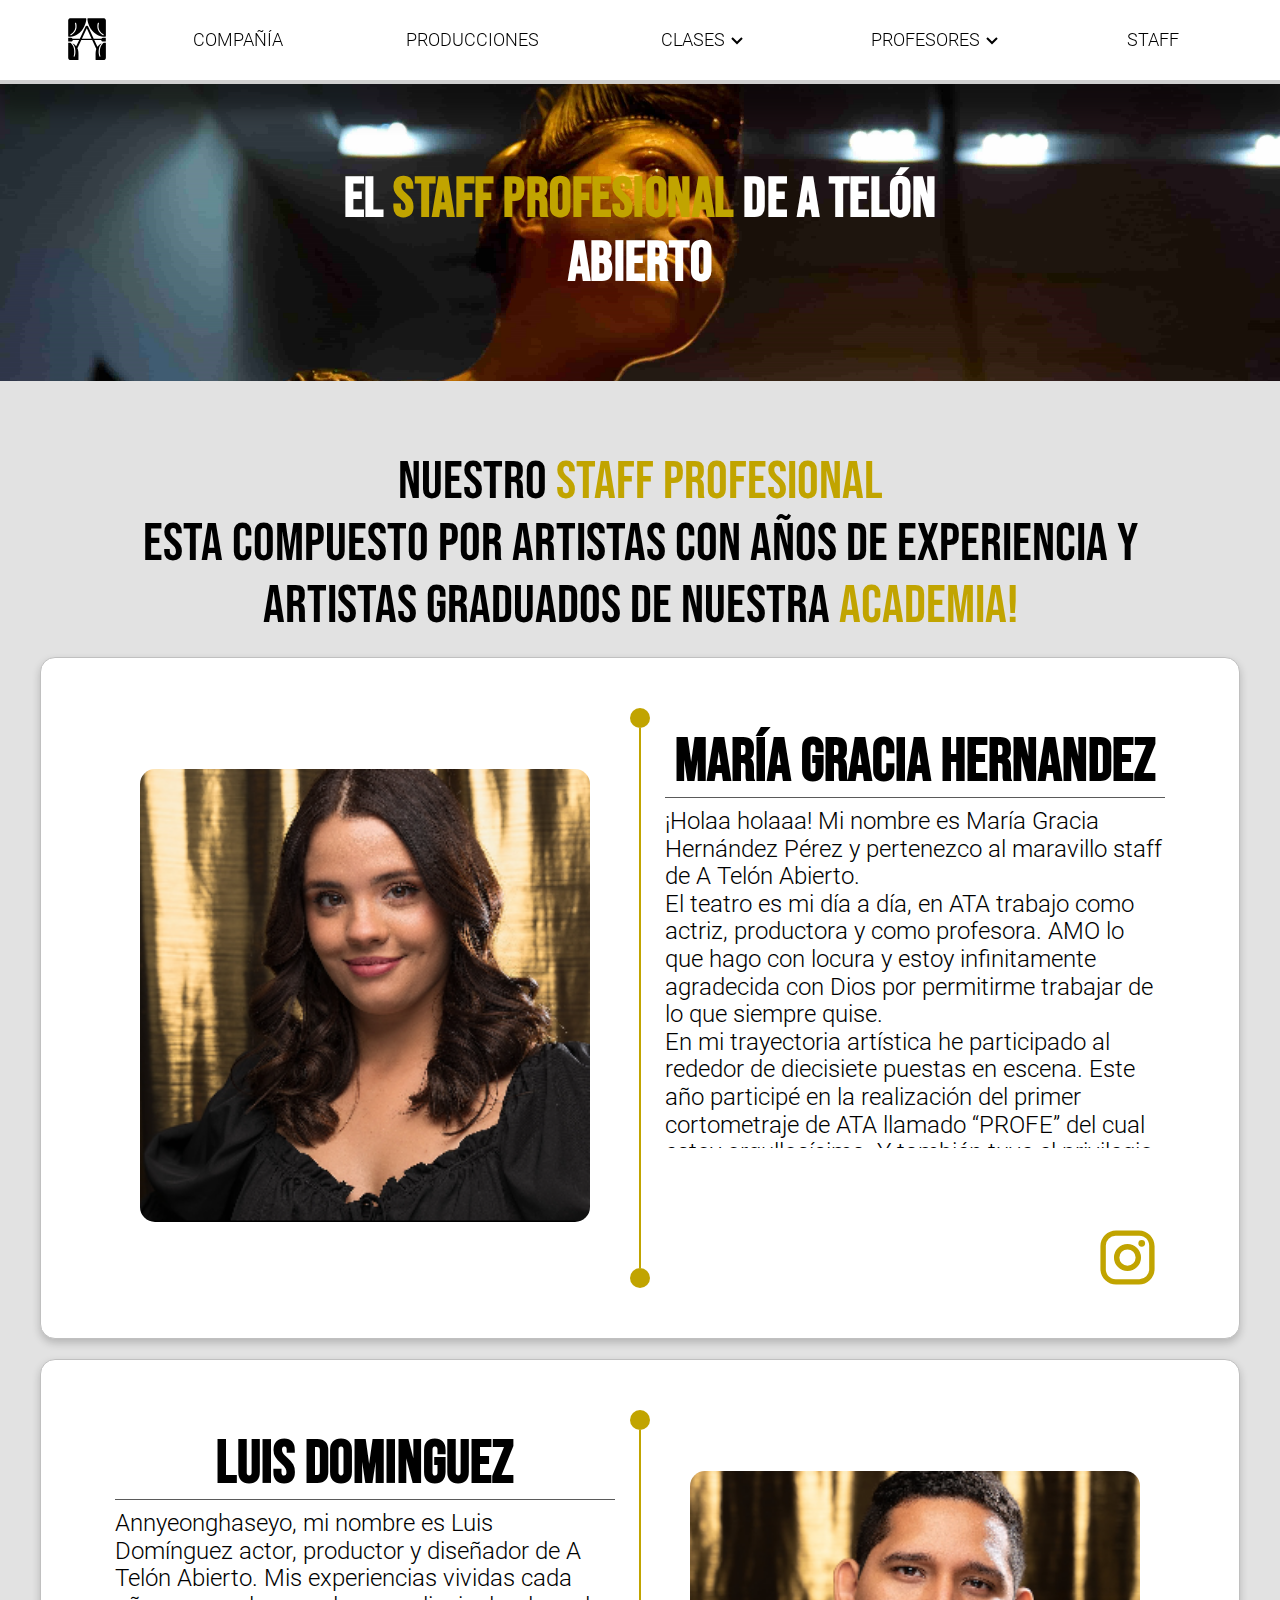
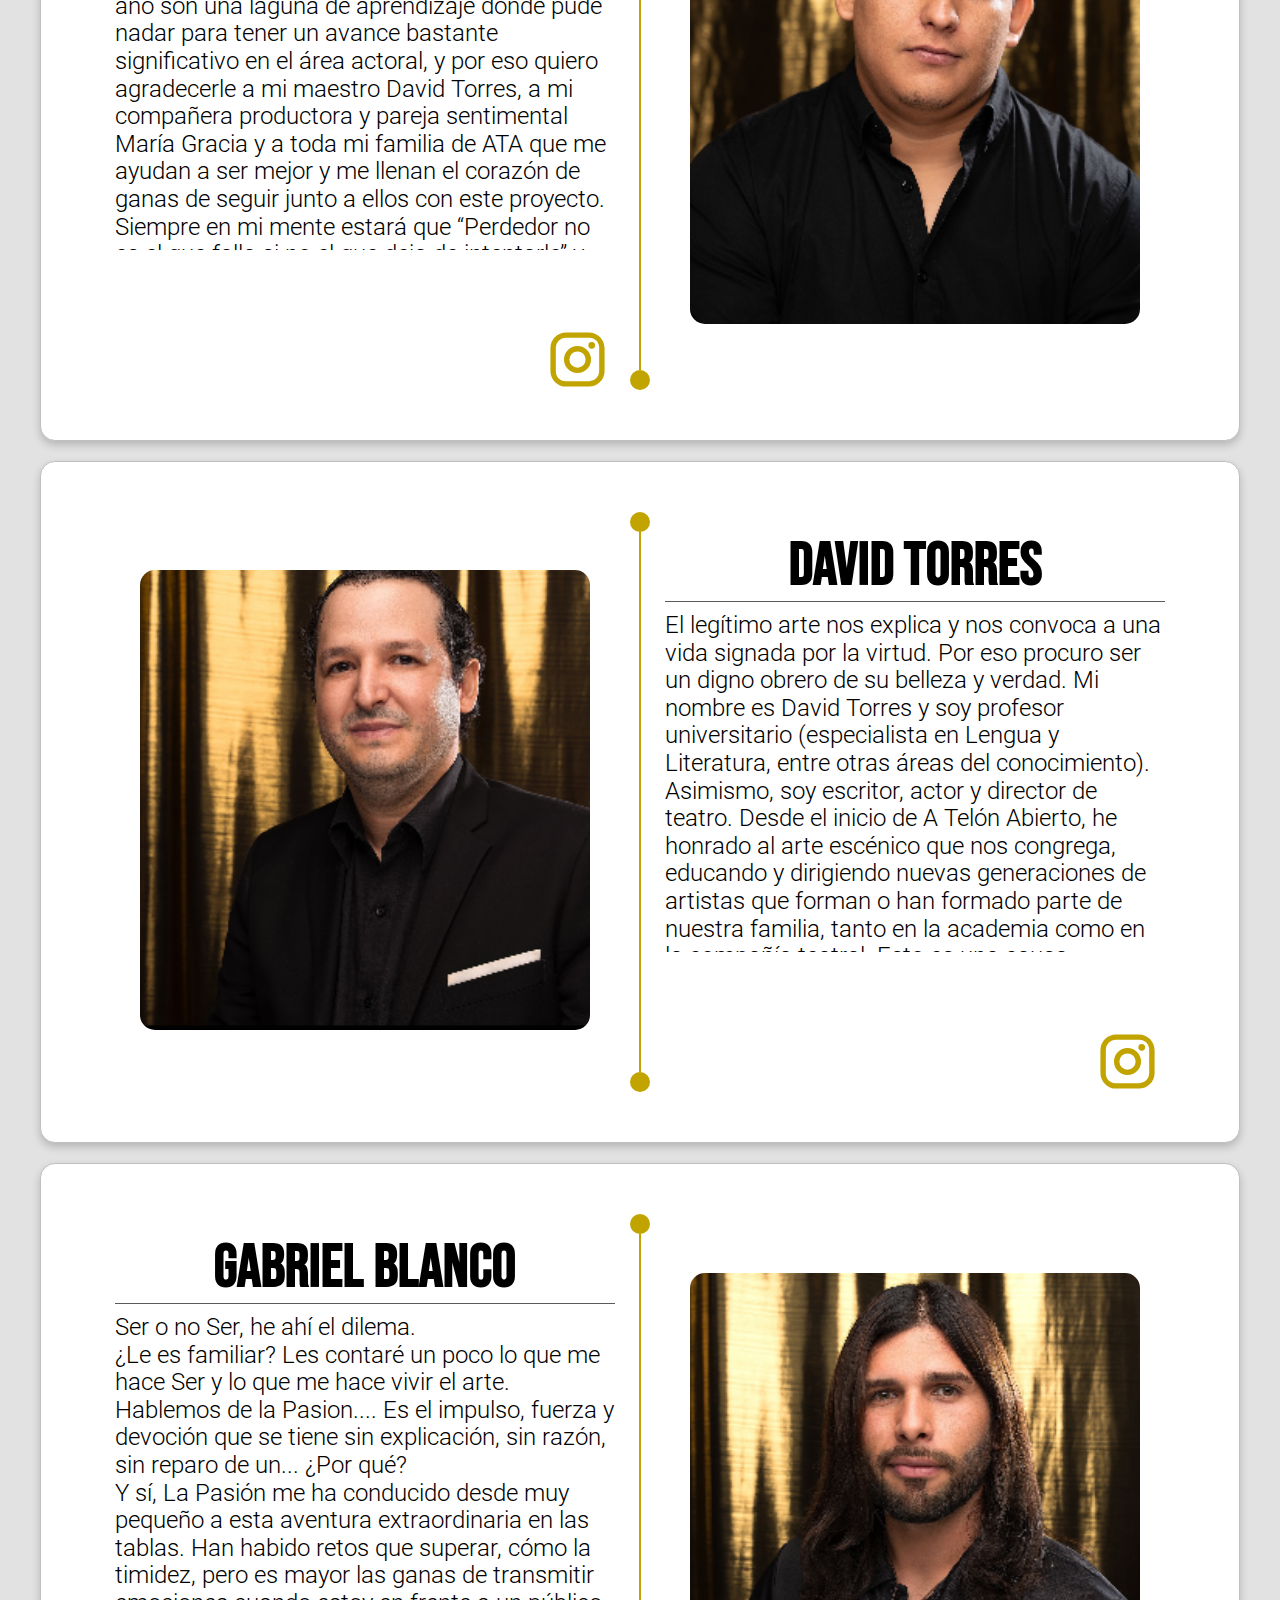
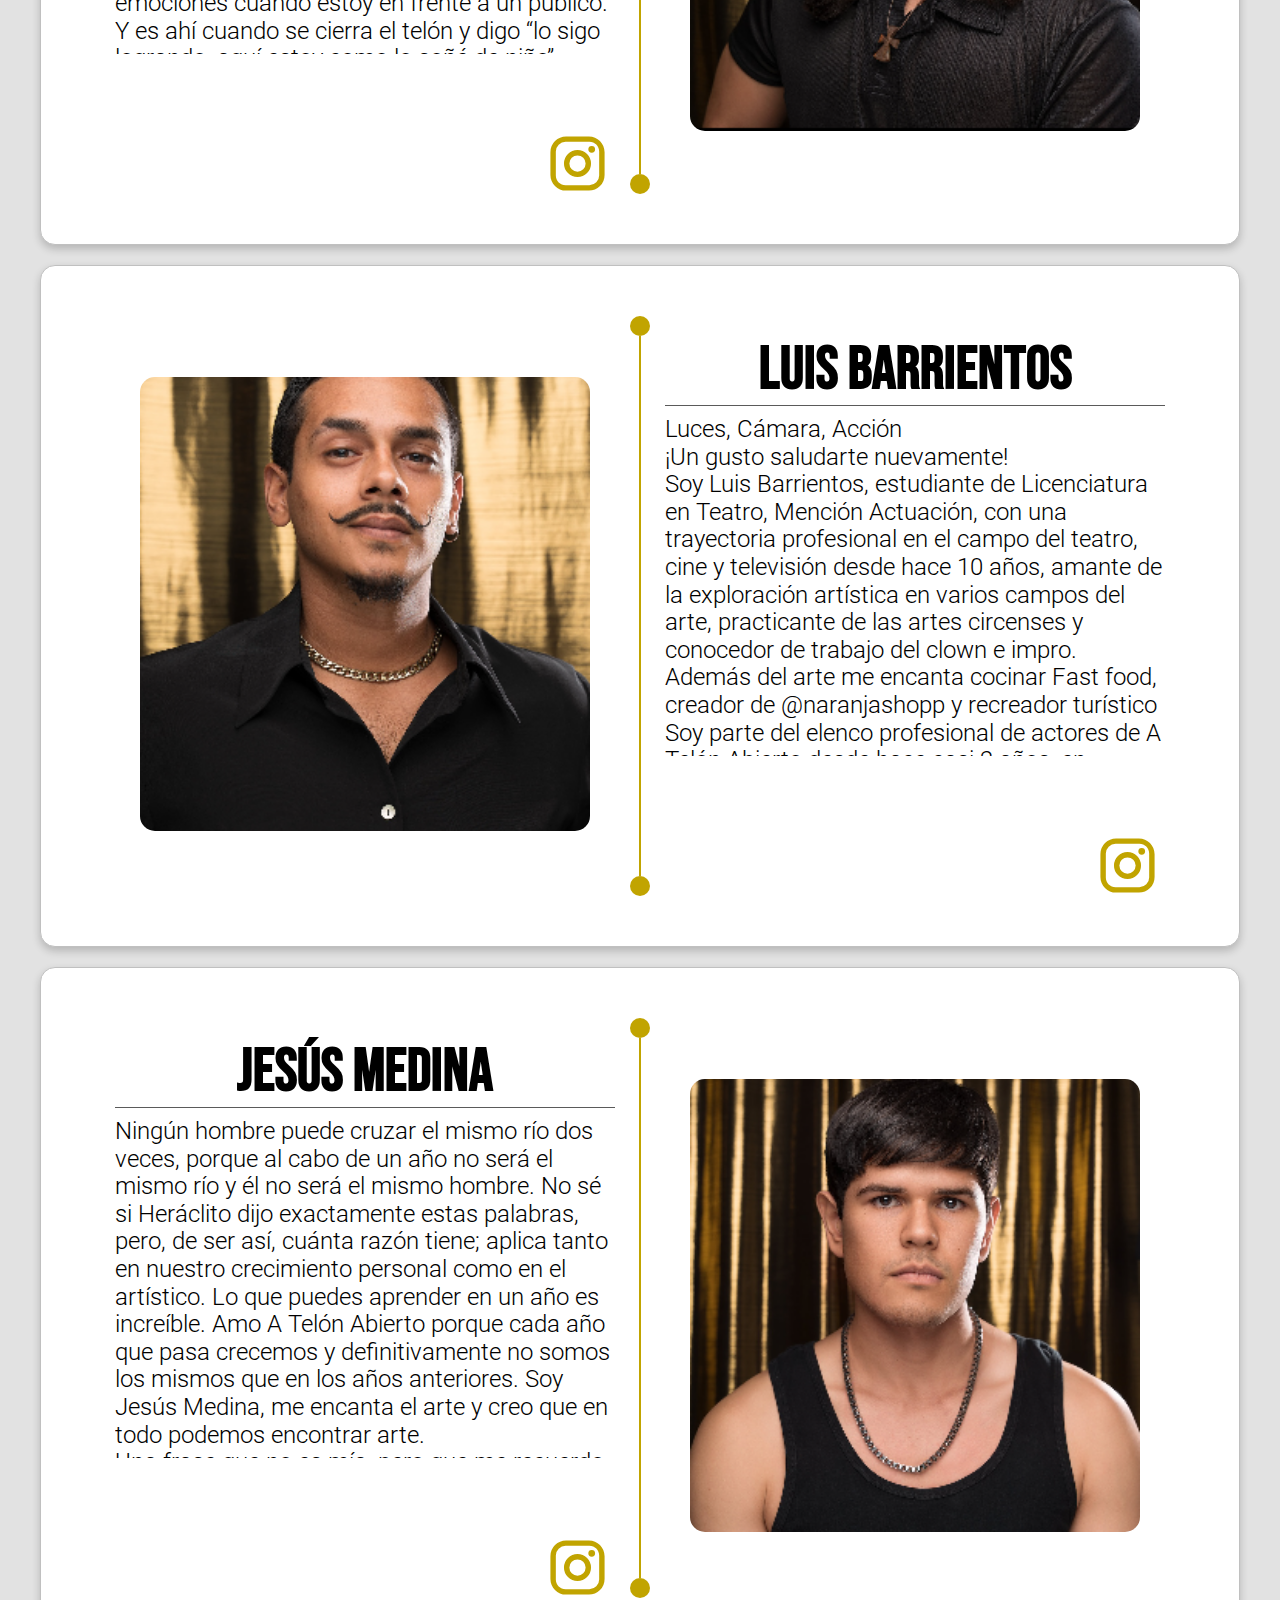
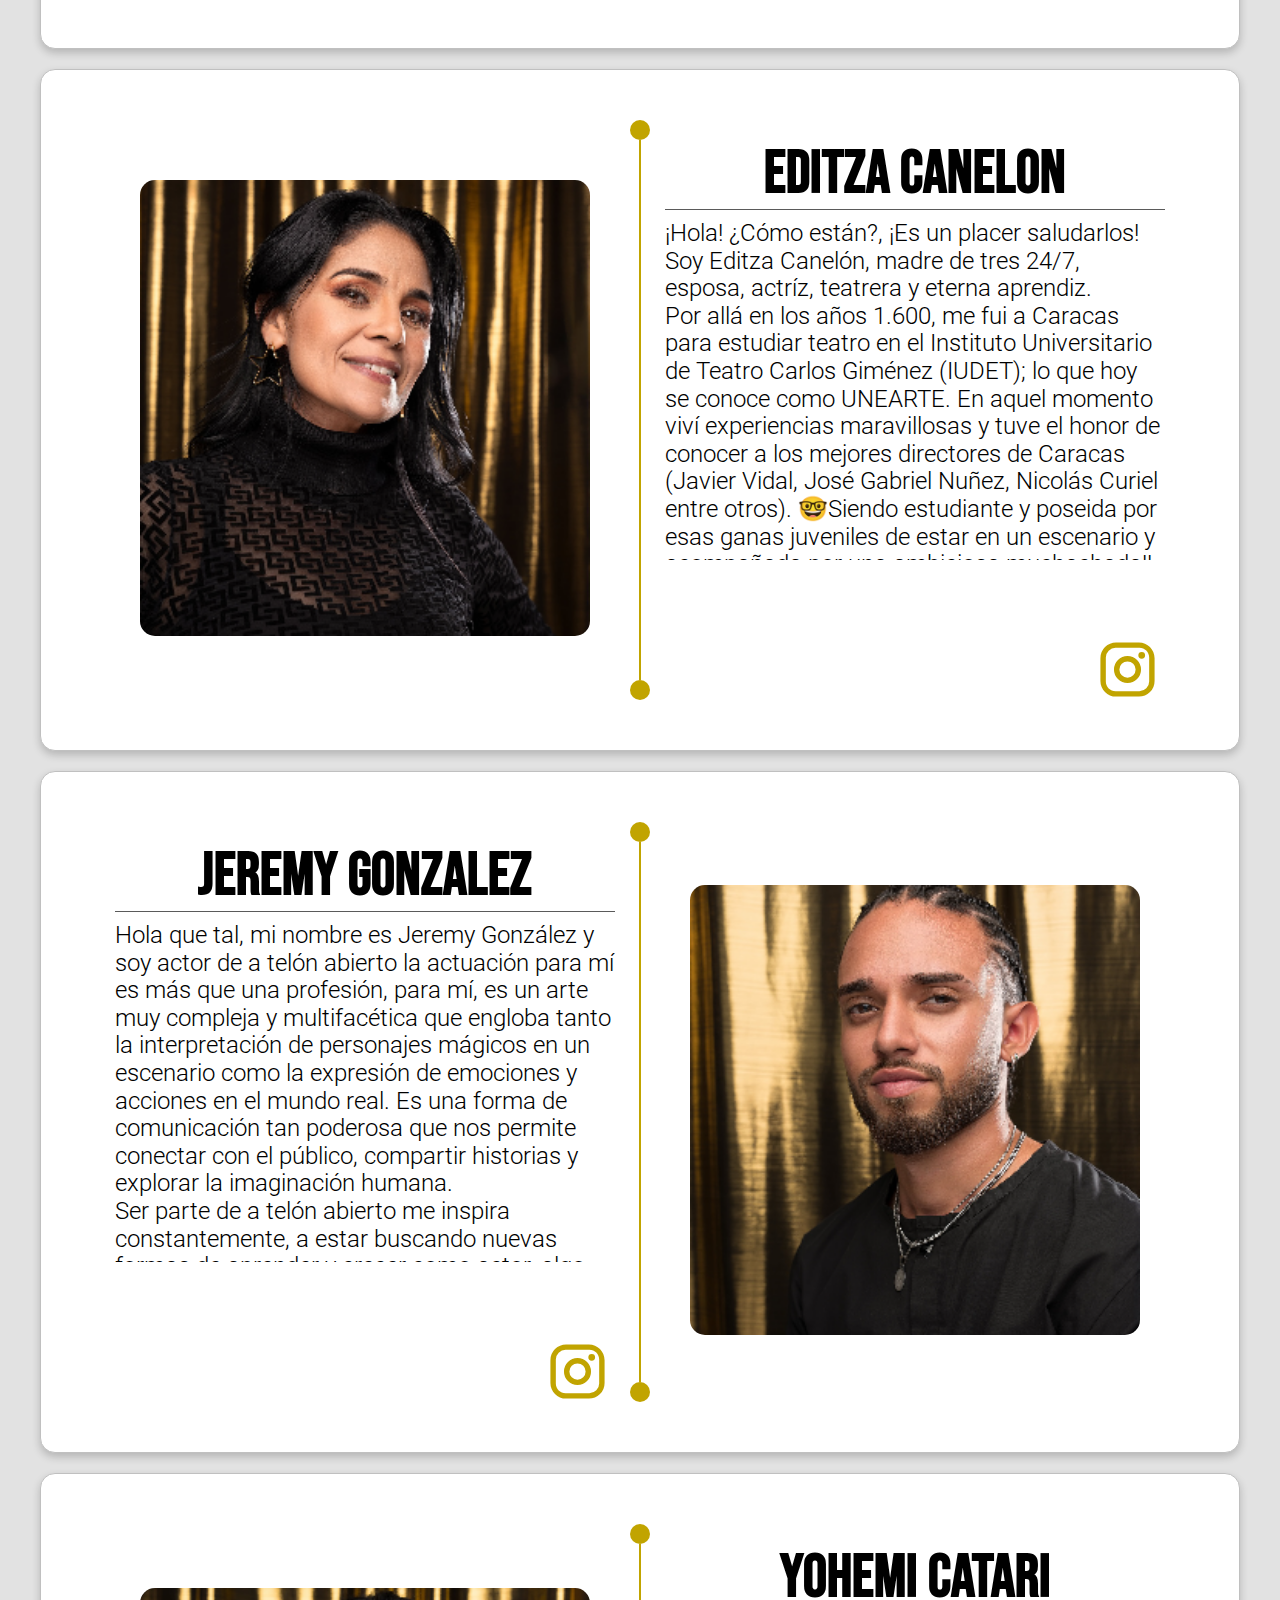
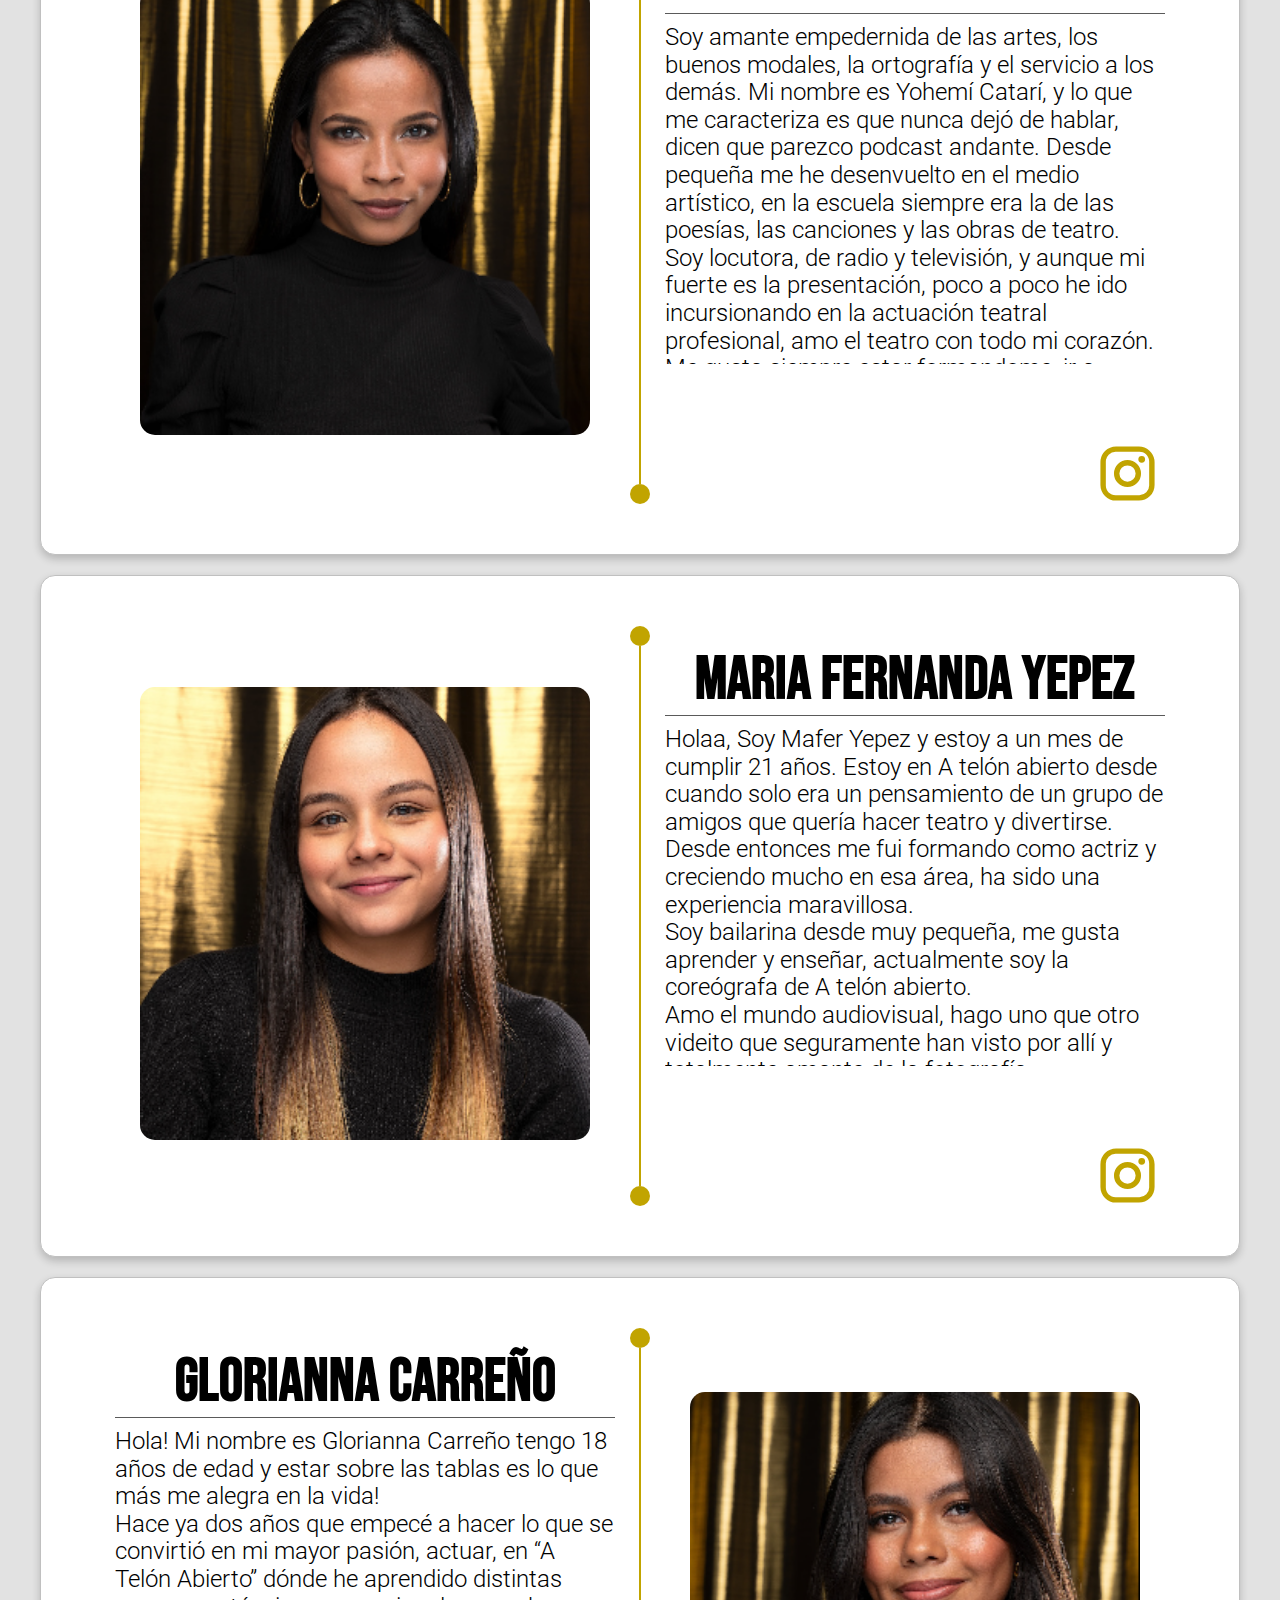
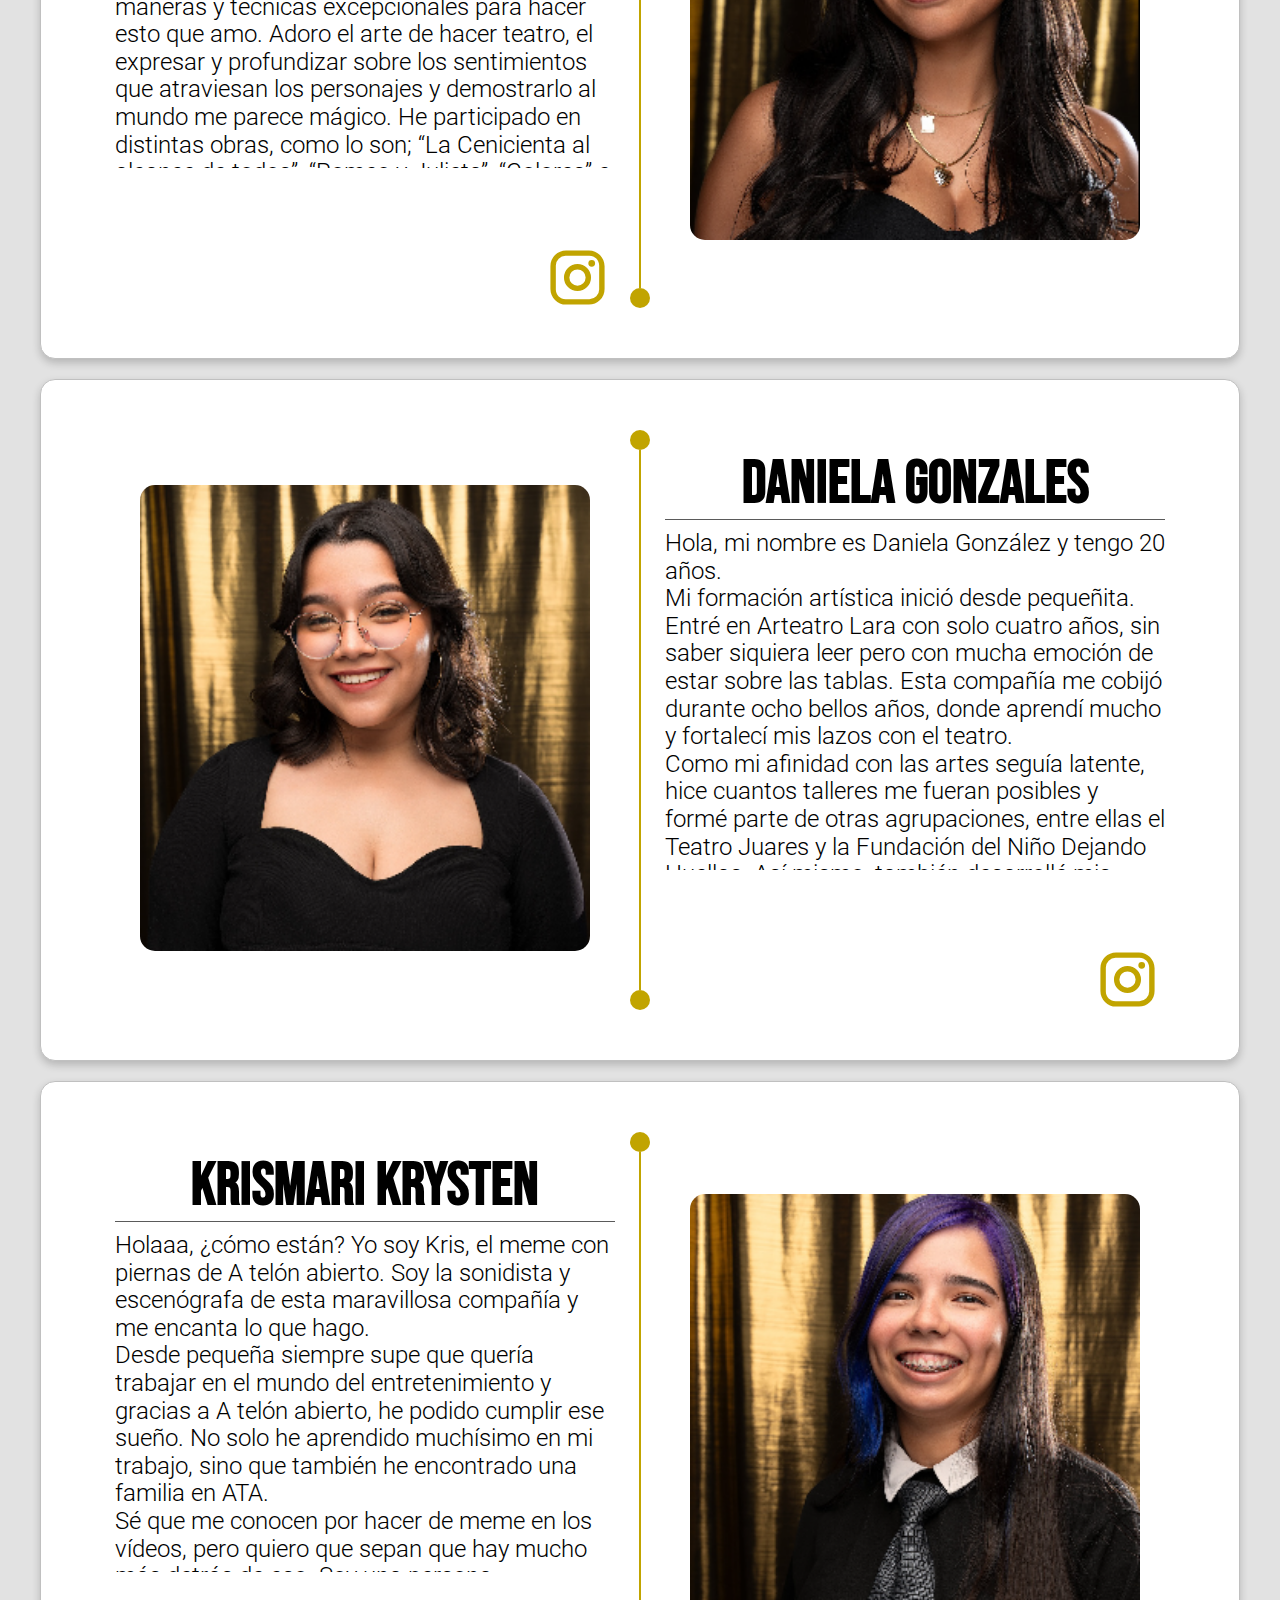
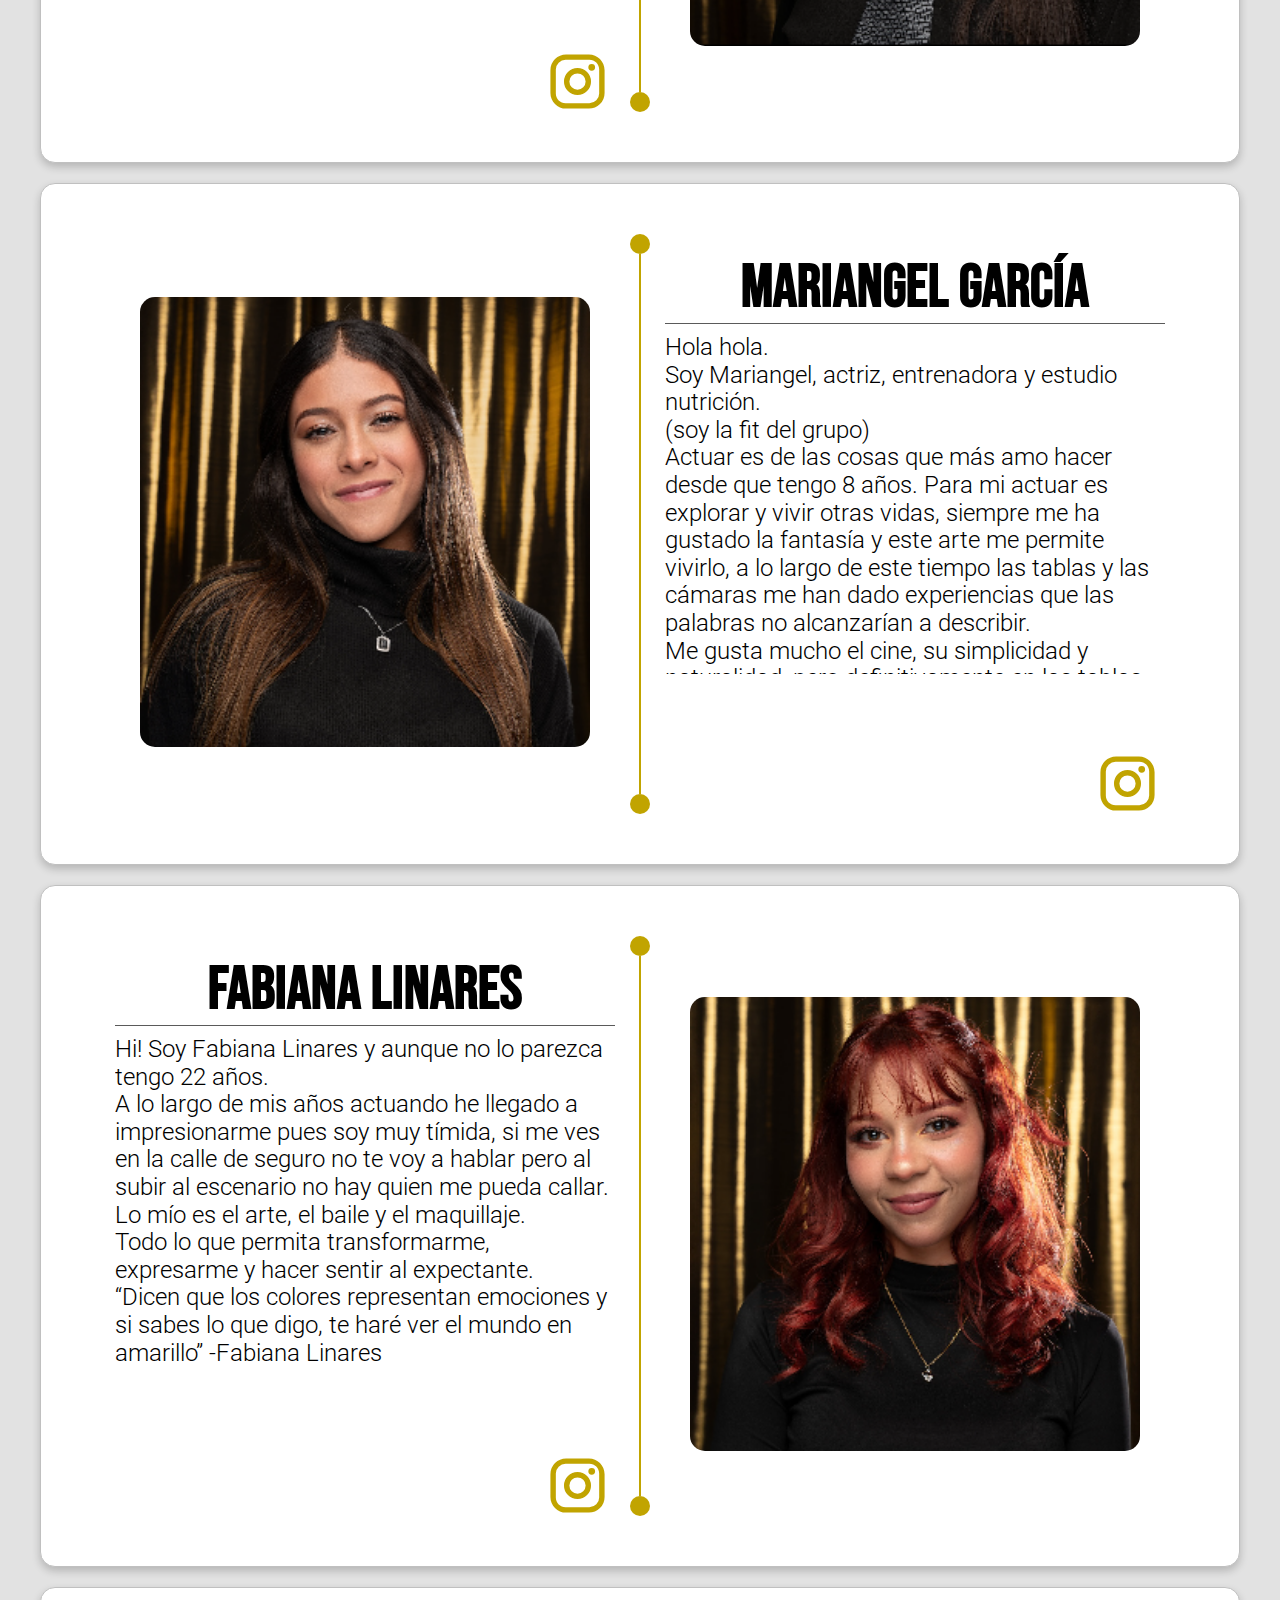
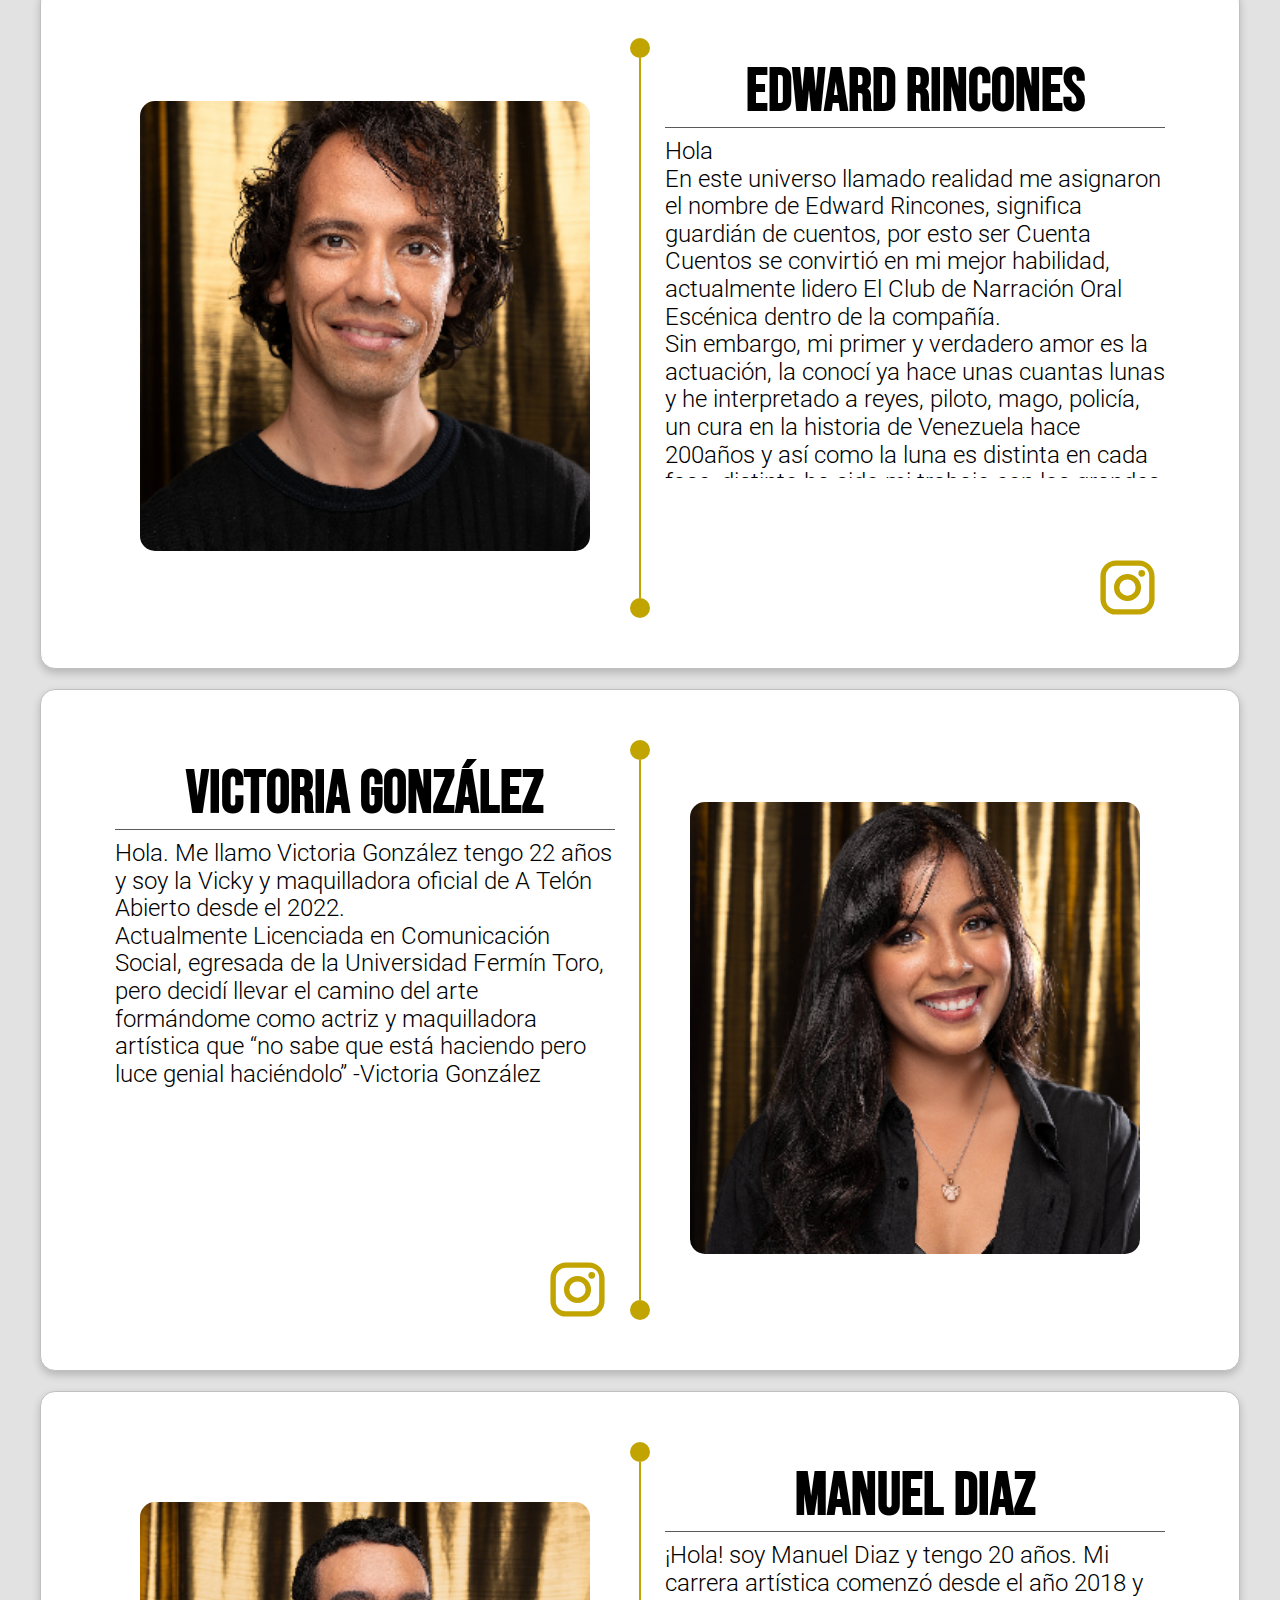
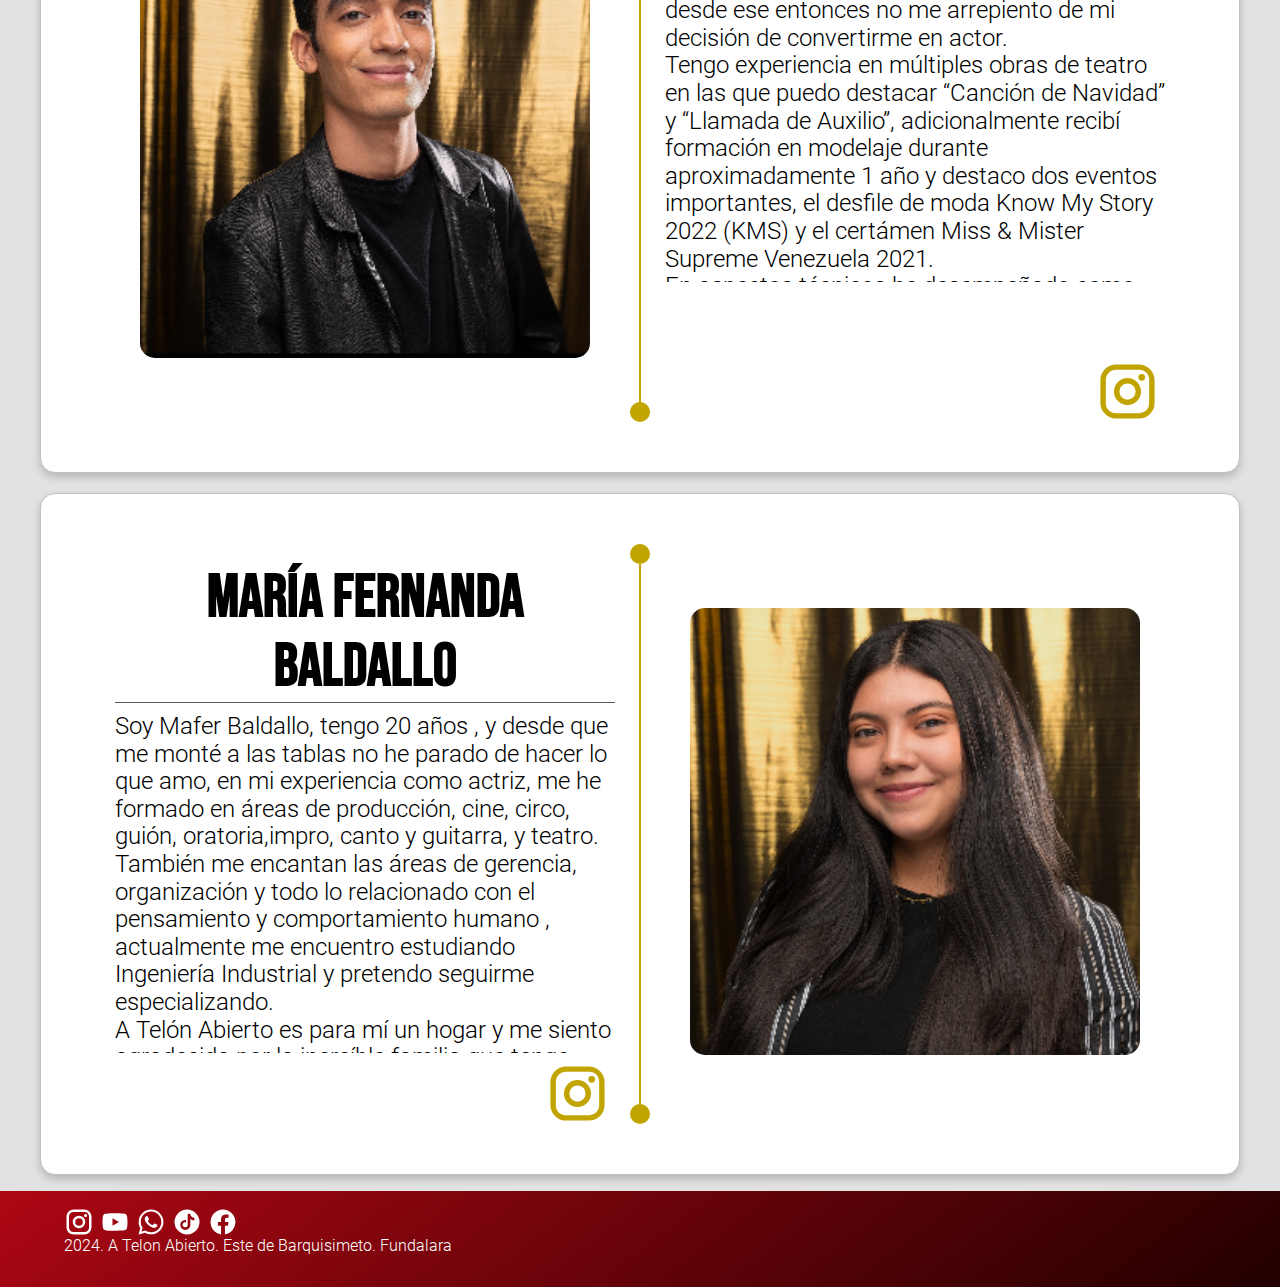
<file: staff.html>
<!DOCTYPE html>
<html lang="en">
<head>
    <meta charset="UTF-8">
    <meta name="viewport" content="width=device-width, initial-scale=1.0">
    <link rel="icon" href="./atassets/icons/ata-logo-new.png" type="image/png">
    <title>A telón abierto</title>
    <link rel="stylesheet" href="./css/normalize.css">
    <link rel="stylesheet" href="./css/main.css">
    <link rel="stylesheet" href="./css/navbar.css">
    <link rel="stylesheet" href="./css/footer.css">
    <link rel="stylesheet" href="./css/company.css">
    
    <link rel="stylesheet" href="./css/productions.css">
    <link rel="stylesheet" href="./css/teachers.css">
    
    <link rel="stylesheet" href="./css/staff.css">

    
</head>
<body class="body-gold" >
    <header>
        <nav class="navbar">
            <button class="toggle_btn">
                
     
                <svg class="toggle_btn_icon open-icon open" xmlns="http://www.w3.org/2000/svg" viewBox="0 0 24 24" style="fill: currentColor"><path d="M4 6h16v2H4zm0 5h16v2H4zm0 5h16v2H4z"></path></svg>

                <svg class="toggle_btn_icon close-icon close" xmlns="http://www.w3.org/2000/svg" viewBox="0 0 24 24" style="fill: currentColor"><path d="M21 11H6.414l5.293-5.293-1.414-1.414L2.586 12l7.707 7.707 1.414-1.414L6.414 13H21z"></path></svg>


            </button>

            <ul class="menu">
                <li class="menu-li"><a href="./company.html" class=""><p class="navbar-p">Compañía</p></a>
                
                </li>
                <li class="menu-li"><a href="./productions.html" ><p class="navbar-p">Producciones</p></a>
                
                </li>
                <li class="menu-li"><a href="./classes.html" ><p class="navbar-p">Clases</p> <svg class="" xmlns="http://www.w3.org/2000/svg" width="24" height="24" viewBox="0 0 24 24" style=" fill: currentColor"><path d="M16.293 9.293 12 13.586 7.707 9.293l-1.414 1.414L12 16.414l5.707-5.707z"></path></svg> </a>   

                    <ul class="li_dropdown_menu">
                        <li><a href="./classes.html#academy-section"><p class="navbar-p">Academia de teatro</p></a></li>
                        <li><a href="./classes.html#storytelling-section"><p class="navbar-p">Club de narracion oral escenica</p></a></li>
                    </ul>


                
                </li>
                <li class="menu-li"><a href="./teachers.html"><p class="navbar-p">Profesores</p><svg class="" xmlns="http://www.w3.org/2000/svg" width="24" height="24" viewBox="0 0 24 24" style=" fill: currentColor"><path d="M16.293 9.293 12 13.586 7.707 9.293l-1.414 1.414L12 16.414l5.707-5.707z"></path></svg>  </a>  

                    <ul class="li_dropdown_menu">
                        <li><a href="./teachers.html#teacher-david"><p class="navbar-p">David Torres</p></a></li>
                        <li><a href="./teachers.html#teacher-maria-gracia"><p class="navbar-p">María Hernandez</p></a></li>
                        <li><a href="./teachers.html#teacher-gabriel"><p class="navbar-p">Gabriel Blanco</p></a></li>
                        <li><a href="./teachers.html#teacher-edward"><p class="navbar-p">Edward Rincones</p></a></li>
                    </ul>
                
                </li>
                <li class="menu-li"><a href="./staff.html"><p class="navbar-p">Staff</p></a>
                
                </li>
            </ul>




            <a class="logo" href="./index.html">
              <!--  <img src="./atassets/icons/ata-logue-light.svg" alt="Logo de A telón abierto">-->

                <svg class="ata-logo" version="1.1" id="Capa_1" xmlns="http://www.w3.org/2000/svg" xmlns:xlink="http://www.w3.org/1999/xlink" x="0px" y="0px"
	viewBox="0 0 1026 557.27" enable-background="new 0 0 1026 557.27" xml:space="preserve">
<g>
	<path fill="currentColor" d="M728.707,308.434c0,0-17.285-0.71-19.612,0.554c-10.815,5.871-24.99,22.304-32.508,38.358
		c-12.428,26.539-13.626,64.436-10.219,89.601c0.749,5.534,2.605,11.804,5.331,22.254c1.5,5.745-6.261,7.037-9.738,2.225
		c-3.457-4.787-7.156-17.985-8.509-29.251c-2.394-19.944-2.111-32.026,1.595-60.098c3.089-23.383,21.276-46.35,27.104-53.194
		c0.442-0.521-0.127-1.267-0.752-0.995c-14.902,6.535-30.777,19.485-42.619,36.221l-35.462-76.875h76.716
		c1.548,10.428,10.511,18.437,21.369,18.437h26.192c2.179,0,3.944-1.767,3.944-3.944v-35.368c0-2.179-1.766-3.944-3.944-3.944
		h-26.192c-7.927,0-14.838,4.278-18.604,10.638h-86.023l-60.83-131.869c-1.391-3.015-3.405-5.742-6.057-7.741
		c-9.941-7.492-21.474-2.045-24.829,6.21L442.247,263.05h-80.211c-3.765-6.359-10.676-10.638-18.602-10.638H317.24
		c-2.178,0-3.944,1.766-3.944,3.944v35.368c0,2.178,1.766,3.944,3.944,3.944h26.194c10.857,0,19.82-8.009,21.367-18.437h70.77
		l-33.364,70.855c-11.173-13.796-24.961-24.444-38.007-30.178c-0.637-0.279-1.214,0.485-0.763,1.015
		c5.867,6.901,23.984,29.819,27.064,53.151c3.707,28.071,3.99,40.153,1.596,60.098c-1.352,11.266-5.052,24.464-8.509,29.251
		c-3.477,4.813-11.237,3.521-9.738-2.225c2.726-10.45,4.582-16.72,5.332-22.254c3.408-25.165,2.209-63.062-10.219-89.601
		c-7.519-16.055-21.693-32.487-32.509-38.358c-2.327-1.264-19.611-0.554-19.611-0.554c-1.95,0-3.546,1.595-3.546,3.545v162.077
		c0,14.601,11.946,26.548,26.546,26.548h84.43c0.02,0,1.102,0,1.122,0c0.279-0.006,1.862,0.184,1.925-2.233
		c0.219-8.488,0.547-41.866,0.411-53.698c-0.119-10.338,1.311-35.953-6.117-60.63c-1.538-5.11-3.516-10.062-5.845-14.819
		l43.315-91.99H579.89l45.999,99.719c0.088,0.188,0.2,0.354,0.297,0.533c-0.825,2.156-1.582,4.342-2.251,6.558
		c-7.428,24.677-5.997,50.292-6.116,60.63c-0.135,11.832,0.191,45.21,0.41,53.698c0.063,2.417,1.646,2.228,1.927,2.233
		c0.02,0,1.101,0,1.12,0h84.431c14.601,0,26.546-11.947,26.546-26.548V311.979C732.252,310.029,730.656,308.434,728.707,308.434
		 M465.762,263.05l54.346-115.416l53.241,115.416H465.762z"/>
	<path fill="currentColor" d="M721.01,241.976c0.959,0,1.52-0.019,1.636-0.022c4.162-0.002,6.423-0.564,7.799-1.943c1.824-1.829,1.817-4.816,1.807-9.764
		l-0.002-168.763c0-10.017-10.257-24.252-19.827-24.252l-170.604-1.199h-0.183c-4.725,0.03-8.181,0-10.568,1.242
		c-2.592,1.347-3.697,3.97-3.697,8.795c0.029,0.65,3.371,65.63,51.113,125.414C632.533,239.169,708.861,241.976,721.01,241.976
		 M643.042,89.678c1.171-3.324,4.818-5.072,8.14-3.899c3.321,1.17,5.066,4.81,3.903,8.129c-0.071,0.202-6.958,20.336-4.126,44.991
		c3.729,32.452,21.85,57.285,53.857,73.804c3.133,1.617,4.361,5.468,2.745,8.599c-1.134,2.195-3.365,3.457-5.677,3.457
		c-0.984,0-1.984-0.23-2.921-0.712c-45.098-23.276-57.925-58.644-60.744-84.217C635.192,112.374,642.72,90.591,643.042,89.678"/>
	<path fill="#currentColor" d="M322.739,241.954c0.115,0.004,0.666,0.022,1.608,0.022c11.942,0,86.969-2.807,140.097-70.492
		c46.928-59.784,50.213-124.764,50.241-125.414c0-4.826-1.086-7.448-3.634-8.795c-2.349-1.242-5.743-1.211-10.388-1.242h-0.181
		l-167.694,1.199c-9.407,0-19.489,14.235-19.489,24.252l-0.001,168.763c-0.01,4.947-0.017,7.935,1.775,9.764
		C316.426,241.389,318.647,241.952,322.739,241.954 M340.264,212.704c31.463-16.52,49.274-41.352,52.94-73.806
		c2.784-24.653-3.987-44.788-4.056-44.989c-1.143-3.32,0.573-6.959,3.836-8.129c3.265-1.172,6.85,0.575,8.001,3.899
		c0.318,0.913,7.715,22.696,4.74,50.153c-2.771,25.572-15.379,60.939-59.708,84.216c-0.92,0.481-1.904,0.712-2.872,0.712
		c-2.272,0-4.465-1.262-5.58-3.457C335.977,218.169,337.185,214.321,340.264,212.704"/>
</g>
</svg>
                
            </a>
        </nav>

        <div class="dropdown_menu">
            <li><a href="./company.html"><p>Compañia</p><img src="./atassets/icons/bank-dark.svg" alt="Logo de una escuela"> </a></li>
            <li><a href="./productions.html" ><p>Producciones</p><img src="./atassets/icons/masks-theater-solid (1).svg" alt="Logo de una mascara de teatro"> </a></li>
            <li><a href="./classes.html" ><p>Clases</p><img src="./atassets/icons/scroll-solid (2).svg" alt=""> </a></li>
            <li><a href="./teachers.html"><p>Profesores</p><img src="./atassets/icons/users-line-solid-dark.svg" alt=""></a></li>
            <li><a href="./staff.html"><p>Staff</p><img src="./atassets/icons/film-solid-dark.svg" alt=""></a></li>
            <li><a href="#footer"><p>Contactanos</p><img src="./atassets/icons/user-solid (2).svg" alt=""></a></li>
            
        </div>




  <!--      <a href="./principito.html" class="comming-soon-notice"> <p>Próximamente</p></a>-->

    </header>




    <main class="staff-main">

        <section class="productions-section">
            <div class="productions-section-h2-container">
          <!--      <img class="productions-h2-img-background" src="./atassets/compressedImages/actress-staff.png" alt="">-->
                
                <h2 class="productions-section-h2">El <span class="staff-main-span">staff profesional</span> de A telón Abierto</h2>
               
            </div>



            <div class="productions-section-body">

                <p class="teachers-body-p">Nuestro <span class="staff-main-span">staff profesional</span><br>esta compuesto por artistas con años de experiencia y artistas graduados de nuestra <span class="staff-main-span">academia!</span></p>

            <!--    <img class="wave" src="./atassets/waves/wave-one-productions.svg" alt="Division">-->


               
                <div class="productions-grid">


                    <div class="production-images">
                     
            
                                <div class="carousel-div productions-carousel-div">
                                    
                                    <button class="carousel-button carousel-button-left" id="carousel-arrow-left"><img class="carousel-button-img" src="./atassets/icons/arrow-circle.svg" alt="Flecha para deslizar galeria de imagen hacia la izquierda"></button>
                                  
                                    <ul class="carousel-ul" id="carousel-ul">
                                        <li class="carousel-li" id="carousel-li">
                                            <img class="carousel-img" src="./atassets/atapicture/maria-gracia.png" alt="">
                                        </li>
                                    </ul>
                                    
                                    <button class="carousel-button carousel-button-right" id="carousel-arrow-right"><img class="carousel-button-img" src="./atassets/icons/arrow-circle.svg" alt="Flecha para deslizar galeria de imagen hacia la derecha"></button>
            
                                </div>
            
                           

                    </div>

                    <div class="line"></div>

                    <div class="production">

                        
                        <div class="production-name">María Gracia Hernandez</div>
                        <div class="production-description"><p>
                            ¡Holaa holaaa! Mi nombre es María Gracia Hernández Pérez y pertenezco al maravillo staff de A Telón Abierto.<br>

El teatro es mi día a día, en ATA trabajo como actriz, productora y como profesora. AMO lo que hago con locura y estoy infinitamente agradecida con Dios por permitirme trabajar de lo que siempre quise.<br>

En mi trayectoria artística he participado al rededor de diecisiete puestas en escena. Este año participé en la realización del primer cortometraje de ATA llamado “PROFE” del cual estoy orgullosísima. Y también tuve el privilegio de participar como actriz en un par de cortos muy interesantes.<br>

Este año ha estado lleno de cambios, nuevas experiencias y nuevas personas, por eso recuerdo esta frase sacada de alguna página de teatro:<br>

“El teatro es tan infinitamente fascinante, porque es muy accidental, tanto como la vida misma”
                        </p>
                        </div>

                        
                        <a class="social-media-link" href="https://www.instagram.com/mariagracia_h?utm_source=ig_web_button_share_sheet&igsh=ZDNlZDc0MzIxNw=="><img src="./atassets/icons/instagram-logo-dark-mode.svg" alt="Instagram del profesor"></a>
                    </div>

                </div>

                <div class="productions-grid productions-grid-right">


                    <div class="production-images">
                     
            
                                <div class="carousel-div productions-carousel-div">
                                    
                                    <button class="carousel-button carousel-button-left" id="carousel-arrow-left"><img class="carousel-button-img" src="./atassets/icons/arrow-circle.svg" alt="Flecha para deslizar galeria de imagen hacia la izquierda"></button>
                                  
                                    <ul class="carousel-ul" id="carousel-ul">
                                        <li class="carousel-li" id="carousel-li">
                                            <img class="carousel-img" src="./atassets/atapicture/luis.png" alt="">
                                        </li>
                                       
                                    </ul>
                                    
                                    <button class="carousel-button carousel-button-right" id="carousel-arrow-right"><img class="carousel-button-img" src="./atassets/icons/arrow-circle.svg" alt="Flecha para deslizar galeria de imagen hacia la derecha"></button>
            
                                </div>
            
                           

                    </div>

                    <div class="line"></div>

                    <div class="production">

                        
                        <div class="production-name">Luis Dominguez</div>
                        <div class="production-description">
                            <p>
                                Annyeonghaseyo, mi nombre es Luis Domínguez actor, productor y diseñador de A Telón Abierto. Mis experiencias vividas cada año son una laguna de aprendizaje donde pude nadar para tener un avance bastante significativo en el área actoral, y por eso quiero agradecerle a mi maestro David Torres, a mi compañera productora y pareja sentimental María Gracia y a toda mi familia de ATA que me ayudan a ser mejor y me llenan el corazón de ganas de seguir junto a ellos con este proyecto. Siempre en mi mente estará que “Perdedor no es el que falla si no el que deja de intentarlo” y nosotros nunca dejaremos de intentar mostrarle a todo el mundo qué actuamos por PASIÓN.<br>

Yo soy muy agradecido con la vida, y eso significa darte las gracias a ti, publico, actor, amigo, que ha apoyado este proyecto desde el inicio.<br>

“No actúes para ser famoso, actúa para lo que dices querer ser, actor” Luis Domínguez.
                            </p>
                       </div>

                        
                        <a class="social-media-link" href="https://www.instagram.com/luissdgs?utm_source=ig_web_button_share_sheet&igsh=ZDNlZDc0MzIxNw=="><img src="./atassets/icons/instagram-logo-dark-mode.svg" alt="Instagram del profesor"></a>
                    </div>

                </div>

                <div class="productions-grid">

                    <div class="production-images">
                     
            
                                <div class="carousel-div productions-carousel-div">
                                    
                                    <button class="carousel-button carousel-button-left" id="carousel-arrow-left"><img class="carousel-button-img" src="./atassets/icons/arrow-circle.svg" alt="Flecha para deslizar galeria de imagen hacia la izquierda"></button>
                                  
                                    <ul class="carousel-ul" id="carousel-ul">
                                        <li class="carousel-li" id="carousel-li">
                                            <img class="carousel-img" src="./atassets/atapicture/david.png" alt="">
                                        </li>
                                    </ul>
                                    
                                    <button class="carousel-button carousel-button-right" id="carousel-arrow-right"><img class="carousel-button-img" src="./atassets/icons/arrow-circle.svg" alt="Flecha para deslizar galeria de imagen hacia la derecha"></button>
            
                                </div>
            
                           

                    </div>

                    <div class="line"></div>

                    <div class="production">

                        
                        <div class="production-name">David Torres</div>
                        <div class="production-description">
                            <p>
                                El legítimo arte nos explica y nos convoca a una vida signada por la virtud. Por eso procuro ser un digno obrero de su belleza y verdad. Mi nombre es David Torres y soy profesor universitario (especialista en Lengua y Literatura, entre otras áreas del conocimiento). Asimismo, soy escritor, actor y director de teatro.
Desde el inicio de A Telón Abierto, he honrado al arte escénico que nos congrega, educando y dirigiendo nuevas generaciones de artistas que forman o han formado parte de nuestra familia, tanto en la academia como en la compañía teatral. Esto es una causa constante de mi bonanza y felicidad.
“Procura la sabiduría” (D. T.).
                            </p>
                        </div>
                        
                        <a class="social-media-link" href="https://www.instagram.com/dathantorres?utm_source=ig_web_button_share_sheet&igsh=ZDNlZDc0MzIxNw=="><img src="./atassets/icons/instagram-logo-dark-mode.svg" alt="Instagram del profesor"></a>
                    </div>

                </div>



                <div class="productions-grid productions-grid-right">


                    <div class="production-images">
                     
            
                                <div class="carousel-div productions-carousel-div">
                                    
                                    <button class="carousel-button carousel-button-left" id="carousel-arrow-left"><img class="carousel-button-img" src="./atassets/icons/arrow-circle.svg" alt="Flecha para deslizar galeria de imagen hacia la izquierda"></button>
                                  
                                    <ul class="carousel-ul" id="carousel-ul">
                                        <li class="carousel-li" id="carousel-li">
                                            <img class="carousel-img" src="./atassets/atapicture/gabriel.png" alt="">
                                        </li>
                                    </ul>
                                    
                                    <button class="carousel-button carousel-button-right" id="carousel-arrow-right"><img class="carousel-button-img" src="./atassets/icons/arrow-circle.svg" alt="Flecha para deslizar galeria de imagen hacia la derecha"></button>
            
                                </div>
            
                           

                    </div>

                    <div class="line"></div>

                    <div class="production">

                        
                        <div class="production-name">Gabriel Blanco</div>
                        <div class="production-description">
                            <p>
                                Ser o no Ser, he ahí el dilema.<br>

                                ¿Le es familiar? Les contaré un poco lo que me hace Ser y lo que me hace vivir el arte.<br>
                                
                                Hablemos de la Pasion.... Es el impulso, fuerza y devoción que se tiene sin explicación, sin razón, sin reparo de un... ¿Por qué?<br>
                                
                                Y sí, La Pasión me ha conducido desde muy pequeño a esta aventura extraordinaria en las tablas. Han habido retos que superar, cómo la timidez, pero es mayor las ganas de transmitir emociones cuando estoy en frente a un público. Y es ahí cuando se cierra el telón y digo “lo sigo logrando, aquí estoy como lo soñé de niño”<br>
                                
                                Soy muchas historias presentadas por una misma persona, Soy Gabriel Blanco y esta aventura me ha hecho Ser “un fantasma que ayuda a un viejo amargado, un rompecorazones, un rarito vestido de naranja que hace poemas👨🏻‍🦰, el villano dispuesto a luchar contra el héroe”.. y muchas historias más que no me va a alcanzar decirlas todas ....tambien, transmito lo que sé como docente para que otros también vivan aventuras al igual que yo.<br>
                                
                                “El arte/La actuación puede elevar nuestra visión y espíritu para cambiar el mundo”<br>
                                Gabriel Blanco 
                            </p>
                        </div>

                        
                        <a class="social-media-link" href="https://www.instagram.com/gabrielblan_20?utm_source=ig_web_button_share_sheet&igsh=ZDNlZDc0MzIxNw=="><img src="./atassets/icons/instagram-logo-dark-mode.svg" alt="Instagram del profesor"></a>
                    </div>

                </div>

                <div class="productions-grid">

                    <div class="production-images">
                     
            
                                <div class="carousel-div productions-carousel-div">
                                    
                                    <button class="carousel-button carousel-button-left" id="carousel-arrow-left"><img class="carousel-button-img" src="./atassets/icons/arrow-circle.svg" alt="Flecha para deslizar galeria de imagen hacia la izquierda"></button>
                                  
                                    <ul class="carousel-ul" id="carousel-ul">
                                        <li class="carousel-li" id="carousel-li">
                                            <img class="carousel-img" src="./atassets/atapicture/barrientos.png" alt="">
                                        </li>
                                    </ul>
                                    
                                    <button class="carousel-button carousel-button-right" id="carousel-arrow-right"><img class="carousel-button-img" src="./atassets/icons/arrow-circle.svg" alt="Flecha para deslizar galeria de imagen hacia la derecha"></button>
            
                                </div>
            
                           

                    </div>

                    <div class="line"></div>

                    <div class="production">

                        
                        <div class="production-name">Luis Barrientos</div>
                        <div class="production-description">
                            <p>
                                Luces, Cámara, Acción<br>

                                ¡Un gusto saludarte nuevamente!<br>
                                
                                Soy Luis Barrientos, estudiante de Licenciatura en Teatro, Mención Actuación, con una trayectoria profesional en el campo del teatro, cine y televisión desde hace 10 años, amante de la exploración artística en varios campos del arte, practicante de las artes circenses y conocedor de trabajo del clown e impro. Además del arte me encanta cocinar Fast food, creador de @naranjashopp y recreador turístico<br>
                                
                                Soy parte del elenco profesional de actores de A Telón Abierto desde hace casi 2 años, en gratitud y agradecimiento con este equipo maravilloso por brindarme la oportunidad y el apoyo de seguir creciendo y formándome.<br>
                                
                                ”En el Arte, yo soy el que Soy”<br>
                                Luis Barrientos 

                            </p>
                        </div>
                        
                        <a class="social-media-link" href="https://www.instagram.com/luisbarrientos8?utm_source=ig_web_button_share_sheet&igsh=ZDNlZDc0MzIxNw=="><img src="./atassets/icons/instagram-logo-dark-mode.svg" alt="Instagram del profesor"></a>
                    </div>

                </div>

                <div class="productions-grid productions-grid-right">


                    <div class="production-images">
                     
            
                                <div class="carousel-div productions-carousel-div">
                                    
                                    <button class="carousel-button carousel-button-left" id="carousel-arrow-left"><img class="carousel-button-img" src="./atassets/icons/arrow-circle.svg" alt="Flecha para deslizar galeria de imagen hacia la izquierda"></button>
                                  
                                    <ul class="carousel-ul" id="carousel-ul">
                                        <li class="carousel-li" id="carousel-li">
                                            <img class="carousel-img" src="./atassets/atapicture/jesus.png" alt="">
                                        </li>
                                        
                                    </ul>
                                    
                                    <button class="carousel-button carousel-button-right" id="carousel-arrow-right"><img class="carousel-button-img" src="./atassets/icons/arrow-circle.svg" alt="Flecha para deslizar galeria de imagen hacia la derecha"></button>
            
                                </div>
            
                           

                    </div>

                    <div class="line"></div>

                    <div class="production">

                        
                        <div class="production-name">Jesús Medina</div>
                        <div class="production-description">
                            <p>
                                Ningún hombre puede cruzar el mismo río dos veces, porque al cabo de un año no será el mismo río y él no será el mismo hombre. No sé si Heráclito dijo exactamente estas palabras, pero, de ser así, cuánta razón tiene; aplica tanto en nuestro crecimiento personal como en el artístico. Lo que puedes aprender en un año es increíble. Amo A Telón Abierto porque cada año que pasa crecemos y definitivamente no somos los mismos que en los años anteriores. Soy Jesús Medina, me encanta el arte y creo que en todo podemos encontrar arte.<br>

                                Una frase que no es mía, pero que me recuerdo constantemente, es: “Haz todo lo que puedas con lo que esté a tu alcance”.
                            </p>
                        </div>
                        
                       <a class="social-media-link" href="https://www.instagram.com/jesusmedina.t?igsh=MWwxb2drd2xocmhtMg%3D%3D"><img src="./atassets/icons/instagram-logo-dark-mode.svg" alt="Instagram del profesor"></a>
                    </div>

                </div>

                <div class="productions-grid">


                    <div class="production-images">
                     
            
                                <div class="carousel-div productions-carousel-div">
                                    
                                    <button class="carousel-button carousel-button-left" id="carousel-arrow-left"><img class="carousel-button-img" src="./atassets/icons/arrow-circle.svg" alt="Flecha para deslizar galeria de imagen hacia la izquierda"></button>
                                  
                                    <ul class="carousel-ul" id="carousel-ul">
                                        <li class="carousel-li" id="carousel-li">
                                            <img class="carousel-img" src="./atassets/atapicture/editza.png" alt="">
                                        </li>
                                    </ul>
                                    
                                    <button class="carousel-button carousel-button-right" id="carousel-arrow-right"><img class="carousel-button-img" src="./atassets/icons/arrow-circle.svg" alt="Flecha para deslizar galeria de imagen hacia la derecha"></button>
            
                                </div>
            
                           

                    </div>

                    <div class="line"></div>

                    <div class="production">

                        
                        <div class="production-name">Editza Canelon</div>
                        <div class="production-description"><p>
                            ¡Hola! ¿Cómo están?, ¡Es un placer saludarlos! Soy Editza Canelón, madre de tres 24/7, esposa, actríz, teatrera y eterna aprendiz.<br>

Por allá en los años 1.600, me fui a Caracas para estudiar teatro en el Instituto Universitario de Teatro Carlos Giménez (IUDET); lo que hoy se conoce como UNEARTE. En aquel momento viví experiencias maravillosas y tuve el honor de conocer a los mejores directores de Caracas (Javier Vidal, José Gabriel Nuñez, Nicolás Curiel entre otros). 🤓Siendo estudiante y poseida por esas ganas juveniles de estar en un escenario y acompañada por una ambiciosa muchachada!! Decidimos formar un grupo de teatro, así fue como nació “Séptimo piso”, ahí debuté como Actríz con “Credit Bill” versión de los Intereses Creados de Jacinto Benavente bajo la dirección de mi estimado y recordado Dairo Piñeres... Así mismo seguía formándome y aprendiendo cada vez más del quehacer teatral<br>

Sin embargo, Dios tenía para mí otros planes no era que los míos eran buenos ¡No!, pero los de Él eran mejores. Luego de una laaaarga... Pausa teatral, a principios de este año 2024 se me presentó la oportunidad maravillosa de realizar un casting en ATA el cual fui recibida con mucho cariño. Que privilegio y que bendición poder hacer lo que nos gusta, con gente buena vibra, cultivando presente y futuro, cosechando y sonriendo, con la emoción y el asombro del que sigue confiando en que la vida se las arregla para ser una nota.<br>

Estoy súper agradecida y honrada de pertenecer al Staff de A Telón Abierto: Jóvenes incansables que me dejan maravillosas lecciones de vida. ¡El cielo es el límite!<br>

¡La pasión es el camino para amar lo que haces... El espejo lo sabe y no lo esconde del alma!<br>
-Editza Canelón-
                        </p>
                        </div>

                        
                        <a class="social-media-link" href="https://www.instagram.com/editzacanelon.75?utm_source=ig_web_button_share_sheet&igsh=ZDNlZDc0MzIxNw=="><img src="./atassets/icons/instagram-logo-dark-mode.svg" alt="Instagram del profesor"></a>
                    </div>

                </div>

                <div class="productions-grid productions-grid-right">


                    <div class="production-images">
                     
            
                                <div class="carousel-div productions-carousel-div">
                                    
                                    <button class="carousel-button carousel-button-left" id="carousel-arrow-left"><img class="carousel-button-img" src="./atassets/icons/arrow-circle.svg" alt="Flecha para deslizar galeria de imagen hacia la izquierda"></button>
                                  
                                    <ul class="carousel-ul" id="carousel-ul">
                                        <li class="carousel-li" id="carousel-li">
                                            <img class="carousel-img" src="./atassets/atapicture/jeremy.png" alt="">
                                        </li>
                                    </ul>
                                    
                                    <button class="carousel-button carousel-button-right" id="carousel-arrow-right"><img class="carousel-button-img" src="./atassets/icons/arrow-circle.svg" alt="Flecha para deslizar galeria de imagen hacia la derecha"></button>
            
                                </div>
            
                           

                    </div>

                    <div class="line"></div>

                    <div class="production">

                        
                        <div class="production-name">Jeremy Gonzalez</div>
                        <div class="production-description">
                            <p>
                                Hola que tal, mi nombre es Jeremy González y soy actor de a telón abierto la actuación para mí es más que una profesión, para mí, es un arte muy compleja y multifacética que engloba tanto la interpretación de personajes mágicos en un escenario como la expresión de emociones y acciones en el mundo real. Es una forma de comunicación tan poderosa que nos permite conectar con el público, compartir historias y explorar la imaginación humana.<br>

Ser parte de a telón abierto me inspira constantemente, a estar buscando nuevas formas de aprender y crecer como actor, algo que siempre me emociona es ver lo que mis compañeros actores pueden crear desde sólo un texto.<br>

La gente en ocasiones me ha preguntado ¿que haces para no tener miedo al estar parado frente a tanta gente? Y es una pregunta que ni yo mismo se.. solo me digo “comete al mundo con tu arte”.
                            </p>
                        </div>

                        
                        <a class="social-media-link" href="https://www.instagram.com/jeremyjagb?utm_source=ig_web_button_share_sheet&igsh=ZDNlZDc0MzIxNw=="><img src="./atassets/icons/instagram-logo-dark-mode.svg" alt="Instagram del profesor"></a>
                    </div>

                </div>

                <div class="productions-grid">

                    <div class="production-images">
                     
            
                                <div class="carousel-div productions-carousel-div">
                                    
                                    <button class="carousel-button carousel-button-left" id="carousel-arrow-left"><img class="carousel-button-img" src="./atassets/icons/arrow-circle.svg" alt="Flecha para deslizar galeria de imagen hacia la izquierda"></button>
                                  
                                    <ul class="carousel-ul" id="carousel-ul">
                                        <li class="carousel-li" id="carousel-li">
                                            <img class="carousel-img" src="./atassets/atapicture/yoemi.png" alt="">
                                        </li>
                                    </ul>
                                    
                                    <button class="carousel-button carousel-button-right" id="carousel-arrow-right"><img class="carousel-button-img" src="./atassets/icons/arrow-circle.svg" alt="Flecha para deslizar galeria de imagen hacia la derecha"></button>
            
                                </div>
            
                           

                    </div>

                    <div class="line"></div>

                    <div class="production">

                        
                        <div class="production-name">Yohemi Catari</div>
                        <div class="production-description">
                            <p>
                                Soy amante empedernida de las artes, los buenos modales, la ortografía y el servicio a los demás. Mi nombre es Yohemí Catarí, y lo que me caracteriza es que nunca dejó de hablar, dicen que parezco podcast andante. Desde pequeña me he desenvuelto en el medio artístico, en la escuela siempre era la de las poesías, las canciones y las obras de teatro.<br>
Soy locutora, de radio y televisión, y aunque mi fuerte es la presentación, poco a poco he ido incursionando en la actuación teatral profesional, amo el teatro con todo mi corazón.<br>

Me gusta siempre estar formandome, ir a clases y hacer cursos de cualquier área, y siempre que tengo tiempo lo invierto en mí conocimiento, aunque sea leyendo o viendo documentales.<br>
Actualmente soy presentadora y miembro de la unidad de medios del Teatro Juares.<br>
Y afortunadamente pertenezco también al equipo de producción de La Gran Familia A Telón Abierto, quienes me han abierto las puertas y no han parado de ayudarme a crecer y amar más mi trabajo.<br>

De mi profesiones, la más linda y difícil y sin duda de la que más he aprendido,es la maternidad, tengo un bebé de 1 añito, quien se ha convertido además de mi hijo en mi maestro, con su corta edad y sin saber me ha enseñado tantas cosas... entre ellas lo corta que es la vida, lo bueno que es Dios y lo afortunados que somos todos los días.<br>

Siempre digo que el arte es una Terapia, no solo para el que lo aprecia, sino también para el que lo hace, es la mejor manera de llenar el alma y salvar vidas. Creo firmemente que con constancia, trabajo, esfuerzo, disciplina y dedicación podemos lograr todo lo que nos propongamos, como dice mi persona favorita, trabajando con el Talento y la Fe, por eso mi lema de vida es: “Las oportunidades siempre llegan, lo importante es que te encuentren trabajando<br>
                            </p>
                        </div>
                        
                        <a class="social-media-link" href="https://www.instagram.com/yohemiect05?utm_source=ig_web_button_share_sheet&igsh=ZDNlZDc0MzIxNw=="><img src="./atassets/icons/instagram-logo-dark-mode.svg" alt="Instagram del profesor"></a>
                    </div>

                </div>

              

                <div class="productions-grid">


                    <div class="production-images">
                     
            
                                <div class="carousel-div productions-carousel-div">
                                    
                                    <button class="carousel-button carousel-button-left" id="carousel-arrow-left"><img class="carousel-button-img" src="./atassets/icons/arrow-circle.svg" alt="Flecha para deslizar galeria de imagen hacia la izquierda"></button>
                                  
                                    <ul class="carousel-ul" id="carousel-ul">
                                        <li class="carousel-li" id="carousel-li">
                                            <img class="carousel-img" src="./atassets/atapicture/mafer.png" alt="">
                                        </li>
                                    </ul>
                                    
                                    <button class="carousel-button carousel-button-right" id="carousel-arrow-right"><img class="carousel-button-img" src="./atassets/icons/arrow-circle.svg" alt="Flecha para deslizar galeria de imagen hacia la derecha"></button>
            
                                </div>
            
                           

                    </div>

                    <div class="line"></div>

                    <div class="production">

                        
                        <div class="production-name">Maria Fernanda Yepez</div>
                        <div class="production-description">
                            <p>
                                Holaa, Soy Mafer Yepez y estoy a un mes de cumplir 21 años. Estoy en A telón abierto desde cuando solo era un pensamiento de un grupo de amigos que quería hacer teatro y divertirse. Desde entonces me fui formando como actriz y creciendo mucho en esa área, ha sido una experiencia maravillosa.<br>

Soy bailarina desde muy pequeña, me gusta aprender y enseñar, actualmente soy la coreógrafa de A telón abierto.<br>

Amo el mundo audiovisual, hago uno que otro videito que seguramente han visto por allí y totalmente amante de la fotografía.<br>

“Todo es temporal”. Tanto lo bueno como lo no tan bueno. - *sea de quien sea la frase*
                            </p>
                        </div>

                        
                        <a class="social-media-link" href="https://www.instagram.com/mafeery?utm_source=ig_web_button_share_sheet&igsh=ZDNlZDc0MzIxNw=="><img src="./atassets/icons/instagram-logo-dark-mode.svg" alt="Instagram del profesor"></a>
                    </div>

                </div>

                <div class="productions-grid productions-grid-right">


                    <div class="production-images">
                     
            
                                <div class="carousel-div productions-carousel-div">
                                    
                                    <button class="carousel-button carousel-button-left" id="carousel-arrow-left"><img class="carousel-button-img" src="./atassets/icons/arrow-circle.svg" alt="Flecha para deslizar galeria de imagen hacia la izquierda"></button>
                                  
                                    <ul class="carousel-ul" id="carousel-ul">
                                        <li class="carousel-li" id="carousel-li">
                                            <img class="carousel-img" src="./atassets/atapicture/gloria.png" alt="">
                                        </li>
                                    </ul>
                                    
                                    <button class="carousel-button carousel-button-right" id="carousel-arrow-right"><img class="carousel-button-img" src="./atassets/icons/arrow-circle.svg" alt="Flecha para deslizar galeria de imagen hacia la derecha"></button>
            
                                </div>
            
                           

                    </div>

                    <div class="line"></div>

                    <div class="production">

                        
                        <div class="production-name">Glorianna Carreño</div>
                        <div class="production-description">
                            <p>
                                Hola! Mi nombre es Glorianna Carreño tengo 18 años de edad y estar sobre las tablas es lo que más me alegra en la vida!<br>
Hace ya dos años que empecé a hacer lo que se convirtió en mi mayor pasión, actuar, en “A Telón Abierto” dónde he aprendido distintas maneras y técnicas excepcionales para hacer esto que amo.
Adoro el arte de hacer teatro, el expresar y profundizar sobre los sentimientos que atraviesan los personajes y demostrarlo al mundo me parece mágico.
He participado en distintas obras, como lo son; “La Cenicienta al alcance de todos”, “Romeo y Julieta”, “Colores” e hice una participación en la exitosa obra “Canción de Navidad” las 2 veces que fue presentada.
Además del teatro, también amo cantar, dibujar, pintar, bailar y también me gusta mucho el arte de maquillar.<br>

~”El arte es el medio perfecto para expresar lo que el corazón quiere decir, pero la mente te hace callar” ~GloriannaCarreño
                            </p>
                        </div>

                        
                        <a class="social-media-link" href="https://www.instagram.com/glori_vcp?utm_source=ig_web_button_share_sheet&igsh=ZDNlZDc0MzIxNw=="><img src="./atassets/icons/instagram-logo-dark-mode.svg" alt="Instagram del profesor"></a>
                    </div>

                </div>

                <div class="productions-grid">

                    <div class="production-images">
                     
            
                                <div class="carousel-div productions-carousel-div">
                                    
                                    <button class="carousel-button carousel-button-left" id="carousel-arrow-left"><img class="carousel-button-img" src="./atassets/icons/arrow-circle.svg" alt="Flecha para deslizar galeria de imagen hacia la izquierda"></button>
                                  
                                    <ul class="carousel-ul" id="carousel-ul">
                                        <li class="carousel-li" id="carousel-li">
                                            <img class="carousel-img" src="./atassets/atapicture/daniela.png" alt="">
                                        </li>
                                    </ul>
                                    
                                    <button class="carousel-button carousel-button-right" id="carousel-arrow-right"><img class="carousel-button-img" src="./atassets/icons/arrow-circle.svg" alt="Flecha para deslizar galeria de imagen hacia la derecha"></button>
            
                                </div>
            
                           

                    </div>

                    <div class="line"></div>

                    <div class="production">

                        
                        <div class="production-name">Daniela Gonzales</div>
                        <div class="production-description">
                            <p>
                                Hola, mi nombre es Daniela González y tengo 20 años.<br>

Mi formación artística inició desde pequeñita. Entré en Arteatro Lara con solo cuatro años, sin saber siquiera leer pero con mucha emoción de estar sobre las tablas. Esta compañía me cobijó durante ocho bellos años, donde aprendí mucho y fortalecí mis lazos con el teatro.<br>

Como mi afinidad con las artes seguía latente, hice cuantos talleres me fueran posibles y formé parte de otras agrupaciones, entre ellas el Teatro Juares y la Fundación del Niño Dejando Huellas. Así mismo, también desarrollé mis habilidades con la danza, el dibujo, las manualidades, la narración oral escénica, el maquillaje teatral y todo lo que tuviera la capacidad de aportarme algo como artista.<br>

Actualmente soy estudiante universitaria de artes escénicas, y formo parte del staff profesional de A Telón Abierto desde hace poco más de un año. Continúo absorbiendo todo el conocimiento posible y poniendo mi corazón en cada parte del proceso.<br>

“Con el arte podemos expresar aquello que de otra forma nunca nos atreveríamos a decir” -Daniela González.<br>
                            </p>
                        </div>
                        
                        <a class="social-media-link" href="https://www.instagram.com/ddanisaurio?utm_source=ig_web_button_share_sheet&igsh=ZDNlZDc0MzIxNw=="><img src="./atassets/icons/instagram-logo-dark-mode.svg" alt="Instagram del profesor"></a>
                    </div>

                </div>

                <div class="productions-grid productions-grid-right">


                    <div class="production-images">
                     
            
                                <div class="carousel-div productions-carousel-div">
                                    
                                    <button class="carousel-button carousel-button-left" id="carousel-arrow-left"><img class="carousel-button-img" src="./atassets/icons/arrow-circle.svg" alt="Flecha para deslizar galeria de imagen hacia la izquierda"></button>
                                  
                                    <ul class="carousel-ul" id="carousel-ul">
                                        <li class="carousel-li" id="carousel-li">
                                            <img class="carousel-img" src="./atassets/atapicture/krismari.png" alt="">
                                        </li>
                                        
                                    </ul>
                                    
                                    <button class="carousel-button carousel-button-right" id="carousel-arrow-right"><img class="carousel-button-img" src="./atassets/icons/arrow-circle.svg" alt="Flecha para deslizar galeria de imagen hacia la derecha"></button>
            
                                </div>
            
                           

                    </div>

                    <div class="line"></div>

                    <div class="production">

                        
                        <div class="production-name">krismari Krysten</div>
                        <div class="production-description">
                            <p> 
                                Holaaa, ¿cómo están? Yo soy Kris, el meme con piernas de A telón abierto. Soy la sonidista y escenógrafa de esta maravillosa compañía y me encanta lo que hago.<br>

Desde pequeña siempre supe que quería trabajar en el mundo del entretenimiento y gracias a A telón abierto, he podido cumplir ese sueño. No solo he aprendido muchísimo en mi trabajo, sino que también he encontrado una familia en ATA.<br>

Sé que me conocen por hacer de meme en los vídeos, pero quiero que sepan que hay mucho más detrás de eso. Soy una persona apasionada por lo que hago y siempre doy lo mejor de mí en cada proyecto en el que trabajo.<br>

También formo parte del club de narración oral escénica en nivel cremita de auyama. Soy muy afortunada de poder trabajar en algo que amo y rodearme de personas increíbles todos los días.<br>

Así que eso es un poco sobre mí, Kris, el capibara bipolar de A telón abierto.<br>

“Es mejor fracasar haciendo algo que amas que vivir una vida mediocre haciendo algo que no te apasiona” By: Krinchoncho
                            </p>
                        </div>
                        
                       <a class="social-media-link" href="https://www.instagram.com/kris_jk?utm_source=ig_web_button_share_sheet&igsh=ZDNlZDc0MzIxNw=="><img src="./atassets/icons/instagram-logo-dark-mode.svg" alt="Instagram del profesor"></a>
                    </div>

                </div>

                <div class="productions-grid">


                    <div class="production-images">
                     
            
                                <div class="carousel-div productions-carousel-div">
                                    
                                    <button class="carousel-button carousel-button-left" id="carousel-arrow-left"><img class="carousel-button-img" src="./atassets/icons/arrow-circle.svg" alt="Flecha para deslizar galeria de imagen hacia la izquierda"></button>
                                  
                                    <ul class="carousel-ul" id="carousel-ul">
                                        <li class="carousel-li" id="carousel-li">
                                            <img class="carousel-img" src="./atassets/atapicture/mariangel.png" alt="">
                                        </li>
                                    </ul>
                                    
                                    <button class="carousel-button carousel-button-right" id="carousel-arrow-right"><img class="carousel-button-img" src="./atassets/icons/arrow-circle.svg" alt="Flecha para deslizar galeria de imagen hacia la derecha"></button>
            
                                </div>
            
                           

                    </div>

                    <div class="line"></div>

                    <div class="production">

                        
                        <div class="production-name">Mariangel García</div>
                        <div class="production-description">
                            <p>
                                Hola hola.<br>

Soy Mariangel, actriz, entrenadora y estudio nutrición.<br>
(soy la fit del grupo)<br>

Actuar es de las cosas que más amo hacer desde que tengo 8 años. Para mi actuar es explorar y vivir otras vidas, siempre me ha gustado la fantasía y este arte me permite vivirlo, a lo largo de este tiempo las tablas y las cámaras me han dado experiencias que las palabras no alcanzarían a describir.<br>

Me gusta mucho el cine, su simplicidad y naturalidad, pero definitivamente en las tablas está la verdadera magia.<br>

Una vez alguien me dijo: “cuando sientes nervios, ese es el verdadero talento”<br>

Entonces nada como sentir a todo un público en vivo, que se abra el telón, tener los nervios a mil y convertirlos en talento<br>

                            </p>
                        </div>

                        
                        <a class="social-media-link" href="https://www.instagram.com/maricgm_?utm_source=ig_web_button_share_sheet&igsh=ZDNlZDc0MzIxNw=="><img src="./atassets/icons/instagram-logo-dark-mode.svg" alt="Instagram del profesor"></a>
                    </div>

                </div>

                <div class="productions-grid productions-grid-right">


                    <div class="production-images">
                     
            
                                <div class="carousel-div productions-carousel-div">
                                    
                                    <button class="carousel-button carousel-button-left" id="carousel-arrow-left"><img class="carousel-button-img" src="./atassets/icons/arrow-circle.svg" alt="Flecha para deslizar galeria de imagen hacia la izquierda"></button>
                                  
                                    <ul class="carousel-ul" id="carousel-ul">
                                        <li class="carousel-li" id="carousel-li">
                                            <img class="carousel-img" src="./atassets/atapicture/fabiana.png" alt="">
                                        </li>
                                    </ul>
                                    
                                    <button class="carousel-button carousel-button-right" id="carousel-arrow-right"><img class="carousel-button-img" src="./atassets/icons/arrow-circle.svg" alt="Flecha para deslizar galeria de imagen hacia la derecha"></button>
            
                                </div>
            
                           

                    </div>

                    <div class="line"></div>

                    <div class="production">

                        
                        <div class="production-name">Fabiana Linares</div>
                        <div class="production-description">
                            <p>
                                Hi! Soy Fabiana Linares y aunque no lo parezca tengo 22 años.<br>
A lo largo de mis años actuando he llegado a impresionarme pues soy muy tímida, si me ves en la calle de seguro no te voy a hablar pero al subir al escenario no hay quien me pueda callar.<br>

Lo mío es el arte, el baile y el maquillaje.<br>
Todo lo que permita transformarme, expresarme y hacer sentir al expectante.<br>

“Dicen que los colores representan emociones y si sabes lo que digo, te haré ver el mundo en amarillo” -Fabiana Linares<br>
                           </p>
                       </div>

                        
                        <a class="social-media-link" href="https://www.instagram.com/shabilushi?utm_source=ig_web_button_share_sheet&igsh=ZDNlZDc0MzIxNw=="><img src="./atassets/icons/instagram-logo-dark-mode.svg" alt="Instagram del profesor"></a>
                    </div>

                </div>

                <div class="productions-grid">

                    <div class="production-images">
                     
            
                                <div class="carousel-div productions-carousel-div">
                                    
                                    <button class="carousel-button carousel-button-left" id="carousel-arrow-left"><img class="carousel-button-img" src="./atassets/icons/arrow-circle.svg" alt="Flecha para deslizar galeria de imagen hacia la izquierda"></button>
                                  
                                    <ul class="carousel-ul" id="carousel-ul">
                                        <li class="carousel-li" id="carousel-li">
                                            <img class="carousel-img" src="./atassets/atapicture/edwuar.png" alt="">
                                        </li>
                                    </ul>
                                    
                                    <button class="carousel-button carousel-button-right" id="carousel-arrow-right"><img class="carousel-button-img" src="./atassets/icons/arrow-circle.svg" alt="Flecha para deslizar galeria de imagen hacia la derecha"></button>
            
                                </div>
            
                           

                    </div>

                    <div class="line"></div>

                    <div class="production">

                        
                        <div class="production-name">Edward Rincones</div>
                        <div class="production-description">
                            <p>
                                Hola<br>
En este universo llamado realidad me asignaron el nombre de Edward Rincones, significa guardián de cuentos, por esto ser Cuenta Cuentos se convirtió en mi mejor habilidad, actualmente lidero El Club de Narración Oral Escénica dentro de la compañía.<br>

Sin embargo, mi primer y verdadero amor es la actuación, la conocí ya hace unas cuantas lunas y he interpretado a reyes, piloto, mago, policía, un cura en la historia de Venezuela hace 200años y así como la luna es distinta en cada fase, distinto ha sido mi trabajo con los grandes directores que he trabajado y aprendido, como Ricardo Catevilla, José Daniel Suárez Hermoso, Ulrike Sánchez, Graciela Anzola entre otros.<br>

Hace 1 año conocí A TELÓN ABIERTO luego de una trágica y larga pausa para pretender ser un “adulto funcional” aún así, me di cuenta que no se deja de ser adulto por ser un alma artística, sensible y lúdica.<br>

“Para destrabar el garabato del teatro solo hay que hacer teatro.” -Edward Rincones
                            
                            </p>
                        </div>
                        
                        <a class="social-media-link" href="https://www.instagram.com/quirimora/?utm_source=ig_web_button_share_sheet"><img src="./atassets/icons/instagram-logo-dark-mode.svg" alt="Instagram del profesor"></a>
                    </div>

                </div>

                <div class="productions-grid productions-grid-right">


                    <div class="production-images">
                     
            
                                <div class="carousel-div productions-carousel-div">
                                    
                                    <button class="carousel-button carousel-button-left" id="carousel-arrow-left"><img class="carousel-button-img" src="./atassets/icons/arrow-circle.svg" alt="Flecha para deslizar galeria de imagen hacia la izquierda"></button>
                                  
                                    <ul class="carousel-ul" id="carousel-ul">
                                        <li class="carousel-li" id="carousel-li">
                                            <img class="carousel-img" src="./atassets/atapicture/victoria.png" alt="">
                                        </li>
                                        
                                    </ul>
                                    
                                    <button class="carousel-button carousel-button-right" id="carousel-arrow-right"><img class="carousel-button-img" src="./atassets/icons/arrow-circle.svg" alt="Flecha para deslizar galeria de imagen hacia la derecha"></button>
            
                                </div>
            
                           

                    </div>

                    <div class="line"></div>

                    <div class="production">

                        
                        <div class="production-name">Victoria González</div>
                        <div class="production-description">
                            <p>
                                Hola. Me llamo Victoria González tengo 22 años y soy la Vicky y maquilladora oficial de A Telón Abierto desde el 2022.<br>

Actualmente Licenciada en Comunicación Social, egresada de la Universidad Fermín Toro, pero decidí llevar el camino del arte formándome como actriz y maquilladora artística que “no sabe que está haciendo pero luce genial haciéndolo” -Victoria González
                            </p>
                        </div>
                        
                       <a class="social-media-link" href="https://www.instagram.com/vicksvaporud/?utm_source=ig_web_button_share_sheet"><img src="./atassets/icons/instagram-logo-dark-mode.svg" alt="Instagram del profesor"></a>
                    </div>

                </div>

                <div class="productions-grid">


                    <div class="production-images">
                     
            
                                <div class="carousel-div productions-carousel-div">
                                    
                                    <button class="carousel-button carousel-button-left" id="carousel-arrow-left"><img class="carousel-button-img" src="./atassets/icons/arrow-circle.svg" alt="Flecha para deslizar galeria de imagen hacia la izquierda"></button>
                                  
                                    <ul class="carousel-ul" id="carousel-ul">
                                        <li class="carousel-li" id="carousel-li">
                                            <img class="carousel-img" src="./atassets/atapicture/manuel.png" alt="">
                                        </li>
                                    </ul>
                                    
                                    <button class="carousel-button carousel-button-right" id="carousel-arrow-right"><img class="carousel-button-img" src="./atassets/icons/arrow-circle.svg" alt="Flecha para deslizar galeria de imagen hacia la derecha"></button>
            
                                </div>
            
                           

                    </div>

                    <div class="line"></div>

                    <div class="production">

                        
                        <div class="production-name">Manuel Diaz</div>
                        <div class="production-description"><p>
                            ¡Hola! soy Manuel Diaz y tengo 20 años. Mi carrera artística comenzó desde el año 2018 y desde ese entonces no me arrepiento de mi decisión de convertirme en actor.<br>

Tengo experiencia en múltiples obras de teatro en las que puedo destacar “Canción de Navidad” y “Llamada de Auxilio”, adicionalmente recibí formación en modelaje durante aproximadamente 1 año y destaco dos eventos importantes, el desfile de moda Know My Story 2022 (KMS) y el certámen Miss & Mister Supreme Venezuela 2021.<br>

En aspectos técnicos he desempeñado como luminito y sonidista, y como hobbies tengo interés en la seguridad informática y los videojuegos.<br>

“De 100 personas que critican tu arte sólo 1 tiene importancia y esa critica es la tuya” - Manuel Diaz.
                        </p>
                        </div>

                        
                        <a class="social-media-link" href="https://www.instagram.com/aromatic_fedora/?utm_source=ig_web_button_share_sheet"><img src="./atassets/icons/instagram-logo-dark-mode.svg" alt="Instagram del profesor"></a>
                    </div>

                </div>

                <div class="productions-grid productions-grid-right">


                    <div class="production-images">
                     
            
                                <div class="carousel-div productions-carousel-div">
                                    
                                    <button class="carousel-button carousel-button-left" id="carousel-arrow-left"><img class="carousel-button-img" src="./atassets/icons/arrow-circle.svg" alt="Flecha para deslizar galeria de imagen hacia la izquierda"></button>
                                  
                                    <ul class="carousel-ul" id="carousel-ul">
                                        <li class="carousel-li" id="carousel-li">
                                            <img class="carousel-img" src="./atassets/atapicture/mafercita.png" alt="">
                                        </li>
                                    </ul>
                                    
                                    <button class="carousel-button carousel-button-right" id="carousel-arrow-right"><img class="carousel-button-img" src="./atassets/icons/arrow-circle.svg" alt="Flecha para deslizar galeria de imagen hacia la derecha"></button>
            
                                </div>
            
                           

                    </div>

                    <div class="line"></div>

                    <div class="production">

                        
                        <div class="production-name">María Fernanda Baldallo</div>
                        <div class="production-description">
                            <p>
                                Soy Mafer Baldallo, tengo 20 años , y desde que me monté a las tablas no he parado de hacer lo que amo, en mi experiencia como actriz, me he formado en áreas de producción, cine, circo, guión, oratoria,impro, canto y guitarra, y teatro.<br>

También me encantan las áreas de gerencia, organización y todo lo relacionado con el pensamiento y comportamiento humano , actualmente me encuentro estudiando Ingeniería Industrial y pretendo seguirme especializando.<br>

A Telón Abierto es para mí un hogar y me siento agradecida por la increíble familia que tengo.<br>

“El que nace para el arte, está destinado a convertir toda su vida en una obra”. -María Fernanda Baldallo


                            </p>
                        </div>

                        
                        <a class="social-media-link" href="https://www.instagram.com/maferbaldallooficial/?utm_source=ig_web_button_share_sheet"><img src="./atassets/icons/instagram-logo-dark-mode.svg" alt="Instagram del profesor"></a>
                    </div>

                </div>

    




            </div>
        </section>
    </main>

    <footer id="footer" class="footer">

        <div class="footer-elements-container">

            <ul class="footer-ul">
                <li class="footer-li">
                    <a class="footer-li-a" href="https://www.instagram.com/atelonabiertoteatro?utm_source=ig_web_button_share_sheet&igsh=ZDNlZDc0MzIxNw==">
                        <img class="footer-li-a-img" src="./atassets/icons/instagram-logo.svg" alt="">
                    </a>
                </li>
                <li class="footer-li">
                    <a class="footer-li-a" href="https://www.youtube.com/@atelonabiertoteatro">
                        <img class="footer-li-a-img" src="./atassets/icons/youtube-logo.svg" alt="">
                    </a>
                </li>
                <li class="footer-li">
                    <a class="footer-li-a" href="https://wa.me/584245127649">
                        <img class="footer-li-a-img" src="./atassets/icons/whatsapp-logo.svg" alt="">
                    </a>
                </li>
                <li class="footer-li">
                    <a class="footer-li-a" href="https://www.tiktok.com/@atelonabierto?is_from_webapp=1&sender_device=pc">
                        <img class="footer-li-a-img" src="./atassets/icons/tiktok-logo.svg" alt="">
                    </a>
                </li>
                <li class="footer-li">
                    <a class="footer-li-a" href="https://www.facebook.com/atelonabiertoteatro?show_switched_toast=0&show_invite_to_follow=0&show_switched_tooltip=0&show_podcast_settings=0&show_community_review_changes=0&show_community_rollback=0&show_follower_visibility_disclosure=0">
                        <img class="footer-li-a-img" src="./atassets/icons/facebook-logo.svg" alt="">
                    </a>
                </li>
            </ul>
    
            <div class="footer-container-direction">
                <p class="footer-container-direction-p">2024. A Telon Abierto. Este de Barquisimeto. Fundalara</p>
            </div>

        </div>


    </footer>


    <script src="./js/app.js"></script>
    <script src="./js/carousel.js"></script>

    
</body>   

</html>
</file>
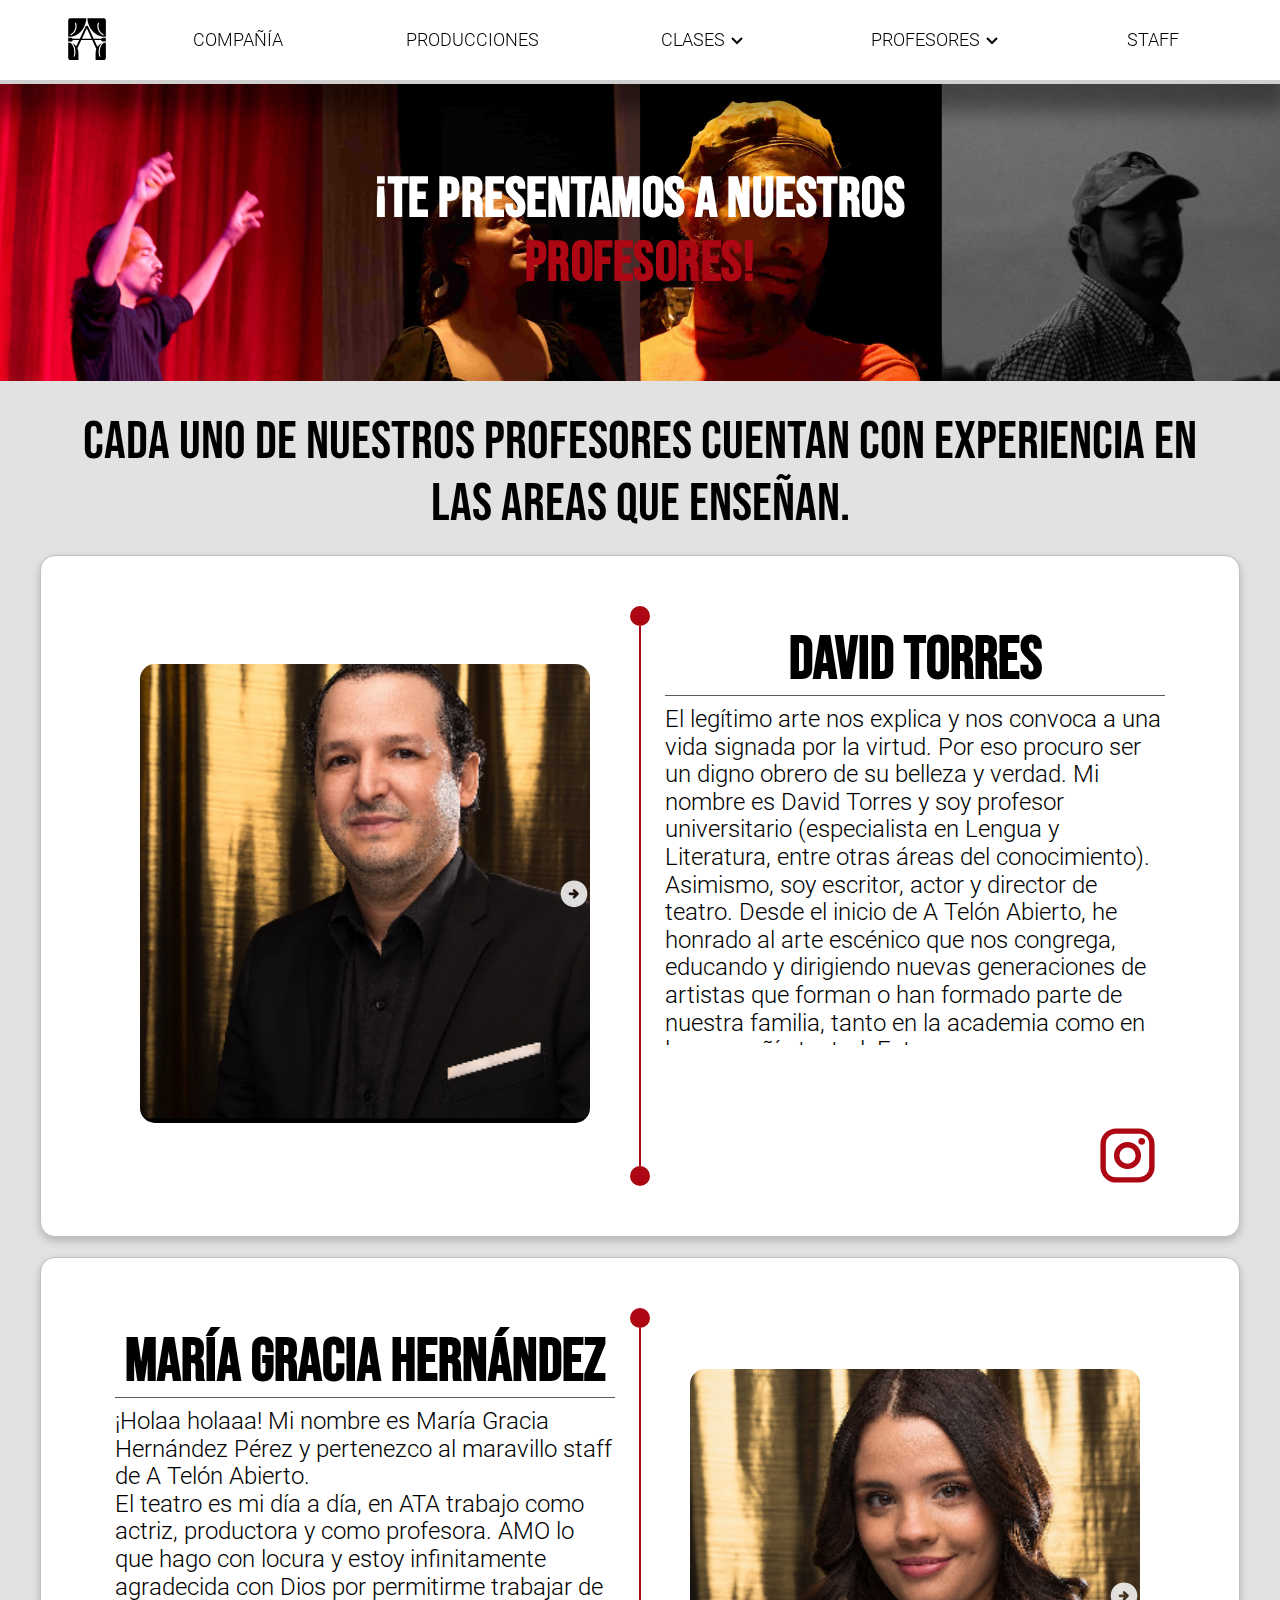
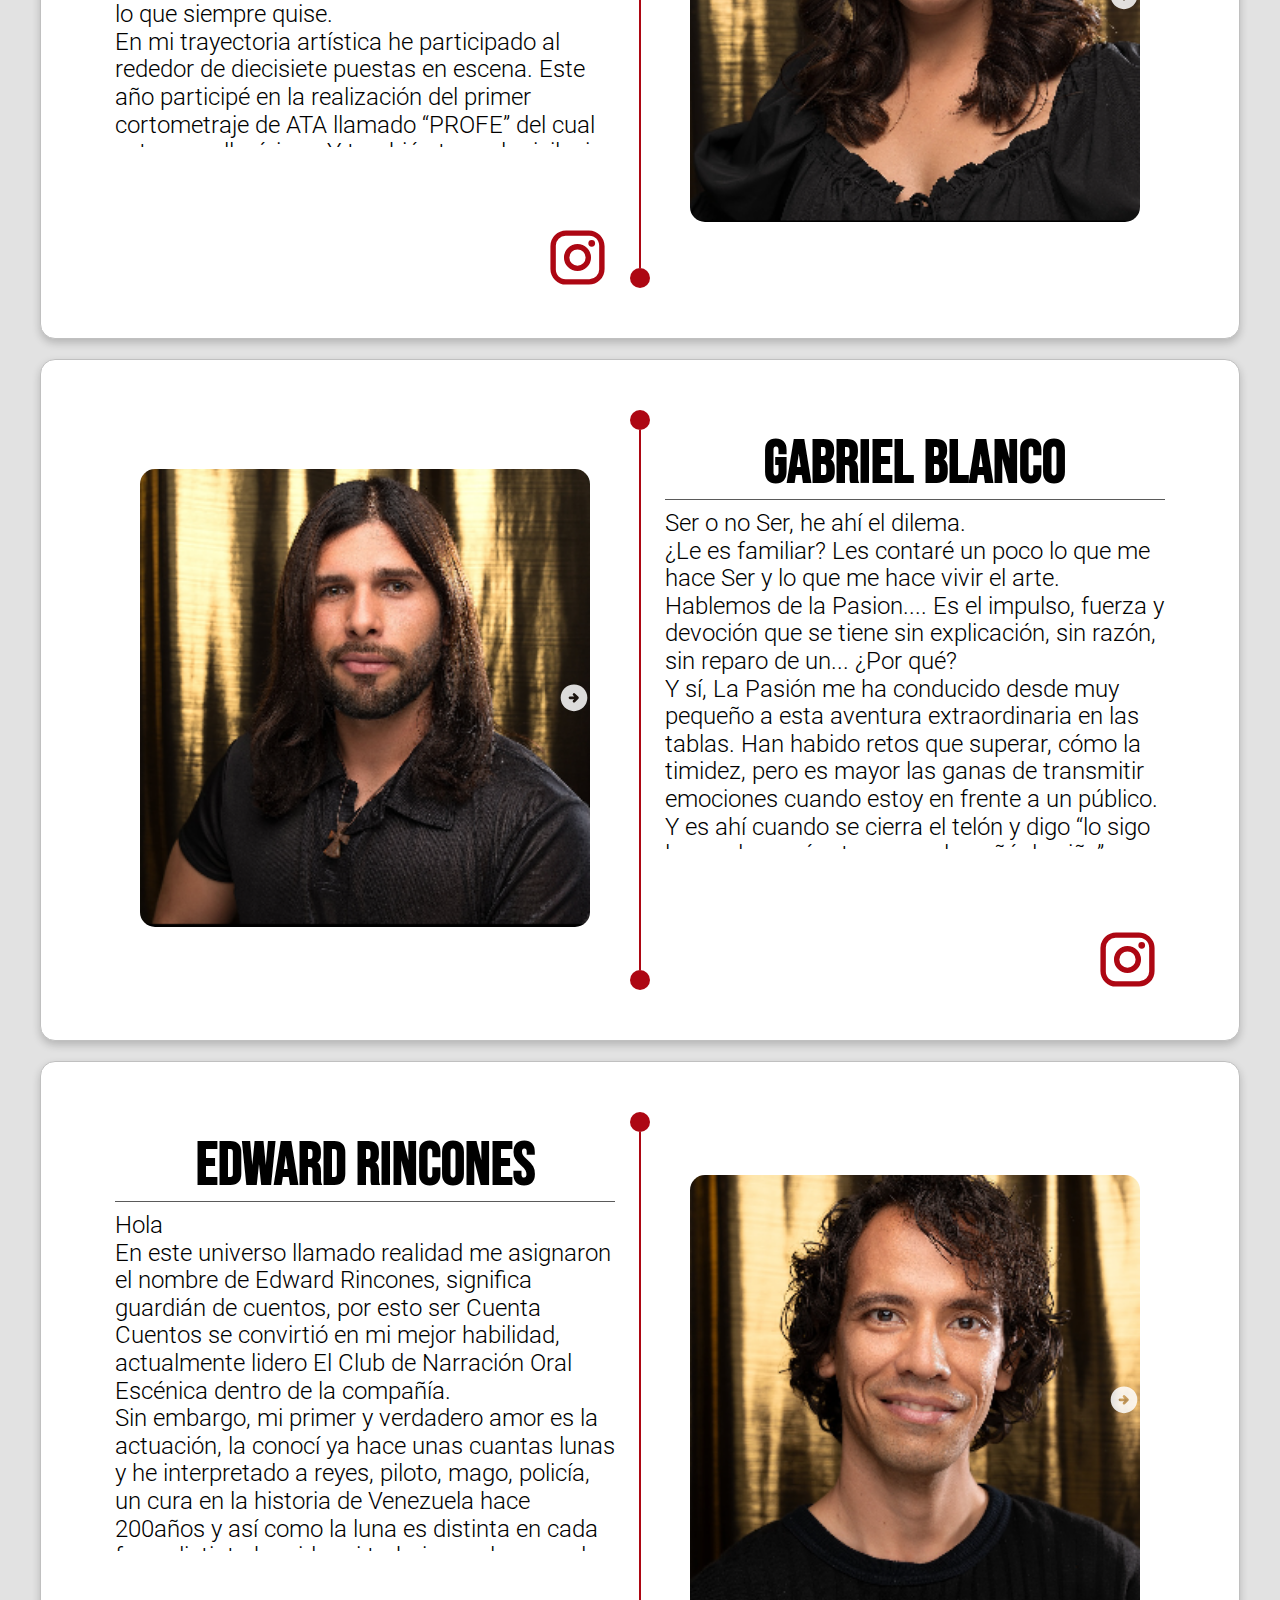
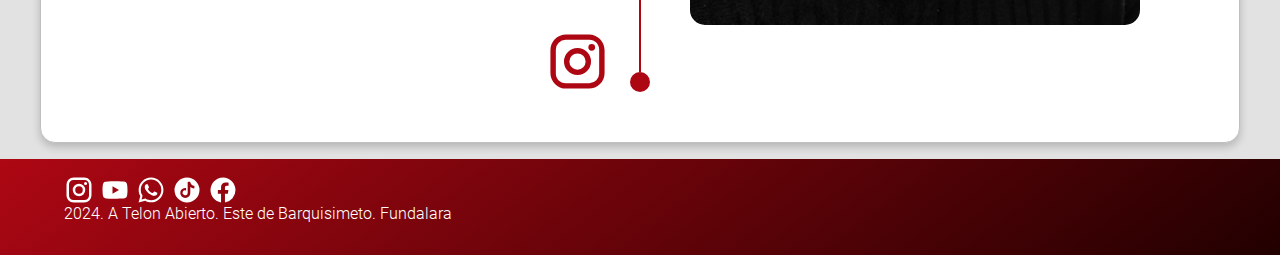
<file: teachers.html>
<!DOCTYPE html>
<html lang="en">
<head>
    <meta charset="UTF-8">
    <meta name="viewport" content="width=device-width, initial-scale=1.0">
    <link rel="icon" href="./atassets/icons/ata-logo-new.png" type="image/png">
    <title>A telón abierto</title>
    <link rel="stylesheet" href="./css/normalize.css">
    <link rel="stylesheet" href="./css/main.css">
    <link rel="stylesheet" href="./css/navbar.css">
    <link rel="stylesheet" href="./css/footer.css">
    <link rel="stylesheet" href="./css/company.css">
    <link rel="stylesheet" href="./css/productions.css">
    <link rel="stylesheet" href="./css/teachers.css">

    
</head>
<body class="body-red">

    <header>
        <nav class="navbar">
            <button class="toggle_btn">
                
     
                <svg class="toggle_btn_icon open-icon open" xmlns="http://www.w3.org/2000/svg" viewBox="0 0 24 24" style="fill: currentColor"><path d="M4 6h16v2H4zm0 5h16v2H4zm0 5h16v2H4z"></path></svg>

                <svg class="toggle_btn_icon close-icon close" xmlns="http://www.w3.org/2000/svg" viewBox="0 0 24 24" style="fill: currentColor"><path d="M21 11H6.414l5.293-5.293-1.414-1.414L2.586 12l7.707 7.707 1.414-1.414L6.414 13H21z"></path></svg>


            </button>

            <ul class="menu">
                <li class="menu-li"><a href="./company.html" class=""><p class="navbar-p">Compañía</p></a>
                
                </li>
                <li class="menu-li"><a href="./productions.html" ><p class="navbar-p">Producciones</p></a>
                
                </li>
                <li class="menu-li"><a href="./classes.html" ><p class="navbar-p">Clases</p> <svg class="" xmlns="http://www.w3.org/2000/svg" width="24" height="24" viewBox="0 0 24 24" style=" fill: currentColor"><path d="M16.293 9.293 12 13.586 7.707 9.293l-1.414 1.414L12 16.414l5.707-5.707z"></path></svg> </a>   

                    <ul class="li_dropdown_menu">
                        <li><a href="./classes.html#academy-section"><p class="navbar-p">Academia de teatro</p></a></li>
                        <li><a href="./classes.html#storytelling-section"><p class="navbar-p">Club de narracion oral escenica</p></a></li>
                    </ul>


                
                </li>
                <li class="menu-li"><a href="./teachers.html"><p class="navbar-p">Profesores</p><svg class="" xmlns="http://www.w3.org/2000/svg" width="24" height="24" viewBox="0 0 24 24" style=" fill: currentColor"><path d="M16.293 9.293 12 13.586 7.707 9.293l-1.414 1.414L12 16.414l5.707-5.707z"></path></svg>  </a>  

                    <ul class="li_dropdown_menu">
                        <li><a href="./teachers.html#teacher-david"><p class="navbar-p">David Torres</p></a></li>
                        <li><a href="./teachers.html#teacher-maria-gracia"><p class="navbar-p">María Hernandez</p></a></li>
                        <li><a href="./teachers.html#teacher-gabriel"><p class="navbar-p">Gabriel Blanco</p></a></li>
                        <li><a href="./teachers.html#teacher-edward"><p class="navbar-p">Edward Rincones</p></a></li>
                    </ul>
                
                </li>
                <li class="menu-li"><a href="./staff.html"><p class="navbar-p">Staff</p></a>
                
                </li>
            </ul>




            <a class="logo" href="./index.html">
              <!--  <img src="./atassets/icons/ata-logue-light.svg" alt="Logo de A telón abierto">-->

                <svg class="ata-logo" version="1.1" id="Capa_1" xmlns="http://www.w3.org/2000/svg" xmlns:xlink="http://www.w3.org/1999/xlink" x="0px" y="0px"
	viewBox="0 0 1026 557.27" enable-background="new 0 0 1026 557.27" xml:space="preserve">
<g>
	<path fill="currentColor" d="M728.707,308.434c0,0-17.285-0.71-19.612,0.554c-10.815,5.871-24.99,22.304-32.508,38.358
		c-12.428,26.539-13.626,64.436-10.219,89.601c0.749,5.534,2.605,11.804,5.331,22.254c1.5,5.745-6.261,7.037-9.738,2.225
		c-3.457-4.787-7.156-17.985-8.509-29.251c-2.394-19.944-2.111-32.026,1.595-60.098c3.089-23.383,21.276-46.35,27.104-53.194
		c0.442-0.521-0.127-1.267-0.752-0.995c-14.902,6.535-30.777,19.485-42.619,36.221l-35.462-76.875h76.716
		c1.548,10.428,10.511,18.437,21.369,18.437h26.192c2.179,0,3.944-1.767,3.944-3.944v-35.368c0-2.179-1.766-3.944-3.944-3.944
		h-26.192c-7.927,0-14.838,4.278-18.604,10.638h-86.023l-60.83-131.869c-1.391-3.015-3.405-5.742-6.057-7.741
		c-9.941-7.492-21.474-2.045-24.829,6.21L442.247,263.05h-80.211c-3.765-6.359-10.676-10.638-18.602-10.638H317.24
		c-2.178,0-3.944,1.766-3.944,3.944v35.368c0,2.178,1.766,3.944,3.944,3.944h26.194c10.857,0,19.82-8.009,21.367-18.437h70.77
		l-33.364,70.855c-11.173-13.796-24.961-24.444-38.007-30.178c-0.637-0.279-1.214,0.485-0.763,1.015
		c5.867,6.901,23.984,29.819,27.064,53.151c3.707,28.071,3.99,40.153,1.596,60.098c-1.352,11.266-5.052,24.464-8.509,29.251
		c-3.477,4.813-11.237,3.521-9.738-2.225c2.726-10.45,4.582-16.72,5.332-22.254c3.408-25.165,2.209-63.062-10.219-89.601
		c-7.519-16.055-21.693-32.487-32.509-38.358c-2.327-1.264-19.611-0.554-19.611-0.554c-1.95,0-3.546,1.595-3.546,3.545v162.077
		c0,14.601,11.946,26.548,26.546,26.548h84.43c0.02,0,1.102,0,1.122,0c0.279-0.006,1.862,0.184,1.925-2.233
		c0.219-8.488,0.547-41.866,0.411-53.698c-0.119-10.338,1.311-35.953-6.117-60.63c-1.538-5.11-3.516-10.062-5.845-14.819
		l43.315-91.99H579.89l45.999,99.719c0.088,0.188,0.2,0.354,0.297,0.533c-0.825,2.156-1.582,4.342-2.251,6.558
		c-7.428,24.677-5.997,50.292-6.116,60.63c-0.135,11.832,0.191,45.21,0.41,53.698c0.063,2.417,1.646,2.228,1.927,2.233
		c0.02,0,1.101,0,1.12,0h84.431c14.601,0,26.546-11.947,26.546-26.548V311.979C732.252,310.029,730.656,308.434,728.707,308.434
		 M465.762,263.05l54.346-115.416l53.241,115.416H465.762z"/>
	<path fill="currentColor" d="M721.01,241.976c0.959,0,1.52-0.019,1.636-0.022c4.162-0.002,6.423-0.564,7.799-1.943c1.824-1.829,1.817-4.816,1.807-9.764
		l-0.002-168.763c0-10.017-10.257-24.252-19.827-24.252l-170.604-1.199h-0.183c-4.725,0.03-8.181,0-10.568,1.242
		c-2.592,1.347-3.697,3.97-3.697,8.795c0.029,0.65,3.371,65.63,51.113,125.414C632.533,239.169,708.861,241.976,721.01,241.976
		 M643.042,89.678c1.171-3.324,4.818-5.072,8.14-3.899c3.321,1.17,5.066,4.81,3.903,8.129c-0.071,0.202-6.958,20.336-4.126,44.991
		c3.729,32.452,21.85,57.285,53.857,73.804c3.133,1.617,4.361,5.468,2.745,8.599c-1.134,2.195-3.365,3.457-5.677,3.457
		c-0.984,0-1.984-0.23-2.921-0.712c-45.098-23.276-57.925-58.644-60.744-84.217C635.192,112.374,642.72,90.591,643.042,89.678"/>
	<path fill="#currentColor" d="M322.739,241.954c0.115,0.004,0.666,0.022,1.608,0.022c11.942,0,86.969-2.807,140.097-70.492
		c46.928-59.784,50.213-124.764,50.241-125.414c0-4.826-1.086-7.448-3.634-8.795c-2.349-1.242-5.743-1.211-10.388-1.242h-0.181
		l-167.694,1.199c-9.407,0-19.489,14.235-19.489,24.252l-0.001,168.763c-0.01,4.947-0.017,7.935,1.775,9.764
		C316.426,241.389,318.647,241.952,322.739,241.954 M340.264,212.704c31.463-16.52,49.274-41.352,52.94-73.806
		c2.784-24.653-3.987-44.788-4.056-44.989c-1.143-3.32,0.573-6.959,3.836-8.129c3.265-1.172,6.85,0.575,8.001,3.899
		c0.318,0.913,7.715,22.696,4.74,50.153c-2.771,25.572-15.379,60.939-59.708,84.216c-0.92,0.481-1.904,0.712-2.872,0.712
		c-2.272,0-4.465-1.262-5.58-3.457C335.977,218.169,337.185,214.321,340.264,212.704"/>
</g>
</svg>
                
            </a>
        </nav>

        <div class="dropdown_menu">
            <li><a href="./company.html"><p>Compañia</p><img src="./atassets/icons/bank-dark.svg" alt="Logo de una escuela"> </a></li>
            <li><a href="./productions.html" ><p>Producciones</p><img src="./atassets/icons/masks-theater-solid (1).svg" alt="Logo de una mascara de teatro"> </a></li>
            <li><a href="./classes.html" ><p>Clases</p><img src="./atassets/icons/scroll-solid (2).svg" alt=""> </a></li>
            <li><a href="./teachers.html"><p>Profesores</p><img src="./atassets/icons/users-line-solid-dark.svg" alt=""></a></li>
            <li><a href="./staff.html"><p>Staff</p><img src="./atassets/icons/film-solid-dark.svg" alt=""></a></li>
            <li><a href="#footer"><p>Contactanos</p><img src="./atassets/icons/user-solid (2).svg" alt=""></a></li>
            
        </div>




    <!--    <a href="./principito.html" class="comming-soon-notice"> <p>Próximamente</p></a>-->

    </header>




    <main class="teachers-main">

        <section class="productions-section">
            <div class="productions-section-h2-container">
                    

                
               
                <h2 class="productions-section-h2">¡Te presentamos a nuestros <span class="teachers-main-span">profesores!</span></h2>
               
            </div>



            <div class="productions-section-body">

                <p class="teachers-body-p">Cada uno de nuestros profesores cuentan con experiencia en las areas que enseñan.</p>

            <!--    <img class="wave" src="./atassets/waves/wave-one-productions.svg" alt="Division">-->


               
                <div class="productions-grid" id="teacher-david">


                    <div class="production-images">
                     
            
                                <div class="carousel-div productions-carousel-div">
                                    
                                    <button class="carousel-button carousel-button-left" id="carousel-arrow-left"><img class="carousel-button-img" src="./atassets/icons/arrow-circle.svg" alt="Flecha para deslizar galeria de imagen hacia la izquierda"></button>
                                  
                                    <ul class="carousel-ul" id="carousel-ul">
                                        <li class="carousel-li" id="carousel-li">
                                            <img class="carousel-img" src="./atassets/atapicture/david.png" alt="">
                                        </li>
                                        <li class="carousel-li" id="carousel-li">
                                            <img class="carousel-img" src="./atassets/atapicture/david-teacher.jpg" alt="">
                                        </li>
                                    </ul>
                                    
                                    <button class="carousel-button carousel-button-right" id="carousel-arrow-right"><img class="carousel-button-img" src="./atassets/icons/arrow-circle.svg" alt="Flecha para deslizar galeria de imagen hacia la derecha"></button>
            
                                </div>
            
                           

                    </div>

                    <div class="line"></div>

                    <div class="production">

                        
                        <div class="production-name">David Torres</div>
                        <div class="production-description"><p>
                            El legítimo arte nos explica y nos convoca a una vida signada por la virtud. Por eso procuro ser un digno obrero de su belleza y verdad. Mi nombre es David Torres y soy profesor universitario (especialista en Lengua y Literatura, entre otras áreas del conocimiento). Asimismo, soy escritor, actor y director de teatro.
Desde el inicio de A Telón Abierto, he honrado al arte escénico que nos congrega, educando y dirigiendo nuevas generaciones de artistas que forman o han formado parte de nuestra familia, tanto en la academia como en la compañía teatral. Esto es una causa constante de mi bonanza y felicidad.
“Procura la sabiduría” (D. T.).
                        </p>
                        </div>

                        
                        <a class="social-media-link" href="https://www.instagram.com/dathantorres?utm_source=ig_web_button_share_sheet&igsh=ZDNlZDc0MzIxNw==">
                          <svg class="svg" xmlns="http://www.w3.org/2000/svg" viewBox="0 0 24 24"><path fill="currentColor" d="M7.8 2h8.4C19.4 2 22 4.6 22 7.8v8.4a5.8 5.8 0 0 1-5.8 5.8H7.8C4.6 22 2 19.4 2 16.2V7.8A5.8 5.8 0 0 1 7.8 2m-.2 2A3.6 3.6 0 0 0 4 7.6v8.8C4 18.39 5.61 20 7.6 20h8.8a3.6 3.6 0 0 0 3.6-3.6V7.6C20 5.61 18.39 4 16.4 4zm9.65 1.5a1.25 1.25 0 0 1 1.25 1.25A1.25 1.25 0 0 1 17.25 8A1.25 1.25 0 0 1 16 6.75a1.25 1.25 0 0 1 1.25-1.25M12 7a5 5 0 0 1 5 5a5 5 0 0 1-5 5a5 5 0 0 1-5-5a5 5 0 0 1 5-5m0 2a3 3 0 0 0-3 3a3 3 0 0 0 3 3a3 3 0 0 0 3-3a3 3 0 0 0-3-3"/></svg>


             <!--              <svg class="svg" xmlns="http://www.w3.org/2000/svg" width="128" height="128" viewBox="0 0 24 24"><path fill="currentColor" d="M7.8 2h8.4C19.4 2 22 4.6 22 7.8v8.4a5.8 5.8 0 0 1-5.8 5.8H7.8C4.6 22 2 19.4 2 16.2V7.8A5.8 5.8 0 0 1 7.8 2m-.2 2A3.6 3.6 0 0 0 4 7.6v8.8C4 18.39 5.61 20 7.6 20h8.8a3.6 3.6 0 0 0 3.6-3.6V7.6C20 5.61 18.39 4 16.4 4zm9.65 1.5a1.25 1.25 0 0 1 1.25 1.25A1.25 1.25 0 0 1 17.25 8A1.25 1.25 0 0 1 16 6.75a1.25 1.25 0 0 1 1.25-1.25M12 7a5 5 0 0 1 5 5a5 5 0 0 1-5 5a5 5 0 0 1-5-5a5 5 0 0 1 5-5m0 2a3 3 0 0 0-3 3a3 3 0 0 0 3 3a3 3 0 0 0 3-3a3 3 0 0 0-3-3"/></svg>-->
                      
                      
                        </a>
                    </div>

                </div>

                <div class="productions-grid productions-grid-right" id="teacher-maria-gracia">


                    <div class="production-images">
                     
            
                                <div class="carousel-div productions-carousel-div">
                                    
                                    <button class="carousel-button carousel-button-left" id="carousel-arrow-left"><img class="carousel-button-img" src="./atassets/icons/arrow-circle.svg" alt="Flecha para deslizar galeria de imagen hacia la izquierda"></button>
                                  
                                    <ul class="carousel-ul" id="carousel-ul">
                                        <li class="carousel-li" id="carousel-li">
                                            <img class="carousel-img" src="./atassets/atapicture/maria-gracia.png" alt="">
                                        </li>
                                        <li class="carousel-li" id="carousel-li">
                                            <img class="carousel-img" src="./atassets/atapicture/mariag-teacher.jpg" alt="">
                                        </li>
                                    </ul>
                                    
                                    <button class="carousel-button carousel-button-right" id="carousel-arrow-right"><img class="carousel-button-img" src="./atassets/icons/arrow-circle.svg" alt="Flecha para deslizar galeria de imagen hacia la derecha"></button>
            
                                </div>
            
                           

                    </div>

                    <div class="line"></div>

                    <div class="production">

                        
                        <div class="production-name">María Gracia Hernández</div>
                        <div class="production-description"><p>
                            ¡Holaa holaaa! Mi nombre es María Gracia Hernández Pérez y pertenezco al maravillo staff de A Telón Abierto.<br>

El teatro es mi día a día, en ATA trabajo como actriz, productora y como profesora. AMO lo que hago con locura y estoy infinitamente agradecida con Dios por permitirme trabajar de lo que siempre quise.<br>

En mi trayectoria artística he participado al rededor de diecisiete puestas en escena. Este año participé en la realización del primer cortometraje de ATA llamado “PROFE” del cual estoy orgullosísima. Y también tuve el privilegio de participar como actriz en un par de cortos muy interesantes.<br>

Este año ha estado lleno de cambios, nuevas experiencias y nuevas personas, por eso recuerdo esta frase sacada de alguna página de teatro:<br>

“El teatro es tan infinitamente fascinante, porque es muy accidental, tanto como la vida misma”<br>
                        </p></div>

                        
                        <a class="social-media-link" href="https://www.instagram.com/mariagracia_h?utm_source=ig_web_button_share_sheet&igsh=ZDNlZDc0MzIxNw==">
                            <svg class="svg" xmlns="http://www.w3.org/2000/svg" viewBox="0 0 24 24"><path fill="currentColor" d="M7.8 2h8.4C19.4 2 22 4.6 22 7.8v8.4a5.8 5.8 0 0 1-5.8 5.8H7.8C4.6 22 2 19.4 2 16.2V7.8A5.8 5.8 0 0 1 7.8 2m-.2 2A3.6 3.6 0 0 0 4 7.6v8.8C4 18.39 5.61 20 7.6 20h8.8a3.6 3.6 0 0 0 3.6-3.6V7.6C20 5.61 18.39 4 16.4 4zm9.65 1.5a1.25 1.25 0 0 1 1.25 1.25A1.25 1.25 0 0 1 17.25 8A1.25 1.25 0 0 1 16 6.75a1.25 1.25 0 0 1 1.25-1.25M12 7a5 5 0 0 1 5 5a5 5 0 0 1-5 5a5 5 0 0 1-5-5a5 5 0 0 1 5-5m0 2a3 3 0 0 0-3 3a3 3 0 0 0 3 3a3 3 0 0 0 3-3a3 3 0 0 0-3-3"/></svg>

                        </a>
                    </div>

                </div>

                <div class="productions-grid" id="teacher-gabriel">

                    <div class="production-images">
                     
            
                                <div class="carousel-div productions-carousel-div">
                                    
                                    <button class="carousel-button carousel-button-left" id="carousel-arrow-left"><img class="carousel-button-img" src="./atassets/icons/arrow-circle.svg" alt="Flecha para deslizar galeria de imagen hacia la izquierda"></button>
                                  
                                    <ul class="carousel-ul" id="carousel-ul">
                                        <li class="carousel-li" id="carousel-li">
                                            <img class="carousel-img" src="./atassets/atapicture/gabriel.png" alt="">
                                        </li>
                                        <li class="carousel-li" id="carousel-li">
                                            <img class="carousel-img" src="./atassets/atapicture/gabo-teacher.jpg" alt="">
                                        </li>
                                        </li>
                                    </ul>
                                    
                                    <button class="carousel-button carousel-button-right" id="carousel-arrow-right"><img class="carousel-button-img" src="./atassets/icons/arrow-circle.svg" alt="Flecha para deslizar galeria de imagen hacia la derecha"></button>
            
                                </div>
            
                           

                    </div>

                    <div class="line"></div>

                    <div class="production">

                        
                        <div class="production-name">Gabriel Blanco</div>
                        <div class="production-description"><p>
                            Ser o no Ser, he ahí el dilema.<br>

¿Le es familiar? Les contaré un poco lo que me hace Ser y lo que me hace vivir el arte.<br>

Hablemos de la Pasion.... Es el impulso, fuerza y devoción que se tiene sin explicación, sin razón, sin reparo de un... ¿Por qué?<br>

Y sí, La Pasión me ha conducido desde muy pequeño a esta aventura extraordinaria en las tablas. Han habido retos que superar, cómo la timidez, pero es mayor las ganas de transmitir emociones cuando estoy en frente a un público. Y es ahí cuando se cierra el telón y digo “lo sigo logrando, aquí estoy como lo soñé de niño”<br>

Soy muchas historias presentadas por una misma persona, Soy Gabriel Blanco y esta aventura me ha hecho Ser “un fantasma que ayuda a un viejo amargado, un rompecorazones, un rarito vestido de naranja que hace poemas, el villano dispuesto a luchar contra el héroe”.. y muchas historias más que no me va a alcanzar decirlas todas ....tambien, transmito lo que sé como docente para que otros también vivan aventuras al igual que yo.<br>

“El arte/La actuación puede elevar nuestra visión y espíritu para cambiar el mundo”<br>
Gabriel Blanco
                        </p>
                        </div>

                        <a class="social-media-link" href="https://www.instagram.com/gabrielblan_20?utm_source=ig_web_button_share_sheet&igsh=ZDNlZDc0MzIxNw==">
                            <svg class="svg" xmlns="http://www.w3.org/2000/svg" viewBox="0 0 24 24"><path fill="currentColor" d="M7.8 2h8.4C19.4 2 22 4.6 22 7.8v8.4a5.8 5.8 0 0 1-5.8 5.8H7.8C4.6 22 2 19.4 2 16.2V7.8A5.8 5.8 0 0 1 7.8 2m-.2 2A3.6 3.6 0 0 0 4 7.6v8.8C4 18.39 5.61 20 7.6 20h8.8a3.6 3.6 0 0 0 3.6-3.6V7.6C20 5.61 18.39 4 16.4 4zm9.65 1.5a1.25 1.25 0 0 1 1.25 1.25A1.25 1.25 0 0 1 17.25 8A1.25 1.25 0 0 1 16 6.75a1.25 1.25 0 0 1 1.25-1.25M12 7a5 5 0 0 1 5 5a5 5 0 0 1-5 5a5 5 0 0 1-5-5a5 5 0 0 1 5-5m0 2a3 3 0 0 0-3 3a3 3 0 0 0 3 3a3 3 0 0 0 3-3a3 3 0 0 0-3-3"/></svg>

                        </a>
                        
                        </div>

                </div>

                <div class="productions-grid productions-grid-right" id="teacher-edward">


                    <div class="production-images">
                     
            
                                <div class="carousel-div productions-carousel-div">
                                    
                                    <button class="carousel-button carousel-button-left" id="carousel-arrow-left"><img class="carousel-button-img" src="./atassets/icons/arrow-circle.svg" alt="Flecha para deslizar galeria de imagen hacia la izquierda"></button>
                                  
                                    <ul class="carousel-ul" id="carousel-ul">
                                        <li class="carousel-li" id="carousel-li">
                                            <img class="carousel-img" src="./atassets/atapicture/edwuar.png" alt="">
                                        </li>

                                        <li class="carousel-li" id="carousel-li">
                                            <img class="carousel-img" src="./atassets/atapicture/eduar-teacher-procenio.jpg" alt="">
                                        </li>
                                        
                                        
                                    </ul>
                                    
                                    <button class="carousel-button carousel-button-right" id="carousel-arrow-right"><img class="carousel-button-img" src="./atassets/icons/arrow-circle.svg" alt="Flecha para deslizar galeria de imagen hacia la derecha"></button>
            
                                </div>
            
                           

                    </div>

                    <div class="line"></div>

                    <div class="production">

                        
                        <div class="production-name">Edward Rincones</div>
                        <div class="production-description">
                            <p> 
                                Hola<br>
En este universo llamado realidad me asignaron el nombre de Edward Rincones, significa guardián de cuentos, por esto ser Cuenta Cuentos se convirtió en mi mejor habilidad, actualmente lidero El Club de Narración Oral Escénica dentro de la compañía.<br>

Sin embargo, mi primer y verdadero amor es la actuación, la conocí ya hace unas cuantas lunas y he interpretado a reyes, piloto, mago, policía, un cura en la historia de Venezuela hace 200años y así como la luna es distinta en cada fase, distinto ha sido mi trabajo con los grandes directores que he trabajado y aprendido, como Ricardo Catevilla, José Daniel Suárez Hermoso, Ulrike Sánchez, Graciela Anzola entre otros.<br>

Hace 1 año conocí A TELÓN ABIERTO luego de una trágica y larga pausa para pretender ser un “adulto funcional” aún así, me di cuenta que no se deja de ser adulto por ser un alma artística, sensible y lúdica.<br>

“Para destrabar el garabato del teatro solo hay que hacer teatro.” -Edward Rincones.
                            </p>
                        </div>
                        
                       <a class="social-media-link" href="https://www.instagram.com/quirimora?utm_source=ig_web_button_share_sheet&igsh=ZDNlZDc0MzIxNw==">
                        <svg class="svg" xmlns="http://www.w3.org/2000/svg" viewBox="0 0 24 24"><path fill="currentColor" d="M7.8 2h8.4C19.4 2 22 4.6 22 7.8v8.4a5.8 5.8 0 0 1-5.8 5.8H7.8C4.6 22 2 19.4 2 16.2V7.8A5.8 5.8 0 0 1 7.8 2m-.2 2A3.6 3.6 0 0 0 4 7.6v8.8C4 18.39 5.61 20 7.6 20h8.8a3.6 3.6 0 0 0 3.6-3.6V7.6C20 5.61 18.39 4 16.4 4zm9.65 1.5a1.25 1.25 0 0 1 1.25 1.25A1.25 1.25 0 0 1 17.25 8A1.25 1.25 0 0 1 16 6.75a1.25 1.25 0 0 1 1.25-1.25M12 7a5 5 0 0 1 5 5a5 5 0 0 1-5 5a5 5 0 0 1-5-5a5 5 0 0 1 5-5m0 2a3 3 0 0 0-3 3a3 3 0 0 0 3 3a3 3 0 0 0 3-3a3 3 0 0 0-3-3"/></svg>
                    </a>
                    </div>

                </div>



            </div>
        </section>
    </main>

    <footer id="footer" class="footer">

        <div class="footer-elements-container">

            <ul class="footer-ul">
                <li class="footer-li">
                    <a class="footer-li-a" href="https://www.instagram.com/atelonabiertoteatro?utm_source=ig_web_button_share_sheet&igsh=ZDNlZDc0MzIxNw==">
                        <img class="footer-li-a-img" src="./atassets/icons/instagram-logo.svg" alt="">
                    </a>
                </li>
                <li class="footer-li">
                    <a class="footer-li-a" href="https://www.youtube.com/@atelonabiertoteatro">
                        <img class="footer-li-a-img" src="./atassets/icons/youtube-logo.svg" alt="">
                    </a>
                </li>
                <li class="footer-li">
                    <a class="footer-li-a" href="https://wa.me/584245127649">
                        <img class="footer-li-a-img" src="./atassets/icons/whatsapp-logo.svg" alt="">
                    </a>
                </li>
                <li class="footer-li">
                    <a class="footer-li-a" href="https://www.tiktok.com/@atelonabierto?is_from_webapp=1&sender_device=pc">
                        <img class="footer-li-a-img" src="./atassets/icons/tiktok-logo.svg" alt="">
                    </a>
                </li>
                <li class="footer-li">
                    <a class="footer-li-a" href="https://www.facebook.com/atelonabiertoteatro?show_switched_toast=0&show_invite_to_follow=0&show_switched_tooltip=0&show_podcast_settings=0&show_community_review_changes=0&show_community_rollback=0&show_follower_visibility_disclosure=0">
                        <img class="footer-li-a-img" src="./atassets/icons/facebook-logo.svg" alt="">
                    </a>
                </li>
            </ul>
    
            <div class="footer-container-direction">
                <p class="footer-container-direction-p">2024. A Telon Abierto. Este de Barquisimeto. Fundalara</p>
            </div>

        </div>


    </footer>


    <script src="./js/app.js"></script>
    <script src="./js/carousel.js"></script>

    
</body>   

</html>
</file>
<file: css/main.css>
@font-face {
    font-family: "Roboto";
    src: url(../atassets/fonts/Roboto/Roboto-Light.ttf) format('truetype');
}

@font-face {
    font-family: "Bebas";
    src: url(../atassets/fonts/bebas/BebasNeue-Regular.ttf) format('truetype');
}

@font-face {
    font-family: "Roboto-Regular";
    src: url(../atassets/fonts/Roboto/Roboto-Regular.ttf) format('truetype');
}

* {
    margin: 0;
    padding: 0;
    box-sizing: border-box;
}


:root{
    --ata-red: #ad0713;
    --notredame-purple: #861d60;
    --notredame-blue: #3f256f;
    --theme-color: rgb(255,255,255);
    --primary-color: #124f88;
    --secondary-color: #f7c331;

    --text-color-inverse: rgb(150, 150, 150);
    --text-color: rgb(0,0,0);
    --navbar-shallow-color: #e5e5e5;
    --menu-mobile-background-color: #000000;

    --h1-color: ggb(0,0,0);
    --h1-span-color: rgb(48,48,48);
    --secondary-text-color: rgb(0,0,0);
    --dropdown-color: rgba(255,255,255,0.974);
    --nav-font-weight: 900;
    --video-border: 4px solid var(--ata-red);
    --dark-background-text-color: rgb(255, 255, 255);
    --dark-background-light-theme: #5a5a5a;

    --principito-gold: #e3cf0a;
    --principito-purple: #2f0f64;
    --principito-purple-two: #5f0f8d;
    --principito-dark-purple: rgba(16,6,40,1);
}

body{
    font-family: "Roboto";
    scrollbar-gutter: stable;
    overflow-x: hidden;
    padding: 84px 0 0 0;
}
body.index-body{
    padding: 0 0 0 0;
}

li {
    list-style: none;
}

a{
    text-decoration: none;
    color: var(--dropdown-color);
    font-size: 1rem;
    font-weight: 500;
}

.horozontal-padding{
    padding-left: 25px;
    padding-right: 25px;
}

.vertical-padding{
    padding-top: 25px;
    padding-bottom: 25px;

}

main{
    display: flex;
    justify-content: center;
    align-items: center;
    width: 100vw;
    
    background-position: center;
    background-size: cover;
    object-fit: cover;
}

main section{
    width: 100%;
    display: flex;
    justify-content: center;
    align-items: center;
    flex-direction: column;
}

ul,li{
    margin: 0;
    padding: 0;
    list-style: none;
}

@media(min-width: 950px){


    body.index-body{
        padding: 0 0 0 0;
    }

    .horozontal-padding{
        padding-left: 70px;
        padding-right: 70px;
    }
    
    .vertical-padding{
        padding-top: 70px;
        padding-bottom: 70px;
    
    }


    /* CUSTOM SCROLLBAR */

    .body-red::-webkit-scrollbar, .body-gold::-webkit-scrollbar{
        width: .6em;
        background: rgb(203, 203, 203);
        height: 0;
    }
    

    .body-red::-webkit-scrollbar-track, .body-gold::-webkit-scrollbar-track{
        border-radius: 100vw;
        border: 2px;
        margin-block: .5em;
    }

    .body-red::-webkit-scrollbar-thumb,  .body-gold::-webkit-scrollbar-thumb{
        background: #747474;
        border-radius: 100vw;
        
    }

    .body-red::-webkit-scrollbar-thumb:hover{
        background: var(--ata-red);
    }

    .body-gold::-webkit-scrollbar-thumb:hover{
        background: rgba(193,164,0);
    }

}
</file>
<file: css/navbar.css>
.logo img{
    width: 86px;
}
/*
a:hover{
    color: rgb(24, 24, 24);
}*/

/*  HEADER  */

header{
    background-color: rgb(255,255,255);
    width: 100vw;
    height: 84px;
    position: fixed;
    top: 0;
    left: 0;
    z-index: 100;
    border-bottom: 2px solid rgb(135, 135, 135)
}

header.index-header{
    position: relative;
}

.navbar{
   /* background-color: var(--theme-color);*/
    width: 100%;
    max-width: 1200px;
    height: 100%;
    margin: 0 auto;
    display: flex;
    align-items: center;
    justify-content: space-between;
    
  /*  box-shadow: 0 7px 9px -3px var(--navbar-shallow-color);*/


}

.navbar .logo{
    display: flex;
    align-items: center;
    width: 100px;
}

.logo p{
    display: block;
    color: var(--text-color);
    font-size: 0.8rem;
    font-weight: bold;
}

.navbar .menu, .navbar .action_btn{
    display: none;
}

.ata-logo{
    color: black;
    width: 100%;
}

.navbar .toggle_btn{
    display: flex;
    width: 50px;
    align-items: center;
    justify-content: center;
    border: none;
    outline: none;
    background-color: transparent;
    margin-left: 22px;
}


header svg{
    color: black;
}
/*
header .li_dropdown_menu p{
    color: white;
}*/

/* DROPDOWN MENU */

.dropdown_menu{
    position: absolute;
    right: 100%;
    width: 80%;
    height: 80vh;
    overflow-y: auto;
    background-color: var(--dropdown-color);
    backdrop-filter: blur(15px);
    border-radius: 0 0 10px 0;
    transition: right .2s;
    display: flex;
    flex-direction: column;
    justify-content: start;
    align-items: center;
    gap: 1rem;
    border: 2px solid rgb(135,135,135);
    padding: 10px;
}

.dropdown_menu a {
    color: var(--secondary-text-color);
    width: 100%;
    display: flex;
    align-items: center;
    justify-content: space-between;
}

.dropdown_menu.openMenu{
    right: 23%;
}

.open{
    display: block;
}
.close{
    display: none;
}

.dropdown_menu li{
    padding: 0.7rem;
    display: flex;
    align-items: center;
    justify-content: center;

    border-width: 0 0 1px 0;
    border-color: var(--secondary-text-color);
    border-style: solid;
    width: 74%;
}


.menu-li{
    position: relative;
}


.menu li a{
    position: relative;
}



.dropdown_menu_congreso{
    display: none;
}


/*
.dropdown_menu li a:hover,
.dropdown_menu li a.selected{
    color: var(--secondary-color);
}*/




.navbar .toggle_btn .open-icon{
    width: 100%;
    color: #000000;
}

.navbar .toggle_btn .close-icon{
    width: 2rem;
}

.dropdown_menu li a img{
    width: 35px;
}

.comming-soon-notice{
    display: flex;
    justify-content: center;
    width: 100%;
    padding: 4px;
    background: repeating-linear-gradient(191deg, var(--principito-purple), var(--principito-purple-two) 46px);
    border-top: 2px solid gold;
    border-left: 0px;
    border-right: 0px;
    border-bottom: 5px solid rgb(42, 8, 104);
    border-style: solid;
    transition: box-shadow 0.3s ease;

}

.comming-soon-notice:hover{
    filter: brightness(130%);
    box-shadow: 0px 20px 43px 2px var(--principito-gold);
   
}

.comming-soon-notice p{
    color: var(--principito-gold);
    font-weight: bolder;
    letter-spacing: 2px;
    font-family: 'Times New Roman', Times, serif;
    font-size: 0.9em;

}






/* RESPONSIVE DESIGN*/

@media(min-width:400px){
    .dropdown_menu{
        height: auto;
    }
}

@media(min-width:768px){
  


}

@media(min-width:950px){

    a {
        font-size: 1.1rem;
        text-transform: uppercase;
    }


    .logo img{
        width: 100px;
    }




    .navbar{
       /* max-width: 980px;*/
        flex-direction: row-reverse;
        justify-content: center;
    }


    .navbar .menu, .navbar .action_btn{
        display: block;
    }

    .navbar .menu{
        display: flex;
        height: 100%;
        width: 100%;
        align-items: center;
        justify-content: space-around;
    }

    .navbar .menu li{
        position: relative;
        height: 100%;
        display: flex;
        align-items: center;
    }

   



    .menu li .li_dropdown_menu a:hover,
    .menu li .li_dropdown_menu a.selected{
    color: var(--);
    }
    
/*
    .action_btn{
        background-color: orange;
        color: #fff;
        padding: 0.5rem 1rem;
        border: none;
        outline: none;
        border-radius: 20px;
        font-size: 0.8rem;
        font-weight: bold;
        cursor: pointer;
        transition: scale 0.2 ease;
    
    
    }
    
    .action_btn:hover{
        scale: 1.05;
        color: #fff;
    }
    
    .action_btn:active{
        scale: 0.95;
    }
*/
    .navbar .toggle_btn{
        cursor: pointer;
        display: none;
    }

    .dropdown_menu{
        display: none;
    }


    .li_dropdown_menu{
        position: absolute;
        top: 10vh;
        width: 200%;
        height: 0;
        background-color: #e2e2e2;
        backdrop-filter: blur(15px);
        border-radius: 6px;
        overflow: hidden;
     /*   transition: height .2s cubic-bezier(0.175, 0.885, 0.32, 1.275);*/
        display: flex;
        flex-direction: column;
        align-items: start;
        gap: 1.5rem;
        padding: 0 1rem;
        z-index: 200;
        
    
        
        transition: padding .2s /*cubic-bezier(0.175, 0.885, 0.32, 1.275)*/;
    
    }


    .dropdown_menu a{
        color: var(--text-color-inverse);
    }
    
    
    .menu .menu-li:hover .li_dropdown_menu{
        height: unset;
        padding: 1rem 1rem;
        border: 2px solid rgb(135,135,135);
    }








    

}


@media (min-width:920px){

    /* NAVBAR */

    header{
        box-shadow: 0px 20px 20px 7px #00000069;
        border-bottom: 4px solid rgb(208, 208, 208);
    }

    .menu li a{
        position: relative;
        padding: 0.5rem 1rem;
        border-radius: 10px;
        display: flex;
        align-items: center;
        color: black;
    }

    .menu li a:hover{
        color: rgb(255, 255, 255);
        background: var(--ata-red);

    }
    .menu li a:hover > svg{
        color: white;
    }

   


}
</file>
<file: css/home-page.css>
body{
    display: flex;
    flex-direction: column;
    height: 100dvh;
    position: relative;
}



.index-main{
    background-image: linear-gradient(
        0deg,rgba(255, 255, 255, 0.888),rgba(255, 255, 255, 0.47)),url(../atassets/atapicture/public-christmas-carol.jpg);
    flex: 1;
    flex-direction: column;
    justify-content: space-evenly;
    height: 100dvh;
    padding-top: 84px;

    
  
}

.home-page-section{
    width: 100%;
    display: flex;
    flex-direction: column;
    justify-content: center;
    align-items: center;

}

.home-page-h2{
    font-family: 'Roboto-regular';
    color: var(--h1-color);
    font-weight: bold;
    font-size: 2.1em;
    text-align: start;

}

.home-page-h2 span{
    font-weight: 100;
    color: var(--h1-span-color);
}

.home-page-p{
    font-family: "Roboto-Regular";
}



.home-page-video-container{
    width: 80%;
    max-width: 428px;
    height: 148px;
    border-radius: 15px;
  /*  box-shadow: -13px -18px 43px 2px rgba(216,0,0,0.81);*/

}

.video{
    width: 100%;
    height: 100%;
    border-radius: 12px;
}


@media (min-width: 360px){
    .home-page-h2{
        font-size: 2.5em;
    }

    .home-page-section{
        justify-content: space-around;
        height: 58%;
    }

    .home-page-video-container{
        height: 164px;
    }

}

@media (min-width: 400px){
    .home-page-video-container{
        height: 178px;
    }
}

@media (min-width: 700px){
    .home-page-h2{
        font-size: 3em;
    }

    .home-page-video-container{
        height: 264px;
        
    }
}

@media(min-width: 900px){
    .home-page-section{
        height: 70%;
        
    }

    .home-page-video-container{
        height: 245px;
    }
}
</file>
<file: css/slide-track.css>
.slider-track{
    width: 100vw;
    height: 7vh;
    overflow: hidden;
    margin-left: auto;
    margin-right: auto;
    position: absolute;
    margin-top: 2px;
    left: 0;
    right: 0;
    display: flex;
    align-items: center;
    background: rgb(0, 0, 0);
    border-width: 2px 0 2px 0;
    border-style: solid;
    border-color: var(--secondary-color);
    display: none;
}

.slide-track{
    display: flex;
    animation: scroll 10s linear infinite;
    -webkit-animation: scroll 10s linear infinite;
    width: calc(90px * 24);
}

.slide{
    width: 50px;
    margin: 0 20px;
    display: flex;
    justify-content: center;
    align-items: center;


}

.slide img{
    width: 100%;
    filter: invert(342%) sepia(259%) saturate(59%) hue-rotate(567deg) brightness(219%) contrast(287%);
}

.slide img.studio-one{
    width: 36%;

}
.slide img.athanassiou{
    width: 150%;

}
.slide img.pizza-mentira{
    width: 72%;

}

@keyframes scroll{
    0%{
        -webkit-transform: translateX(0);
        transform: translateX(0);
    }

    100%{
        -webkit-transform: translateX(calc(-90px * 4));
        transform: translateX(calc(-90px * 4));
    }
}

@media(min-width: 950px){
    .slider-track{
        margin-top: 8px;
    }
}
</file>
<file: css/next-production.css>
.next__production__section{
    width: 100vw;
    background-position: center;
    background-size: cover;
    display: flex;
    justify-content: center;
    align-items: center;
    flex-direction: column;
    overflow: hidden;
    position: relative;
    z-index: 0;

    background-image: linear-gradient(270deg, var(--notredame-purple), var(--notredame-blue)),url(../atassets/campanero/image_2024-03-24_193430047.jpg);
    height: 100vh;
    border-width: 1em 0;
    border-style: solid;
    border-color: #f9ab2c;
}

.campanero__letters{
    width: 76%;
    position: absolute;
    top: 0;
}


.counter__container{
    width: 80%;
    display: flex;
    flex-direction: column;
    justify-content: space-around;
    margin: 0 auto;
    text-align: center;
    position: absolute;
    top: 50%;
}



.next__production__section a{
    text-decoration: none;
    z-index: 10;
    width: 60%;
    height: 2.6em;
    border: 3px solid #ca8b2c;
    background: linear-gradient(45deg, var(--notredame-purple), var(--notredame-blue)); 
    border-radius: 20px;
    display: flex;
    justify-content: center;
    position: absolute;
    bottom: 12%;
    box-shadow: 5px 10px rgba(0, 0, 0, 0.3);

    transition: box-shadow 0.3s ease;
}

.next__production__section a:hover{
    box-shadow: 0 0 10px rgba(255, 255, 255, 0.5);
    filter: brightness(130%);

}

.next__production__section .button__to__ws{
    border: none;
    background: none;
}

.next__production__section .button__to__ws p{
    font-family: Georgia, 'Times New Roman', Times, serif;
    font-size: 1em;
    color: #ffee60;
}

.counter__container h2,regresive__counter__container .counter__number{
    font-size: 2.3em;
}

.regresive__counter__container{
    display: flex;
    justify-content: space-around;
}

.counter__container h2, .regresive__counter__container p{
    color: #f8bb2b;
    font-weight: 100;
    font-family: 'Times New Roman', Times, serif;
}

.regresive__counter__container .counter__number{
    font-size: 40px;
    font-weight: 700;
}


@media (min-width: 360px){
    .next__production__section{
        background-image: linear-gradient(0deg, rgba(134, 29, 96, 0.94), rgba(63, 37, 111, 0.98)), url(../atassets/campanero/image_2024-03-24_193430047.jpg);
    }
}

@media (min-width: 428px){
    .campanero__letters{
        width: 74%;
        max-width: 348px;
    }

    .counter__container{
        width: 95%;
        gap: 20px;
        top: 50%;
    }

    .next__production__section a{
        bottom: 16%;
        width: 70%;
        height: 3.5em;
        box-shadow: 20px 24px rgba(0, 0, 0, 0.3);
    }

    .next__production__section .button__to__ws p{
        font-size: 1.3em;
        letter-spacing: 2px;
    }

    
    .counter__container h2,regresive__counter__container .counter__number{
        font-size: 3em;
    }

    .regresive__counter__container .counter__number{
        font-size: 3em;
    }



}

@media(min-width: 760px){
    .campanero__letters{
        width: 66%;
    }

    .counter__container{
        top: 50%;
        width: 64%;
    }

    .next__production__section a{
        bottom: 14%;
        width: 47%;
        height: 4em;
        box-shadow: 0px 22px rgba(0, 0, 0, 0.3);
    }

    .next__production__section .button__to__ws p{
        font-size: 1.6em;
        letter-spacing: 2px;
    }

    .regresive__counter__container{
        margin-top: 6%;
    }

    .regresive__counter__container .counter__number{
        font-size: 68px;
    }
}

@media(min-width: 1100px){
    .campanero__letters{
        width: 28%;
        top: -12%;
    }

    .counter__container{
        width: 45%;
        top: 44%;
        height: 28%;
    }

    .regresive__counter__container{
        margin-top: 0;
    }

    .regresive__counter__container .counter__number{
        font-size: 46px;
    }
}

@media(min-width: 1330px){
    .campanero__letters{
        width: 25%;
    }
}
</file>
<file: css/footer.css>
/* FOOTER SECTION */

.footer-section{
    width: 100%;
    max-width: 1400px;
}

footer{
    background: linear-gradient(143deg, var(--ata-red), rgb(34,0,0));
}



footer.index-footer{
    width: 180px;
    padding: 15px;
    border-radius: 10px;
    margin-left: 8%;
    align-self: flex-start;
    display: flex;
    justify-content: center;
    align-items: center;
}



.index-contact-container{
    width: 85%;
    display: flex;
    flex-direction: column;
    max-width: none;
    margin: 0;
}

.index-social-media-container{
    justify-content: space-around;
    gap: 0;
    display: flex;
}

.index-contact-container li{
    list-style: none;
    cursor: pointer;
    display: flex;
    align-items: center;
}


footer .index-contact-container img{
    width: 26px;
}



.index-contact-container .direction p{
    color: #ffffff;
    font-size: 10px;
    width: 100%;

}

.index-contact-container li.direction{
    align-self: flex-start;
}

.index-contact-container .index-footer-img-tiktok-logue{
    width: 18px;
}


/*THE OTHERS FOOTERS*/
.footer{
    width: 100%;
    padding: 1em 0 2em;

}
.footer-elements-container{
    width: 90%;
    max-width: 1200px;
    margin: 0 auto;
    display: flex;
    flex-direction: column;
}
.footer-ul{
    display: flex;
    flex-direction: row;
    gap: 6px;

}
.footer-li{

}
.footer-li-a{
    width: 100%;
    display: flex;
    justify-content: center;
    align-items: center;

}
.footer-li-a-img{
    width: 30px;

}
.footer-container-direction{

}
.footer-container-direction-p{
    color: #ffffff;

}







@media(min-width: 700px){
    footer.index-footer{
        width: 250px;
        padding: 24px;
        border-radius: 22px;
    }

    footer .index-contact-container img{
        width: 40px;
    }

    .index-contact-container .tiktok-logue{
        width: 28px;
    }

    .index-contact-container{
        width: 100%;
    }

    .index-contact-container .direction p{
        font-size: 14px;
    }


}
</file>
<file: css/company.css>
.company-main{   
    flex-direction: column;
}

.company-main-h2-container{     
    background-position: center;
    background-size: cover;
    object-fit: cover;

    width: 100%;

    position: relative;
    overflow: hidden;

    display: flex;
    justify-content: center;
    align-items: center;

    z-index: 8;


  

}

.company-main-h2{
    font-family: "Bebas", sans-serif;
    font-size: 30px;
    margin: 0 auto;
    width: 90%;
    max-width: 900px;
    color: #ffffff;
    text-align: center;
    padding: 1em 0;
    letter-spacing: .5px;
    z-index: 2;
    


}

.company-main-h2-img{
    width: 101%;

    position: absolute;
    top: 50%;
    left: 50%;
    transform: translate(-50%,-50%);
    height: auto;
    object-fit: cover;

    mask-image: linear-gradient(black 80%, transparent);

    filter: brightness(0.6);
}

.company-main-section-one{
    position: relative;
}

.section-one-p-container{
    width: 100%;
    display: flex;
    justify-content: center;
    align-items: center;
    flex-direction: column;
    position: relative;
    background-color: white;
    z-index: 9;

}

.section-one-p{
    width: 90%;
    max-width: 900px;
    text-align: center;
    padding: 1em;
    font-size: 14px;
    z-index: 10;
}

.section-one-wave{
    width: 100%;
    position: absolute;
    left: 0;
    display: block;
    z-index: 5;
}

.section-one-wave-one{
    bottom: 98%;

}

.section-one-wave-two{
    top: 94%;
    transform: rotate(180deg);
}





.section-one-carousel-container{
    background-position: center;
    background-size: cover;
    object-fit: cover;
    width: 100%;
    position: relative;
    display: flex;
    justify-content: center;
    align-items: center;
    overflow: hidden;
    padding: 10% 0;
}

.section-one-carousel-img-background{
    width: 200%;
    position: absolute;
    top: 50%;
    left: 50%;
    transform: translate(-50%,-50%);
    height: auto;
    object-fit: cover;
    filter: brightness(0.5) blur(0.5px);
}


.section-one-carousel-container-container-carousel-and-p{
    width: 100%;
    max-width: 900px;
    display: flex;
    justify-content: center;
    align-items: center;
    flex-direction: column;
    z-index: 5;
}


.carousel-div{
    width: 80vmin;
    height: 80vmin;
    background-color: rgba(255, 0, 0, 0);
    display: flex;
    justify-content: center;
    align-items: center;
    z-index: 4;
    border-radius: 15px;
    overflow: hidden;
    position: relative;
}



.carousel-ul{
    width: 100%;
    display: flex;
    align-items: center;
    flex-wrap: nowrap;
    overflow: scroll;
    overscroll-behavior-x: contain;
    scroll-snap-type: x mandatory;
    overflow: hidden;
}

.carousel-li{
    width: 100%;
    scroll-snap-align: center;
    flex: 1 0 auto;
}

.carousel-img{
    width: 100%;
    object-fit: contain;
    border-radius: 15px;
}


.section-one-carousel-p-container{
    width: 90%;
    max-width: 900px;
    display: flex;
    justify-content: center;
    align-items: center;

}

.section-one-carousel-p{
    color: rgb(255, 255, 255);
    padding: 2em 0;
}



.section-one-go-to-social-media{
    position: relative;
    width: 100%;
    display: flex;
    justify-content: center;
    flex-direction: column;
    align-items: center;
}

.section-one-go-to-social-media-div{
    display: flex;
    justify-content: center;
    align-items: center;
    flex-direction: column;
    padding: 2em 0;
    width: 100%;
    max-width: 900px;
}


.wave-section-social-media{
    transform: scaleX(-1);
}


.section-one-go-to-social-media-social-media-container{
    width: 90%;
    display: flex;
    flex-direction: column;
    justify-content: center;
    align-items: center;
    position: relative;
}



.social-media-div{
    border: 2px solid rgb(255, 255, 255);
    overflow: hidden;
    width: 30%;
    background-color: rgb(0, 0, 0);
    position: relative;
    border-radius: 15px;
    display: flex;
    justify-content: center;
    align-items: center;
    padding: 20px 10px;
}

.social-media-div-a{
    width: 100%;
    display: flex;
    justify-content: center;
    align-items: center;
}

.social-media-div-img-background{
    width: 100%;
    position: absolute;
    top: 50%;
    left: 50%;
    transform: translate(-50%,-50%);
    height: auto;
    object-fit: cover;
    filter: brightness(0.5) blur(0.5px);

}

.social-media-logo{
    width: 60%;
    position: relative;
}

.social-media-div-principal, .social-media-div-secondary{
    width: 100%;
    height: 100px;
    display: flex;
    justify-content: center;
    align-items: center;
    gap: 2em;
}


.social-media-container-img-background{
    display: none;
}


.carousel-button{
    background: none;
    border: none;
    cursor: pointer;
    position: absolute;
    top: 50%;
    transform: translateY(-50%);
    z-index: 10;
    display: flex;
    justify-content: center;
    align-items: center;
    width: 2em;
    
    
}

.carousel-button-left{
    left: 0;

}

.carousel-button-right{
    right: 0;
}

.carousel-button-right .carousel-button-img{
    transform: scaleX(-1);
}

.carousel-button-img{
    width: 100%;
}

.company-main-span{
    color: #ff0012;
}



@media(min-width: 360px){
    .company-main-h2{
        font-size: 34px;
    }

    .carousel-div{
        width: 70vmin;
        height: 70vmin;
    }

    .section-one-carousel-img-background{
        width: 176%;
    }
}

@media(min-width: 390px){
    .company-main-h2{
        font-size: 38px;
    }
    .section-one-p{
        font-size: 17px;
    }

    .carousel-div{
        width: 74vmin;
        height: 74vmin;
    }

    .section-one-carousel-img-background{
        width: 190%;
    }

    .social-media-logo{
        width: 50%;
    }
}

@media(min-width: 400px){
    .company-main-h2{
        font-size: 40px;
    }

    .section-one-p{
        font-size: 20px;
    }

    .section-one-carousel-img-background{
        width: 198%;
    }

}

@media(min-width:500px){
    .carousel-div{
        width: 60vmin;
        height: 60vmin;
    }

    .section-one-carousel-img-background{
        width: 164%;
    }

    .social-media-div{
        padding: 10px;
    }



    



}

@media(min-width:700px){
    .carousel-div{
        width: 58vmin;
        height: 58vmin;
    }

    .section-one-carousel-img-background{
        width: 140%;
    }

    .social-media-div{
        width: 20%;
        transition: width 0.5s ease;
    }

    .section-one-go-to-social-media-social-media-container{
        justify-content: space-evenly;
    }

}

@media(min-width:800px){
    .section-one-p-container{
        margin-top: 16px;
    }

    .carousel-div{
        width: 50vmin;
        height: 50vmin;
    }

    .section-one-carousel-img-background{
        width: 125%;
    }


}

@media(min-width: 900px){
    .company-main-h2{
        font-size: 56px;
    }


    .section-one-carousel-container-container-carousel-and-p{
        width: 85%;
        flex-direction: row-reverse;
        justify-content: space-between;
    }

    .section-one-carousel-p-container{
        width: 50%;
    }

    .section-one-carousel-p{
        text-align: start;
    }
    .section-one-p{
        font-size: 26px;
    }

    .section-one-carousel-img-background{
        width: 101%;
    }

    .section-one-go-to-social-media-div{
        flex-direction: row;
        width: 85%;

    }

    .section-one-go-to-social-media-social-media-container{
        width: 50%;
        overflow: hidden;
        border-radius: 15px;
    }

    .social-media-container-img-background{
        display: block;
        width: 110%;
        position: absolute;
        top: 50%;
        left: 50%;
        transform: translate(-50%,-50%);
        height: auto;
        object-fit: cover;
        filter: brightness(0.5) grayscale(1) blur(0.5px);
        transition: filter 0.5s ease;
    }

    .section-one-go-to-social-media-social-media-container:hover .social-media-container-img-background,
    .social-media-div:hover ~ .social-media-container-img-background {
        filter: brightness(0.2) grayscale(2) blur(2px);
    }

    .social-media-p{
        padding: 1em 0;
    }

    .social-media-div:hover{
        width: 35%;
    }

    
}

@media(min-width: 1000px){

    .carousel-div{
        width: 56vmin;
        height: 56vmin;
    }

}
</file>
<file: css/productions.css>
.productions-section{
    display: flex;
    flex-direction: column;
    background-color: rgb(45, 45, 45);
}

.productions-section-body{
    background-color: #e2e2e2;
    color: rgb(0, 0, 0);
    position: relative;
    width: 100%;
    padding: 16px 0 16px 0;
    display: flex;
    flex-direction: column;
    gap: 20px;
}

.wave{
    width: 100%;
    position: absolute;
    left: 0;
    display: block;
    bottom: 99.9%;
    z-index: 8;
    transform: scaleX(-1);
}

.productions-section-h2-container{
    background-position: center;
    background-size: cover;
    object-fit: cover;
    width: 100%;
    position: relative;
    overflow: hidden;
    display: flex;
    justify-content: center;
    align-items: center;
    z-index: 4;
}

.productions-section-h2{
    font-family: "Bebas", sans-serif;
    font-size: 30px;
    margin: 0 auto;
    width: 90%;
    max-width: 900px;
    color: #ffffff;
    text-align: center;
    padding: 1em 0;
    letter-spacing: .5px;
    z-index: 2;
}

.productions-h2-img-background{
    width: 101%;
    position: absolute;
    top: 50%;
    left: 50%;
    transform: translate(-50%,-50%);
    height: auto;
    object-fit: cover;

}

.production-name{
    font-family: "Bebas", sans-serif;
    text-align: center;
    text-transform: uppercase;
    font-weight: bold;
    font-size: 40px;

}

.production-date{
    font-size: 25px;
    font-weight: bold;
    color: black;

}

.production-description{
    font-size: 20px;
    border-top: 1px solid #5a5a5a;
    padding-top: 0.5em;
}

.production-description p{
    text-align: left;
}

.production{
    padding: 25px;
    max-width: 500px;
    margin: 0 auto;
}

.productions-carousel-div{
    margin: 0 auto;
    height: 97vmin;
}

.production-images{
    display: flex;
    justify-content: center;
    align-items: center;
}

.productions-grid{
    background-color: #ffffff;
    border-radius: 15px;
    width: 95%;
    margin: 0 auto;
    padding: 10px 0;
    border: 1px solid #c0c0c0;
    box-shadow: 0 4px 8px rgba(0, 0, 0, 0.2);
    position: relative;
}


@media(min-width: 360px){
    .productions-section-h2{
        font-size: 34px;
    }
}

@media(min-width: 390px){
    .productions-section-h2{
        font-size: 38px;
    }
}

@media(min-width: 400px){
    .productions-section-h2{
        font-size: 40px;
    }
}

@media(min-width: 700px){

    .productions-section-h2{
        padding: 1.5em;
    }

    .productions-section-body{
        padding: 70px 0 16px 0;
    }

    .productions-grid{
        display: grid;
        grid-template-columns: 1fr 2px 1fr;
        gap: 20px 20px;
        padding: 70px;
        justify-content: center;
        max-width: 1200px;
        margin: 0 auto;
    }

    .productions-grid-right{
        direction: rtl;
    }

    .productions-grid-right .production-images, .production-description p{
        direction: ltr;
    }

    .productions-carousel-div{
        width: 35vmin;
        height: 42vmin;
    }

    .production{
        padding: 0;
    }

    .line{
        background-color: var(--ata-red);
        position: relative;
    }

    .line::before,
    .line::after{
        content: "";
        display: block;
        width: 20px;
        height: 20px;
        background-color: var(--ata-red);
        border-radius: 50%;
        position: absolute;
        top: -20px;
        left: -9px;
    }

    .line::after{
        top: 100%;
        z-index: 1;
    }
}






@media(min-width: 900px){
    .productions-section-h2{
        font-size: 56px;
    }

    .wave{
        bottom: 99%;
    }

    .productions-carousel-div{
        width: 50vmin;
        height: 60vmin;
    }

    .production-name{
        font-size: 60px;
    }

    .production-description p{
        font-size: 24px;
    }
}
</file>
<file: css/classes.css>
.classes-main{
    flex-direction: column;

}

.classes-main-h1-container{
    background-position: center;
    background-size: cover;
    object-fit: cover;
    width: 100%;
    position: relative;
    overflow: hidden;
    display: flex;
    justify-content: center;
    align-items: center;
    z-index: 8;
}
.classes-main-h1-container-img{
    width: 101%;
    position: absolute;
    top: 50%;
    left: 50%;
    transform: translate(-50%, -50%);
    height: auto;
    object-fit: cover;
    filter: brightness(0.5);

} 
.classes-main-h1{
    font-family: "Bebas", sans-serif;
    font-size: 30px;
    margin: 0 auto;
    width: 90%;
    max-width: 900px;
    color: #ffffff;
    text-align: center;
    padding: 2em 0;
    letter-spacing: .5px;
    z-index: 2;
}


.classes-main-p-description-container {
    width: 100%;
    display: flex;
    justify-content: center;
    align-items: center;
    flex-direction: column;
    position: relative;
    background-color: white;
    z-index: 9;
}
           
.section-one-wave{
    width: 100%;
    position: absolute;
    left: 0;
    display: block;
    z-index: 5;
} 

.classes-main-p-description{
    width: 90%;
    max-width: 900px;
    text-align: center;
    padding: 1em;
    font-size: 16px;
    z-index: 10;

}

.section-one-wave-one{
    bottom: 98%;

}

.classes-main-p-description a {
    color: #ff0012;
    font-size: 18px;
    position: relative;
}

.classes-main-p-description a::after{
    content: "";
    background-color: #ff0012;
    position: absolute;
    left: -6px;
    top: calc(100% + 0px);
    width: 110%;
    height: 2px;
    box-shadow: 0 0 10px rgba(255,0,0);
}



.classes-main-p-description a.storytelling-span-ig{
    font-size: 34px;
}

.section-one-wave-two{
    top: 99%;
    transform: rotate(180deg);

}

.academy{
    position: relative;
    background-color: #e2e2e2;

}

.academy-h2-container .classes-main-h1{
    color: rgb(255, 255, 255);
}

.academy-h2-container .classes-main-h1 a{
    color: var(--ata-red);
    font-size: 34px;
}


.classes-main-p-description-courses-container{
    width: 100%;
    height: 100px;
    display: flex;
    justify-content: center;
    align-items: center;
    gap: 2em;
    position: relative;
    margin-top: 10px;

}

.courses-container{
    border: 2px solid rgb(255, 255, 255);
    overflow: hidden;
    width: 30%;
    height: 70%;
    background-color: rgb(0, 0, 0);
    position: relative;
    border-radius: 15px;
    display: flex;
    justify-content: center;
    align-items: center;
    padding: 20px 10px;
    border: 2px solid var(--ata-red);

}

.course-name{
    color: rgb(255, 255, 255);
    z-index: 1;


}

.course-background-img{
    width: 100%;
    position: absolute;
    top: 50%;
    left: 50%;
    transform: translate(-50%, -50%);
    height: auto;
    object-fit: cover;
    filter: brightness(0.5) blur(0.5px);

}


.storytelling-section{
    width: 100%;
    display: flex;
    justify-content: center;
    align-items: center;
    flex-direction: column;
    position: relative;
    overflow: hidden;
    padding: 3.5em 1em;
    background-image: linear-gradient(319deg, rgba(255, 0, 0, 0.42), rgba(0, 20, 255, 0.42)),url(../atassets/atapicture/eduar-procenio.jpg);
    background-position: center;
    background-size: cover;
    object-fit: cover;
}



.storytelling-section .classes-main-h1-container-img{
    width: 350%;
    z-index: 0;
}

.storytelling-section .section-one-wave-one{
    top: -1px;
    transform: rotate(180deg);
}

.storytelling-section .section-one-wave-two{
    bottom: -1px;
    top: auto;
    transform: rotate(360deg);
}

.storytelling-section .classes-main-p-description{
    color: rgb(255, 255, 255);
}

.storytelling-section .storytelling-span{
    font-family: "Bebas";
    color: rgb(219, 219, 0);
    font-size: 32px;
}

.storytelling-section .classes-main-h1{
    padding: 0;
}

.academy-h2-container{
   /* background-image: linear-gradient(0deg, rgba(255, 255, 255, 0), rgba(255, 255, 255, 0)), url(../atassets/compressedImages/kid-smiling.jpg);*/
    object-fit: cover;
    background-position: center;
    background-size: cover;
    width: 100%;
    padding: 2em;
    overflow: hidden;
    position: relative;
    background-position: center;
    background-size: cover;
    object-fit: cover;
    display: flex;
    justify-content: center;
    align-items: center;
}

.academy-h2-container-two{
    background-image: none;
    padding: unset;
}
.academy-h2-container-two .classes-main-h1{
    color: #000000;
}

.section-one-wave-two-separator{
    top: 0%;
}

.background-classes-one{
    
    background-image: linear-gradient(319deg, rgba(255, 0, 0, 0.42), rgba(0, 20, 255, 0.42)),url(../atassets/atapicture/infantil-group.png);

}

.background-classes-two{

    background-image: linear-gradient(319deg, rgba(255, 0, 0, 0.42), rgba(0, 20, 255, 0.42)),url(../atassets/atapicture/juvenil-group.png);
}

.background-classes-three{

    background-image: linear-gradient(319deg, rgba(255, 0, 0, 0.42), rgba(0, 20, 255, 0.42)),url(../atassets/atapicture/adult-group.png);
}


@media(min-width: 360px){
    .classes-main-h1{
        font-size: 34px;
    }

    .storytelling-section .storytelling-span{
        font-size: 38px;
    }
    .classes-main-p-description a.storytelling-span-ig{
        font-size: 38px;
    }

   
}

@media(min-width: 400px){
    .classes-main-p-description{
        font-size: 20px;
    }

    .classes-main-h1{
        font-size: 44px;
    }

    .classes-main-p-description a{
        font-size: 22px;
    }

    .academy-h2-container .classes-main-h1 a{
        font-size: 44px;
    }

    .courses-container{
        height: 88%;
    }

    .storytelling-section .classes-main-p-description{
        line-height: 1.4em;
    }


}


@media(min-width:500px){
    .courses-container{
        padding: 10px;
        width: 20%;
    }

    .storytelling-section{
        padding: 6em 1em;
    }

}

@media(min-width:680px){
    
}

@media(min-width: 700px){
   
/*
    .academy-h2-container{
        background-image: none;
        object-fit: none;
        background-position: unset;
        background-size: unset;
        width: auto;
        padding: unset;
    }

    .academy-h2-container .classes-main-h1{
        color: #000000;
    }*/

}



@media(min-width: 900px){


    .classes-main-p-description{
        font-size: 26px;
    }

    .classes-main-h1{
        font-size: 54px;
    }

    .classes-main-p-description a{
        font-size: 26px;
    }

    .academy-h2-container .classes-main-h1 a{
        font-size: 60px;
        transition: filter .2s;
    }

    .academy-h2-container .classes-main-h1 a:hover{
        color: rgb(255, 0, 0);     
        filter: drop-shadow(4px 20px 38px rgb(255, 0, 0));
    }

    .section-one-wave-one{
        bottom: 96%;
    }

    .course-name{
        font-size: 22px;
    }

    .storytelling-section .classes-main-p-description{
        line-height: 1.4em;
        font-size: 24px;
    }

    .storytelling-section .storytelling-span{
        font-size: 54px;
    }

    .storytelling-section a.storytelling-span-ig{
        font-size: 54px;
    }


    .academy-h2-container{
        padding: 6em;
    }
    .academy-h2-container-two{
        padding: unset;
    }

    .wave{
        bottom: 99.9%
    }






   
}

@media(min-width: 1000px){
    .section-one-wave-one{
        bottom: 99%;
    }

    .courses-container{
        height: 100%;
    }

    .classes-main-p-description-courses-container{
        margin-top: 40px;
    }

    .courses-container{
        width: 16%;
    }

}

@media(min-width: 1200px){
}

@media(min-width: 1300px){
    .section-one-wave-one{
        bottom: 93%;
    }
}
</file>
<file: css/principito.css>
.principito-body {
    color: #fff;
    background:#000;
    padding-top: 84px;
}

.hero-section {
    position: relative;
    width: 100%;
    display: flex;
    flex-direction: column;
    align-items: center;
    text-align: center;
    background-color: var(--principito-dark-purple);
}

.hero-section .hero-image {
    width: 100%;
    max-width: 600px;
    height: auto;
    display: block;
}

.hero-content {
    padding: 2rem;
    width: 100%;
    max-width: 600px;
    display: flex;
    justify-content: center;
    align-items: center;
    flex-direction: column;
}

.hero-content h1 {
    font-size: 2.5rem;
    margin: 0 0 1rem 0;
    color: #FFD700;
}

.hero-content p {
    font-size: 1.1rem;
    margin: 1.5rem 0;
}

.video-container{
    border: 4px solid var(--principito-purple-two);
    display: flex;
    justify-content: center;
    align-items: center;
    border-radius: 14px;
    aspect-ratio: 9 / 12;
    overflow: hidden;
}

.video{
    max-width: 100%;
    height: auto;
    border-radius: 14px;
    object-fit: cover;
    height: 100%;
    width: 100%;

}

.cta-button {
    display: inline-block;
    background: #FFD700;
    color: #000;
    padding: 0.8rem 1.2rem;
    text-decoration: none;
    font-weight: bold;
    border-radius: 5px;
}

.cta-button:hover {
    background: #ffa500;
    color: #fff;
}

.about-show {
    max-width: 800px;
    margin: 3rem auto;
    padding: 0 1rem;
    text-align: center;
}

.about-show h2 {
    font-size: 2rem;
    margin-bottom: 1rem;
    color: #FFD700;
}

.about-show p {
    font-size: 1.1rem;
    line-height: 1.6;
}

.principito-h1-desktop{
    display: none;
}

.principito-p-desktop{
    display: none;
}

.principito-p-cta-desktop{
    display: none;
}

.hero-content-desktop{
    display: none;
}

/* Responsividad */
@media (min-width: 600px) {
    .hero-content h1 {
        font-size: 2rem;
    }

    .hero-content p {
        font-size: 1.5rem;
    }

    .about-show h2 {
        font-size: 1.8rem;
    }



    .hero-section .hero-image{
        border: 1px solid gold;
        width: 600px;
    }

    .cta-button{
        font-size: 28px;
    }
}

@media (min-width: 1000px){
    .hero-section{
        flex-direction: row;
        height: 100dvh;
    }


    .hero-content h1{
        display: none;
    }


    .video{
        width: 280px;
    }

    .hero-content p{
        display: none;
    }

    .cta-button {
        display: none;
    }

    .hero-section .hero-image{
        width: 400px;
    }

    .principito-h1-mobile{
        display: none;
    }
    
    .principito-p-mobile{
        display: none;
    }
    
    .principito-cta-mobile{
        display: none;
    }

    .hero-content-desktop{
        display: flex;
        justify-content: space-evenly;
        align-items: center;
        flex-direction: column;
        height: 70%;
    }

    .principito-h1-desktop{
        display: inline-block;
    }
    
    .principito-p-desktop{
        display: inline-block;
        width: 60%;
    }
    
    .principito-cta-desktop{
        display: inline-block;
        font-size: 18px;
        display: flex;
        justify-content: center;
        align-items: center;
        width: 300px;
        justify-content: space-around;
    }

    .hero-section .hero-image-mobile{
        display: none;
    }
}
</file>
<file: css/teachers.css>
.teachers-main-span{
    color: var(--ata-red);
}

.teachers-body-p{
    margin: 0 auto;
    font-family: 'Bebas';
    width: 90%;
    max-width: 1200px;
    text-align: center;
    font-size: 25px;
}

.social-media-link{
    position: absolute;
    bottom: 1%;
    right: 5%;
    width: 19%;
    max-width: 80px;
    display: flex;
    justify-content: center;
    align-items: center;
    gap: 5px;
    background-color: #ffffff;
    padding: 5px;
    border-radius: 15px;
    z-index: 20;
}

.social-media-link img{
    width: 100%;
}

.production-description{
    height: 250px;
}
 .production-description p{
    height: 92%;
    overflow: auto;
}

.production{
    position: relative;

}


.social-media-link svg{
    color: var(--ata-red);
    width: 100%;
}


.productions-section-h2-container{
    background-image: linear-gradient(0deg, rgb(0, 0, 0), rgba(255, 255, 255, 0)), url(../atassets/atapicture/teachers-mari-david-gabo-eduar.png);
}

@media(min-width: 360px){
    .teachers-body-p{
        font-size: 28px;
    }

    .social-media-link{
        width: 15%;
    }
}

@media(min-width: 390px){
    .teachers-body-p{
        font-size: 31px;
    }


}

@media(min-width: 500px) and (max-width: 700px){
    .productions-carousel-div{
        height: 76vmin;
    }

    .social-media-link{
        width: 10%;
    }
}

@media(min-width: 700px){
    .teachers-main .line{
        background-color: var(--ata-red);
    }
    .teachers-main .line::before, .teachers-main .line::after{
        background-color: var(--ata-red);
    }

    .productions-section-h2-container{
        background-image: linear-gradient(0deg, rgba(255, 255, 255, 0), rgba(255, 255, 255, 0)), url(../atassets/atapicture/teachers-mari-david-gabo-eduar-big.png);

    }

}


@media(min-width: 900px){
    .teachers-body-p{
        font-size: 54px;
    }

    .teachers-main .productions-section-body{
        padding: 30px 0 16px 0;
    }

    .teachers-main .production-description{
        height: 380px;
    }

    .social-media-link{
        bottom: -5%;
        right: 0;
    }

    .production-description{
        height: 380px;
    }

}
</file>
<file: css/staff.css>
.staff-main-span{
    color: rgba(193,164,0);
}


.productions-section-h2-container{
    background-image: linear-gradient(0deg, rgba(255, 255, 255, 0), rgba(255, 255, 255, 0)), url(../atassets/atapicture/actress-staff-two.png);
}




@media(min-width: 700px){
    .productions-section-h2-container{
        background-image: linear-gradient(0deg, rgba(255, 255, 255, 0), rgba(255, 255, 255, 0)), url(../atassets/atapicture/mafercita-spirit-threes.jpg);
    }

    .line{
        background-color: #c1a400;
    }

    .line::before, .line::after {
        content: "";
        display: block;
        width: 20px;
        height: 20px;
        background-color: #c1a400;
        border-radius: 50%;
        position: absolute;
        left: -9px;
    }
}
</file>
